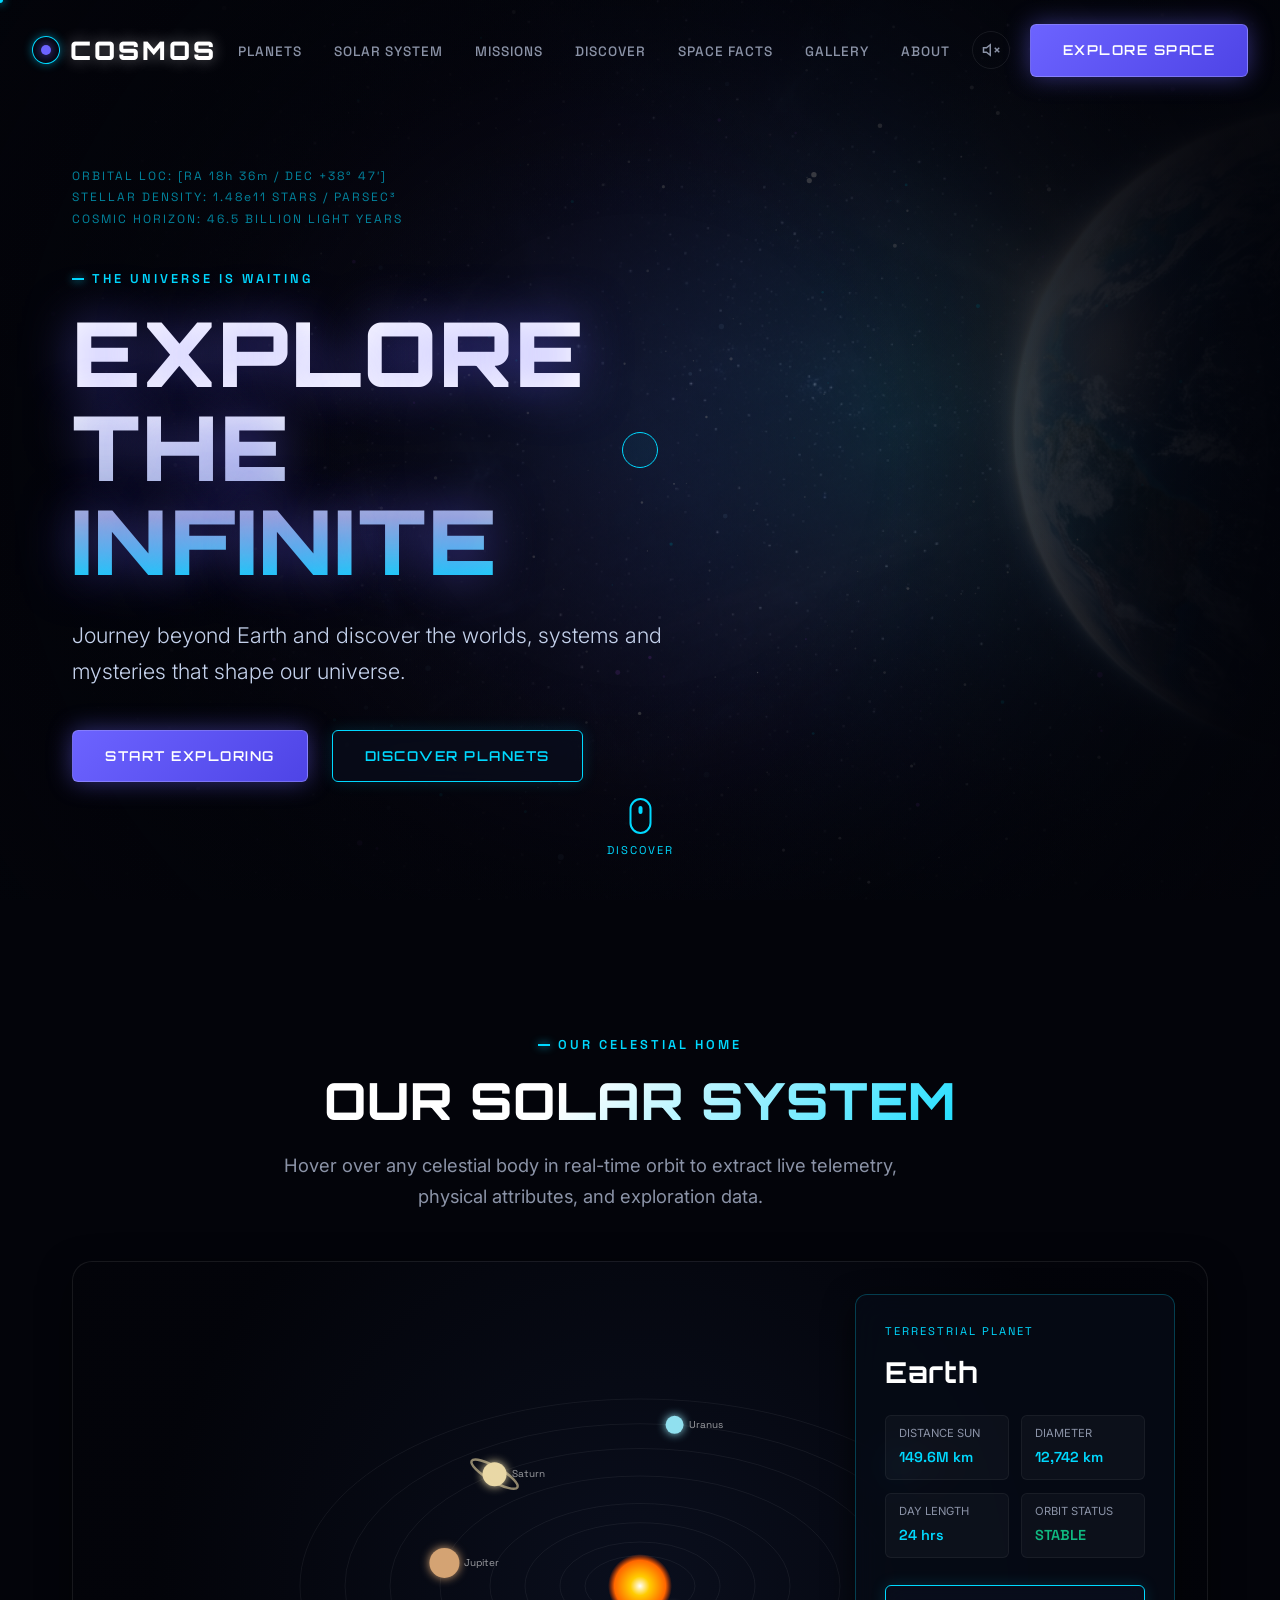
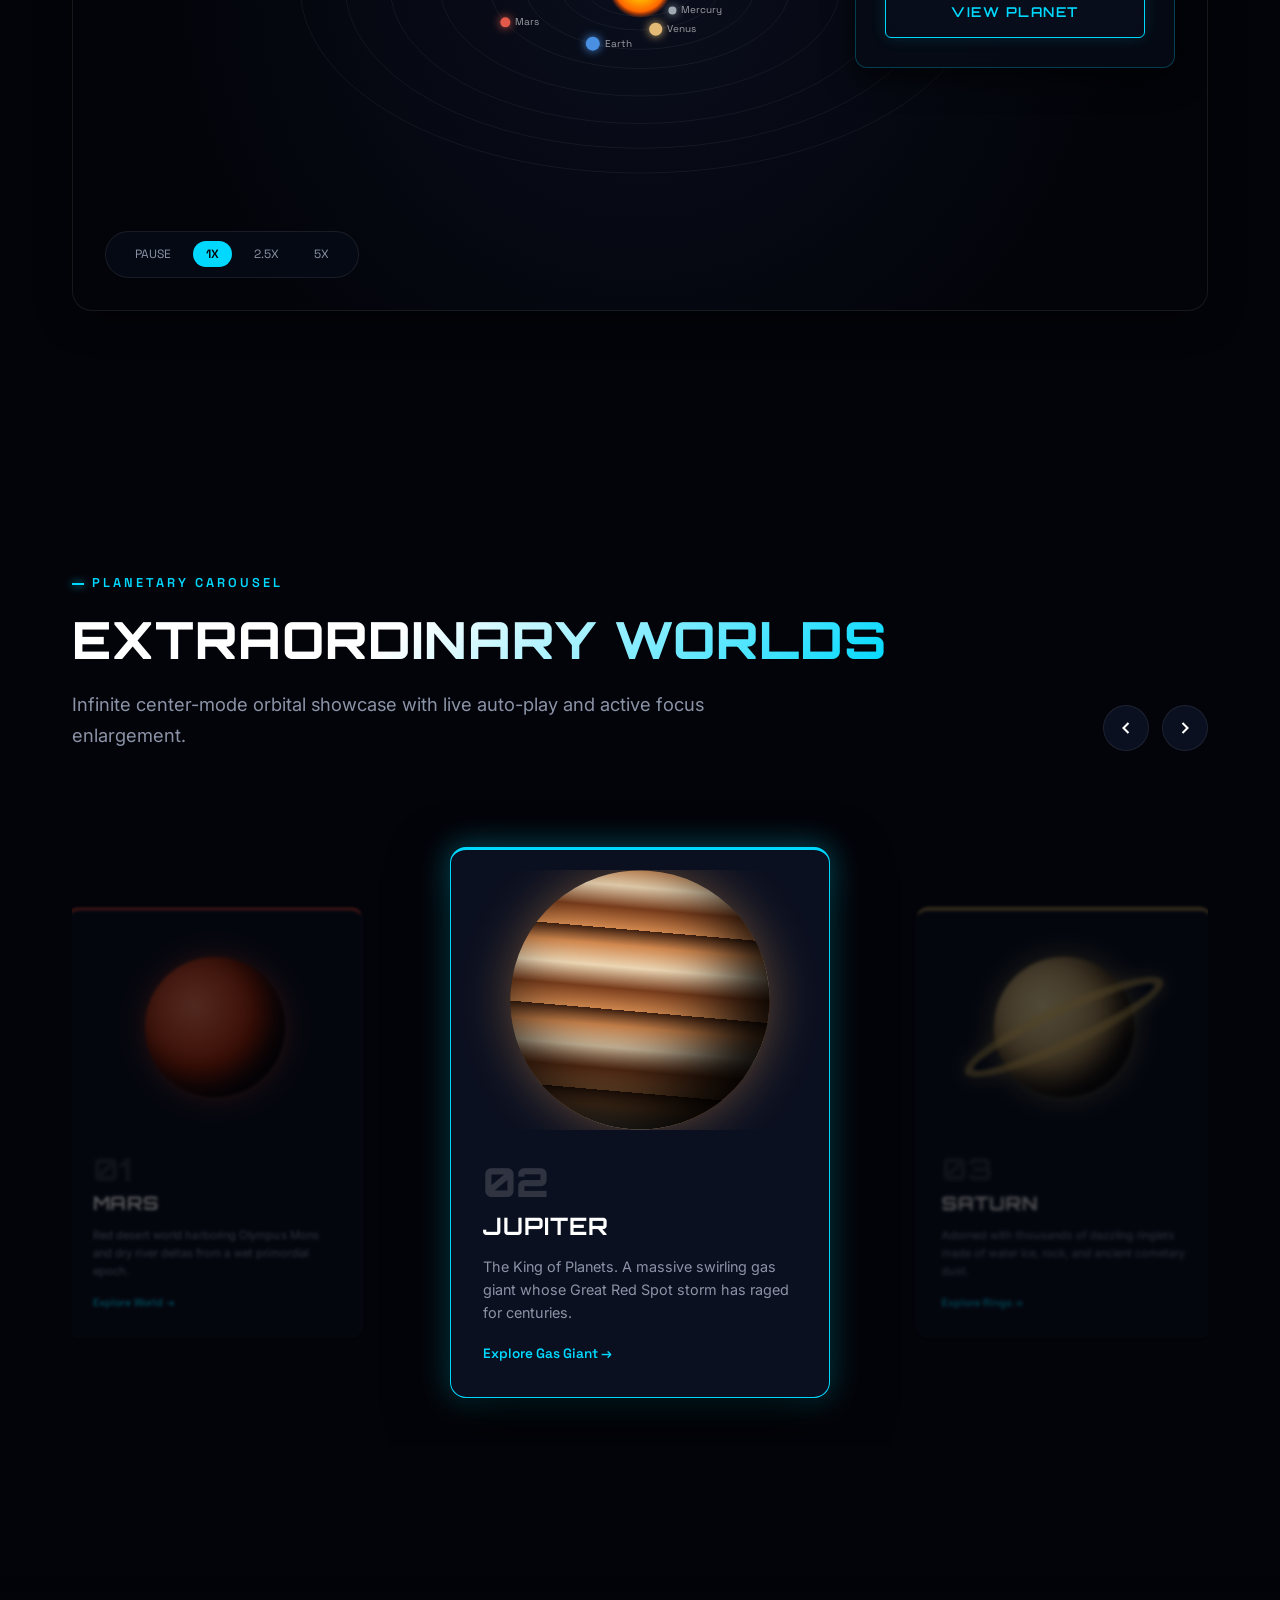
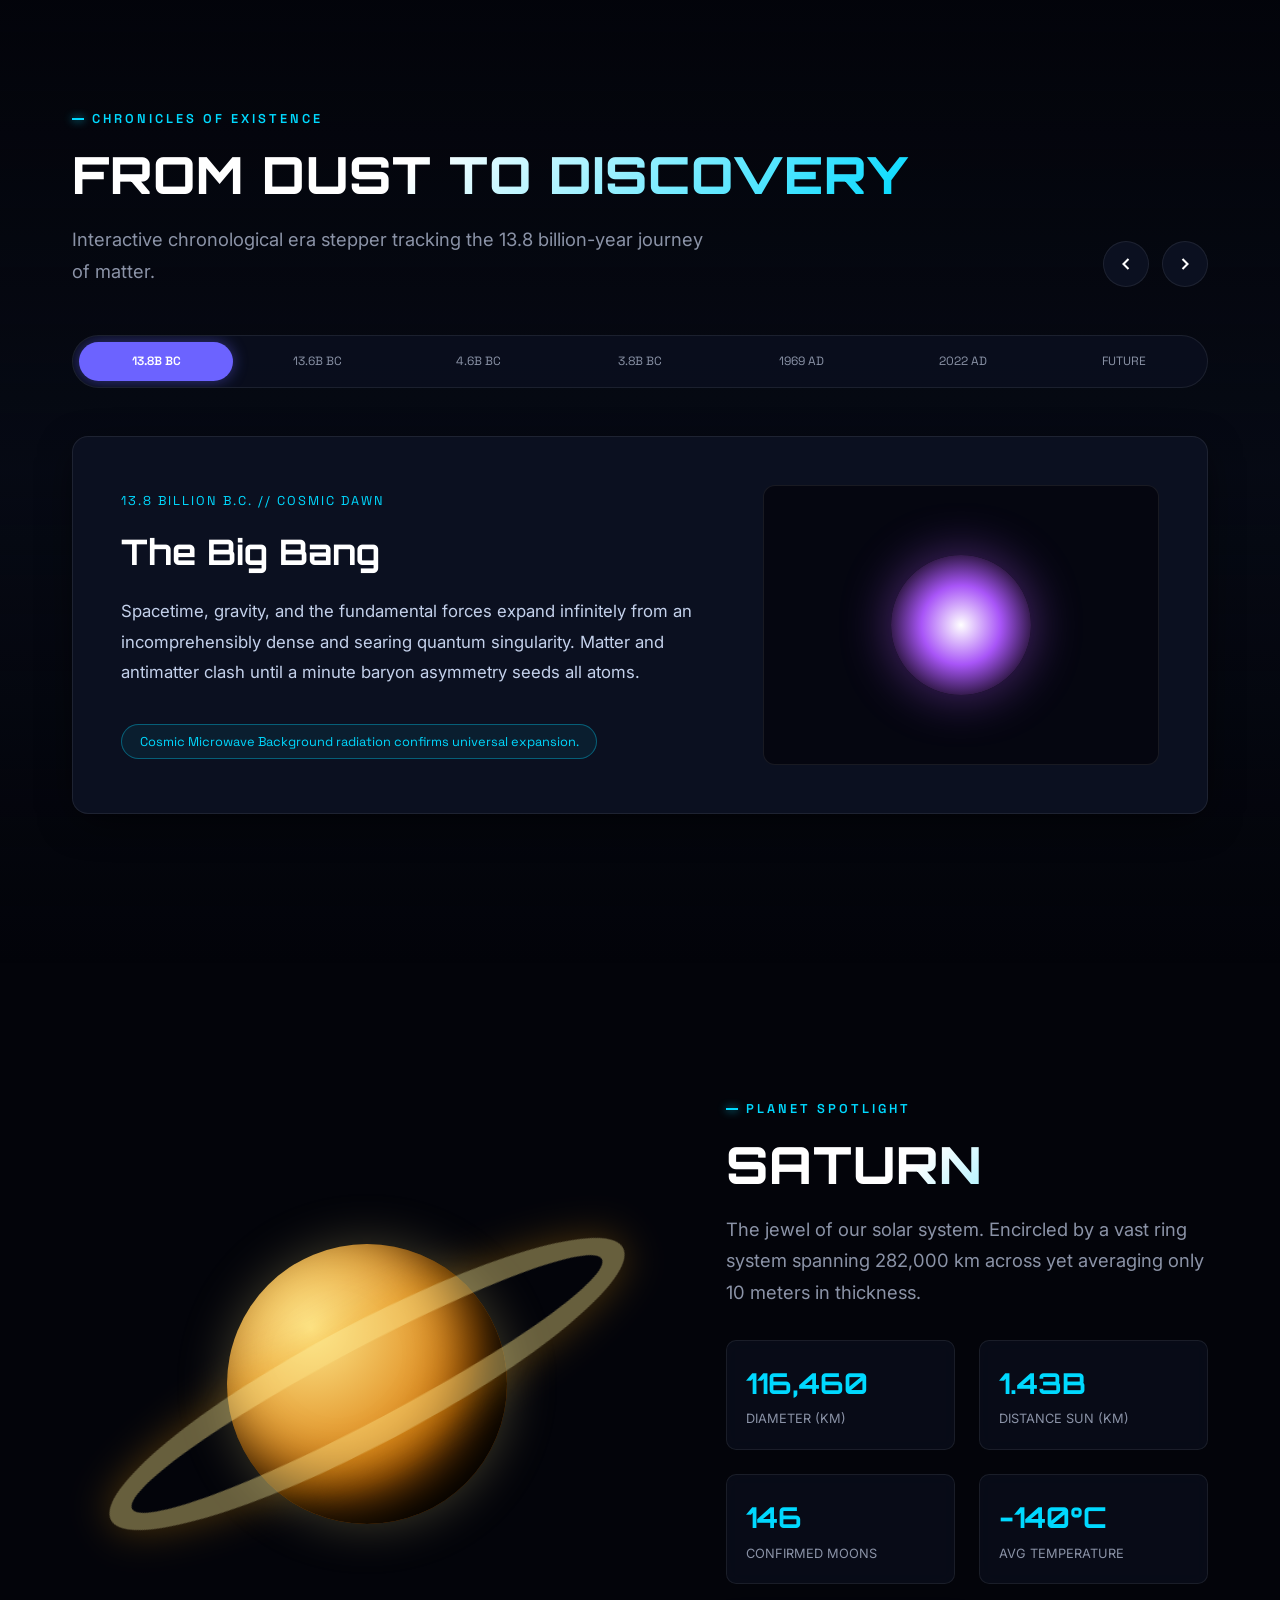
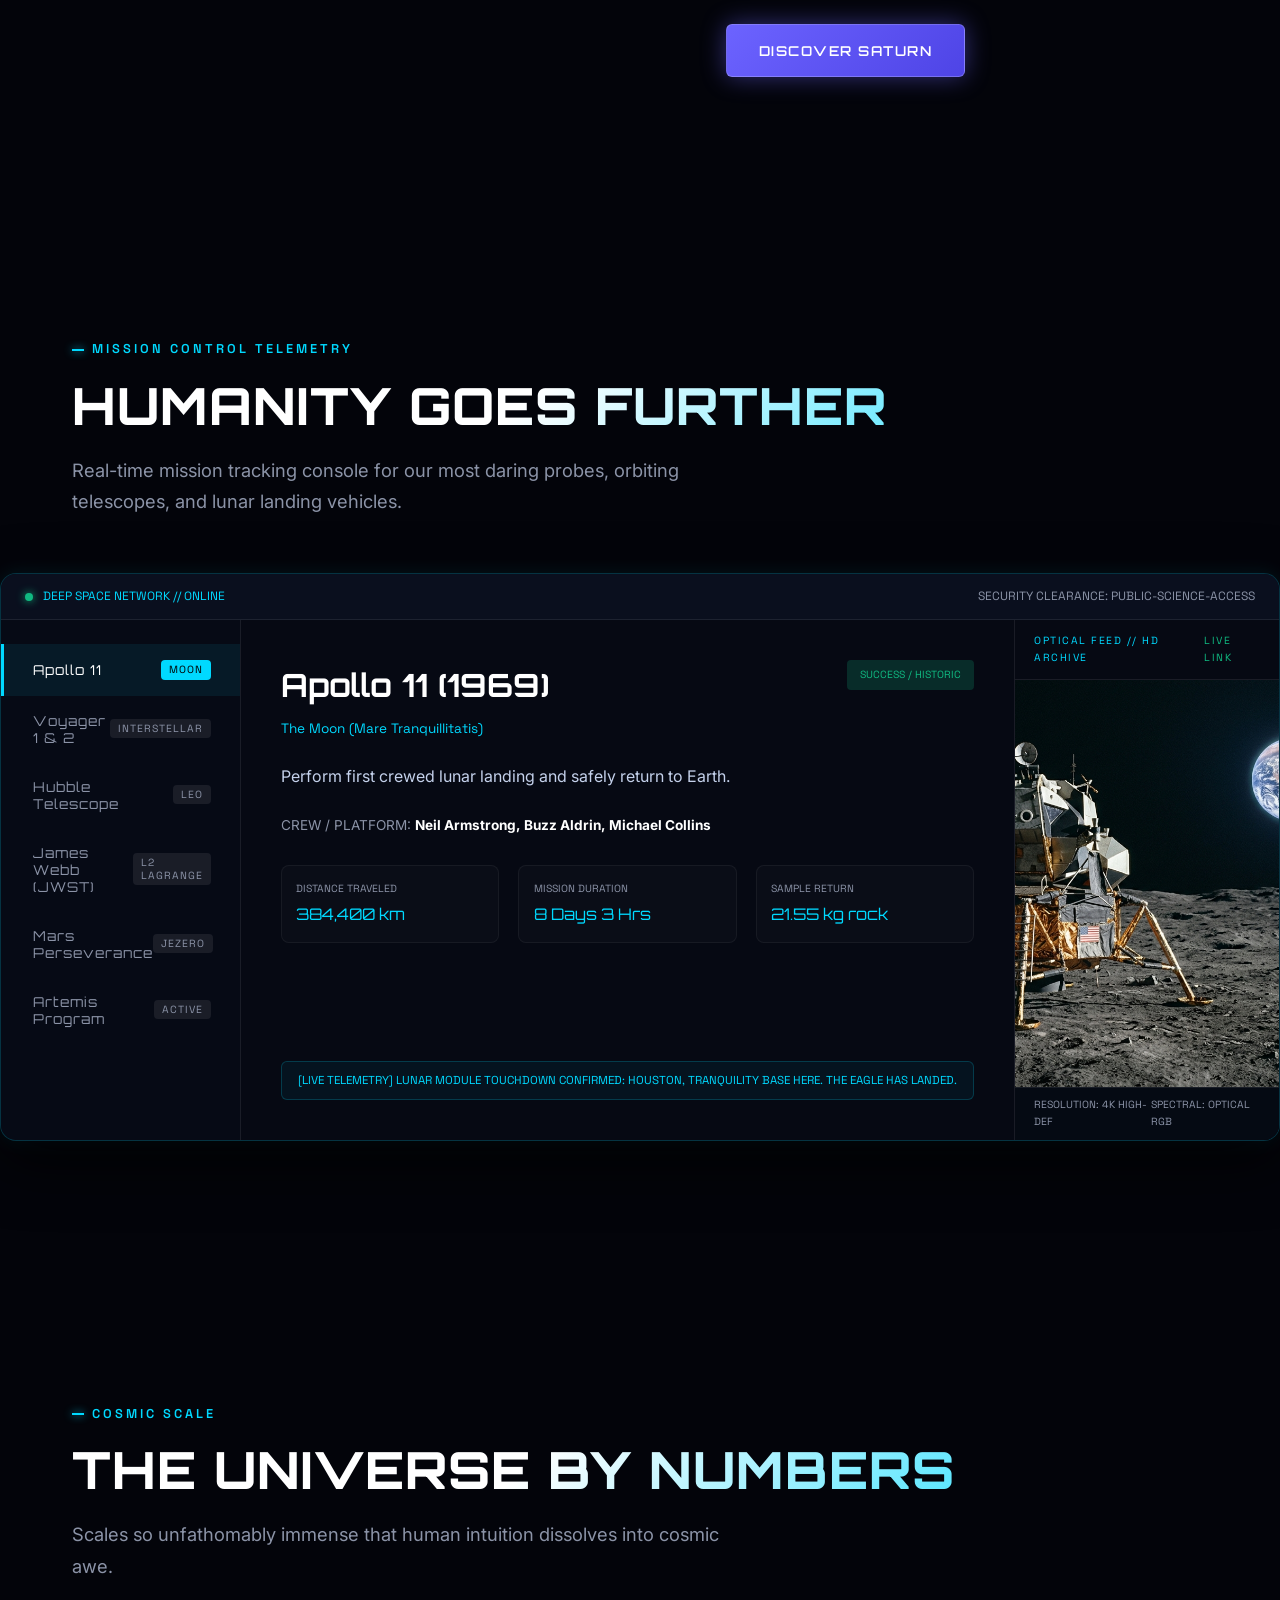
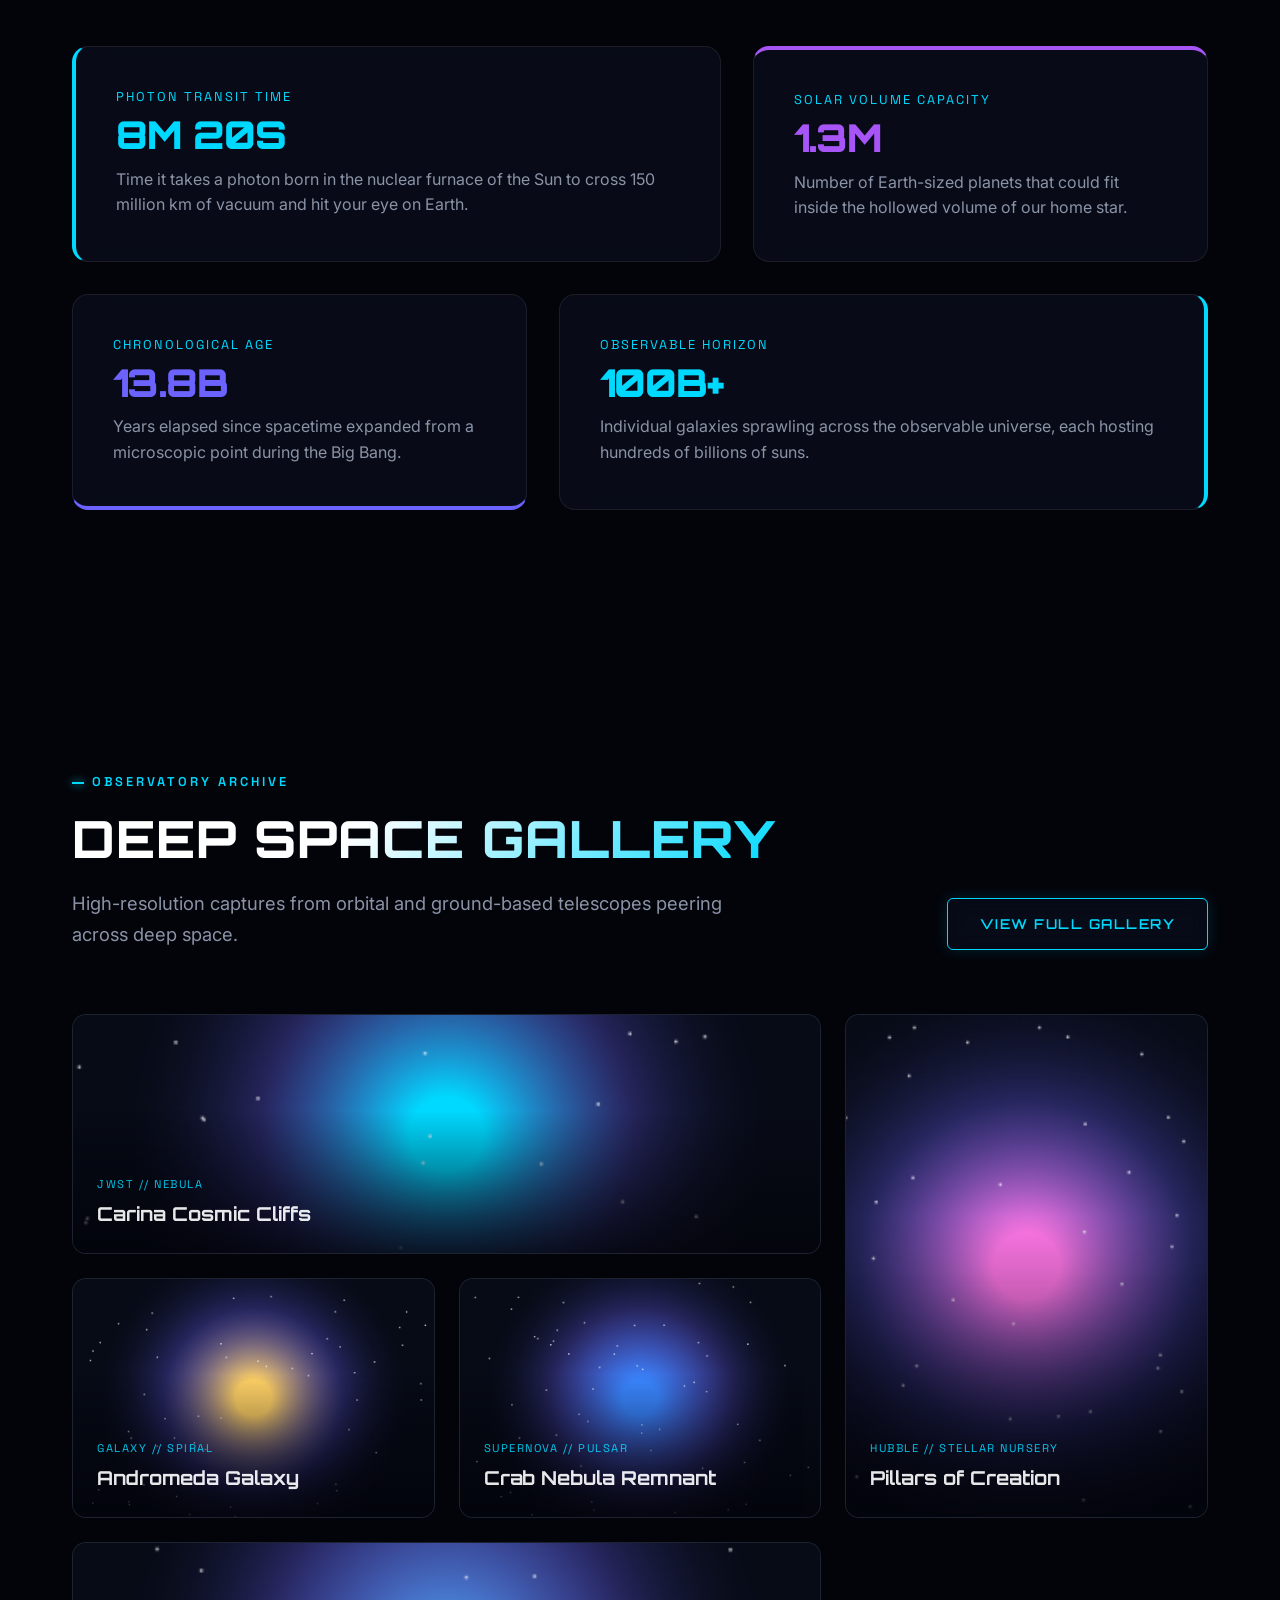
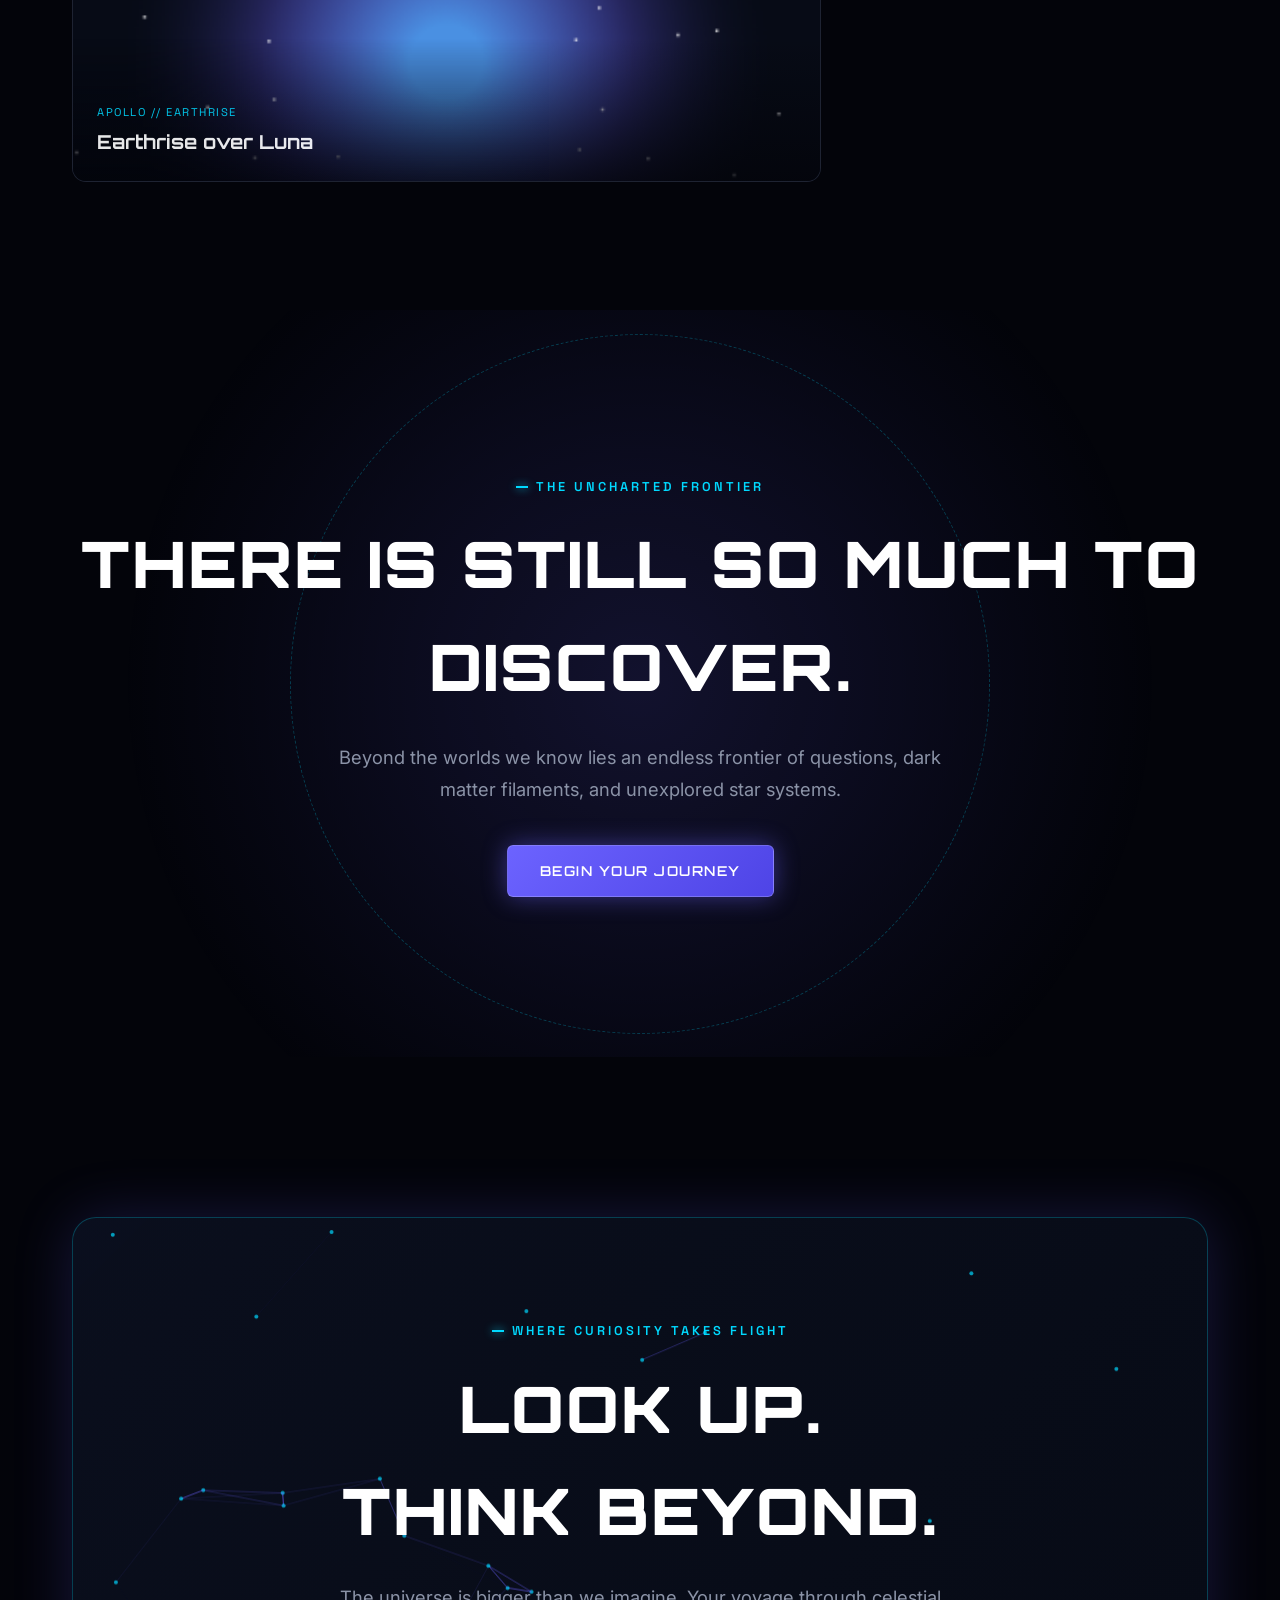
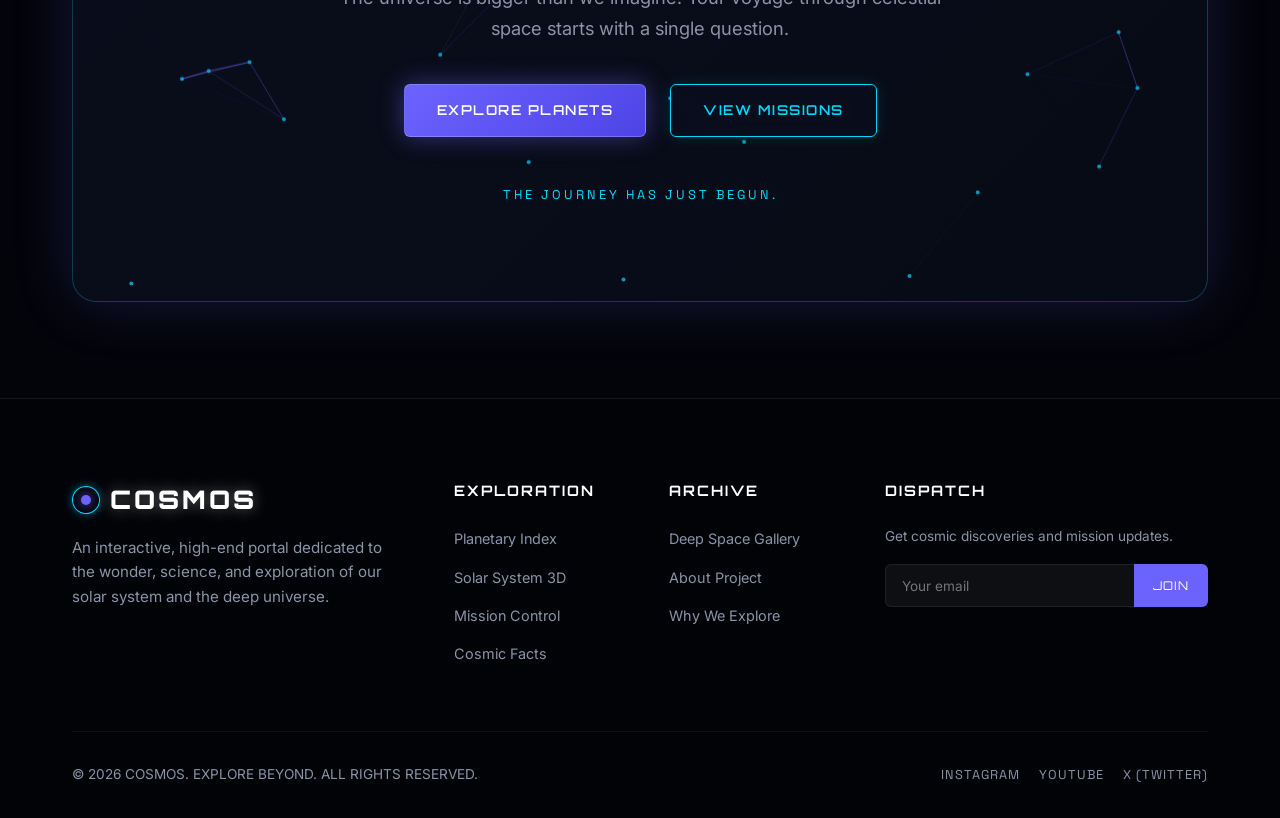
<file: index.html>
<!DOCTYPE html>
<html lang="en" data-theme="dark">
<head>
  <meta charset="UTF-8" />
  <meta name="viewport" content="width=device-width, initial-scale=1.0" />
  <meta name="description" content="Journey beyond Earth and discover the worlds, systems and mysteries that shape our universe." />
  <title>COSMOS – Explore the Infinite</title>
  <link rel="preconnect" href="https://fonts.googleapis.com" />
  <link rel="preconnect" href="https://fonts.gstatic.com" crossorigin />
  <link rel="stylesheet" href="css/designTokens.css" />
  <link rel="stylesheet" href="css/main.css" />
  <link rel="stylesheet" href="css/homepage.css" />
  <link rel="stylesheet" href="css/inner-pages.css" />
  <link rel="stylesheet" href="css/responsive.css" />
</head>
<body>
  <canvas id="starfield-canvas"></canvas>
  <div class="cosmic-vignette"></div>


  <header class="site-header" id="site-header">
    <div class="nav-container">
      <a href="index.html" class="logo-brand">
        <div class="logo-icon"><div class="logo-orbit"></div><div class="logo-core"></div></div>
        <span class="logo-text">COSMOS</span>
      </a>
      <nav class="main-nav">
        <ul class="nav-links">
          <li><a href="planets.html" class="">Planets</a></li>
          <li><a href="solar-system.html" class="">Solar System</a></li>
          <li><a href="missions.html" class="">Missions</a></li>
          <li><a href="index.html#section-featured">Discover</a></li>
          <li><a href="space-facts.html" class="">Space Facts</a></li>
          <li><a href="gallery.html" class="">Gallery</a></li>
          <li><a href="about.html" class="">About</a></li>
        </ul>
      </nav>
      <div class="header-actions">
        <button class="audio-toggle-btn" aria-label="Toggle Ambient Sound" title="Cosmic Ambient Sound">
          <svg width="18" height="18" viewBox="0 0 24 24" fill="none" stroke="currentColor" stroke-width="2"><polygon points="11 5 6 9 2 9 2 15 6 15 11 19 11 5"></polygon><line x1="23" y1="9" x2="17" y2="15"></line><line x1="17" y1="9" x2="23" y2="15"></line></svg>
        </button>
        <a href="solar-system.html" class="btn btn-primary btn-glow">EXPLORE SPACE</a>
        <button class="mobile-nav-toggle" aria-label="Open Menu"><span class="hamburger-line"></span><span class="hamburger-line"></span><span class="hamburger-line"></span></button>
      </div>
    </div>
  </header>
  <div class="mobile-menu-drawer">
    <ul class="mobile-nav-links">
      <li><a href="index.html" class="active">Home</a></li>
      <li><a href="planets.html" class="">Planets</a></li>
      <li><a href="solar-system.html" class="">Solar System</a></li>
      <li><a href="missions.html" class="">Missions</a></li>
      <li><a href="space-facts.html" class="">Space Facts</a></li>
      <li><a href="gallery.html" class="">Gallery</a></li>
      <li><a href="about.html" class="">About</a></li>
    </ul>
    <div style="margin-top: 2rem;"><a href="solar-system.html" class="btn btn-primary" style="width:100%;">LAUNCH SIMULATION</a></div>
  </div>

<main>
  <!-- SECTION 01: CINEMATIC HERO -->
  <section class="hero-section" id="section-hero">
    <div class="hero-backdrop-container">
      <canvas id="hero-nebula-canvas"></canvas>
      <div class="hero-vignette-overlay"></div>
    </div>
    <div class="container hero-container">
      <div class="hero-hud-telemetry">
        <div>ORBITAL LOC: [RA 18h 36m / DEC +38° 47′]</div>
        <div>STELLAR DENSITY: 1.48e11 STARS / PARSEC³</div>
        <div>COSMIC HORIZON: 46.5 BILLION LIGHT YEARS</div>
      </div>
      <div class="hero-content">
        <span class="eyebrow">THE UNIVERSE IS WAITING</span>
        <h1 class="hero-title">EXPLORE THE<br />INFINITE</h1>
        <p class="hero-lead">
          Journey beyond Earth and discover the worlds, systems and mysteries that shape our universe.
        </p>
        <div class="hero-cta-group">
          <a href="#section-orbit" class="btn btn-primary btn-glow">START EXPLORING</a>
          <a href="planets.html" class="btn btn-secondary">DISCOVER PLANETS</a>
        </div>
      </div>
    </div>
    <a href="#section-orbit" class="hero-scroll-indicator" aria-label="Scroll to exploration">
      <div class="scroll-mouse-icon"><div class="scroll-wheel"></div></div>
      <span>DISCOVER</span>
    </a>
  </section>

  <!-- SECTION 02: SOLAR SYSTEM INTERACTIVE ORBIT -->
  <section class="orbit-section" id="section-orbit">
    <div class="container">
      <div class="orbit-header-wrapper">
        <span class="eyebrow">OUR CELESTIAL HOME</span>
        <h2 class="section-title">OUR SOLAR SYSTEM</h2>
        <p class="section-lead">
          Hover over any celestial body in real-time orbit to extract live telemetry, physical attributes, and exploration data.
        </p>
      </div>
      <div class="orbit-stage-container">
        <canvas id="orbit-canvas"></canvas>
        <div class="orbit-speed-controls">
          <button class="orbit-ctrl-btn" data-speed="pause">PAUSE</button>
          <button class="orbit-ctrl-btn active" data-speed="1">1X</button>
          <button class="orbit-ctrl-btn" data-speed="2.5">2.5X</button>
          <button class="orbit-ctrl-btn" data-speed="5">5X</button>
        </div>
        <div class="orbit-hud-panel" id="orbit-hud-panel">
          <div class="orbit-hud-badge" id="hud-planet-type">Terrestrial Planet</div>
          <h3 class="orbit-hud-name" id="hud-planet-name">Earth</h3>
          <div class="orbit-data-grid">
            <div class="orbit-data-item">
              <div class="orbit-data-label">Distance Sun</div>
              <div class="orbit-data-val" id="hud-planet-dist">149.6M km</div>
            </div>
            <div class="orbit-data-item">
              <div class="orbit-data-label">Diameter</div>
              <div class="orbit-data-val" id="hud-planet-dia">12,742 km</div>
            </div>
            <div class="orbit-data-item">
              <div class="orbit-data-label">Day Length</div>
              <div class="orbit-data-val" id="hud-planet-day">24 hrs</div>
            </div>
            <div class="orbit-data-item">
              <div class="orbit-data-label">Orbit Status</div>
              <div class="orbit-data-val" style="color:#10b981;">STABLE</div>
            </div>
          </div>
          <a href="planets.html" class="btn btn-secondary" style="width: 100%; margin-top: 0.5rem;">VIEW PLANET</a>
        </div>
      </div>
    </div>
  </section>

  <!-- SECTION 03: FEATURED WORLDS (CENTER-MODE SLIDER) -->
  <section class="featured-worlds-section" id="section-featured">
    <div class="container">
      <div class="section-slider-header">
        <div>
          <span class="eyebrow">PLANETARY CAROUSEL</span>
          <h2 class="section-title">EXTRAORDINARY WORLDS</h2>
          <p class="section-lead">
            Infinite center-mode orbital showcase with live auto-play and active focus enlargement.
          </p>
        </div>
        <div class="slider-nav-arrows">
          <button class="slider-arrow-btn" id="worlds-prev-btn" aria-label="Previous Planet">
            <svg width="20" height="20" viewBox="0 0 24 24" fill="none" stroke="currentColor" stroke-width="2.5"><polyline points="15 18 9 12 15 6"></polyline></svg>
          </button>
          <button class="slider-arrow-btn" id="worlds-next-btn" aria-label="Next Planet">
            <svg width="20" height="20" viewBox="0 0 24 24" fill="none" stroke="currentColor" stroke-width="2.5"><polyline points="9 18 15 12 9 6"></polyline></svg>
          </button>
        </div>
      </div>

      <div class="center-mode-slider-viewport" id="worlds-slider-viewport">
        <div class="center-mode-slider-track" id="worlds-slider-track">
          <!-- Slide 1: Mars -->
          <div class="world-center-slide" data-index="0">
            <div class="world-editorial-card world-card-mars">
              <div class="world-card-visual"><div class="world-planet-sphere mars-sphere"></div></div>
              <div class="world-card-body">
                <span class="world-card-num">01</span>
                <h3 class="world-card-name">MARS</h3>
                <p class="world-card-desc">Red desert world harboring Olympus Mons and dry river deltas from a wet primordial epoch.</p>
                <a href="planets.html" class="world-card-arrow">Explore World &rarr;</a>
              </div>
            </div>
          </div>

          <!-- Slide 2: Jupiter -->
          <div class="world-center-slide" data-index="1">
            <div class="world-editorial-card world-card-jupiter">
              <div class="world-card-visual"><div class="world-planet-sphere jupiter-sphere"></div></div>
              <div class="world-card-body">
                <span class="world-card-num">02</span>
                <h3 class="world-card-name">JUPITER</h3>
                <p class="world-card-desc">The King of Planets. A massive swirling gas giant whose Great Red Spot storm has raged for centuries.</p>
                <a href="planets.html" class="world-card-arrow">Explore Gas Giant &rarr;</a>
              </div>
            </div>
          </div>

          <!-- Slide 3: Saturn -->
          <div class="world-center-slide" data-index="2">
            <div class="world-editorial-card world-card-saturn">
              <div class="world-card-visual">
                <div class="world-planet-sphere saturn-sphere"></div>
                <div class="saturn-ring-decor"></div>
              </div>
              <div class="world-card-body">
                <span class="world-card-num">03</span>
                <h3 class="world-card-name">SATURN</h3>
                <p class="world-card-desc">Adorned with thousands of dazzling ringlets made of water ice, rock, and ancient cometary dust.</p>
                <a href="planets.html" class="world-card-arrow">Explore Rings &rarr;</a>
              </div>
            </div>
          </div>

          <!-- Slide 4: Neptune -->
          <div class="world-center-slide" data-index="3">
            <div class="world-editorial-card world-card-neptune">
              <div class="world-card-visual"><div class="world-planet-sphere neptune-sphere"></div></div>
              <div class="world-card-body">
                <span class="world-card-num">04</span>
                <h3 class="world-card-name">NEPTUNE</h3>
                <p class="world-card-desc">The outermost giant, engulfed in deep methane-azure hues and freezing winds exceeding 2,100 km/h.</p>
                <a href="planets.html" class="world-card-arrow">Explore Ice Giant &rarr;</a>
              </div>
            </div>
          </div>

          <!-- Slide 5: Venus -->
          <div class="world-center-slide" data-index="4">
            <div class="world-editorial-card" style="border-top: 3px solid #ffd166;">
              <div class="world-card-visual">
                <div class="world-planet-sphere" style="background: radial-gradient(circle at 35% 35%, #ffd166 0%, #e76f51 60%, #582f0e 95%); box-shadow: 0 0 25px rgba(255, 209, 102, 0.4);"></div>
              </div>
              <div class="world-card-body">
                <span class="world-card-num">05</span>
                <h3 class="world-card-name">VENUS</h3>
                <p class="world-card-desc">Earth's toxic twin. Enveloped in runaway greenhouse gases and clouds of sulfuric acid with crushing pressure.</p>
                <a href="planets.html" class="world-card-arrow">Explore Atmosphere &rarr;</a>
              </div>
            </div>
          </div>
        </div>
      </div>
    </div>
  </section>

  <!-- SECTION 04: COSMIC TIMELINE (STEPPER STORYTELLING SLIDER) -->
  <section class="timeline-section" id="section-timeline">
    <div class="container">
      <div class="section-slider-header">
        <div>
          <span class="eyebrow">CHRONICLES OF EXISTENCE</span>
          <h2 class="section-title">FROM DUST TO DISCOVERY</h2>
          <p class="section-lead">
            Interactive chronological era stepper tracking the 13.8 billion-year journey of matter.
          </p>
        </div>
        <div class="slider-nav-arrows">
          <button class="slider-arrow-btn" id="timeline-prev-btn" aria-label="Previous Era">
            <svg width="20" height="20" viewBox="0 0 24 24" fill="none" stroke="currentColor" stroke-width="2.5"><polyline points="15 18 9 12 15 6"></polyline></svg>
          </button>
          <button class="slider-arrow-btn" id="timeline-next-btn" aria-label="Next Era">
            <svg width="20" height="20" viewBox="0 0 24 24" fill="none" stroke="currentColor" stroke-width="2.5"><polyline points="9 18 15 12 9 6"></polyline></svg>
          </button>
        </div>
      </div>

      <!-- Progressive Stepper Bar Indicator -->
      <div class="timeline-stepper-bar" id="timeline-stepper-bar">
        <button class="stepper-step-btn active" data-step="0">13.8B BC</button>
        <button class="stepper-step-btn" data-step="1">13.6B BC</button>
        <button class="stepper-step-btn" data-step="2">4.6B BC</button>
        <button class="stepper-step-btn" data-step="3">3.8B BC</button>
        <button class="stepper-step-btn" data-step="4">1969 AD</button>
        <button class="stepper-step-btn" data-step="5">2022 AD</button>
        <button class="stepper-step-btn" data-step="6">FUTURE</button>
      </div>

      <!-- Timeline Active Stage Viewer -->
      <div class="timeline-stage-viewport">
        <div class="timeline-slides-container" id="timeline-slides-container">
          <!-- Step 0 -->
          <div class="timeline-story-slide active">
            <div class="timeline-story-grid">
              <div class="timeline-story-content">
                <div class="timeline-era-tag">13.8 BILLION B.C. // COSMIC DAWN</div>
                <h3 class="timeline-story-title">The Big Bang</h3>
                <p class="timeline-story-body">
                  Spacetime, gravity, and the fundamental forces expand infinitely from an incomprehensibly dense and searing quantum singularity. Matter and antimatter clash until a minute baryon asymmetry seeds all atoms.
                </p>
                <div class="timeline-fact-pill">Cosmic Microwave Background radiation confirms universal expansion.</div>
              </div>
              <div class="timeline-story-visual">
                <div class="cosmic-singularity-sphere"></div>
              </div>
            </div>
          </div>

          <!-- Step 1 -->
          <div class="timeline-story-slide">
            <div class="timeline-story-grid">
              <div class="timeline-story-content">
                <div class="timeline-era-tag">13.6 BILLION B.C. // REIONIZATION</div>
                <h3 class="timeline-story-title">First Primordial Stars</h3>
                <p class="timeline-story-body">
                  Population III hyper-massive stars ignite in dense hydrogen clouds, fusing light gases into carbon, oxygen, and iron before detonating in cataclysmic pair-instability supernovae.
                </p>
                <div class="timeline-fact-pill">Seeded the barren cosmos with the building blocks of planets.</div>
              </div>
              <div class="timeline-story-visual">
                <div class="cosmic-star-sphere"></div>
              </div>
            </div>
          </div>

          <!-- Step 2 -->
          <div class="timeline-story-slide">
            <div class="timeline-story-grid">
              <div class="timeline-story-content">
                <div class="timeline-era-tag">4.6 BILLION B.C. // ACCRETION DISK</div>
                <h3 class="timeline-story-title">Solar System Birth</h3>
                <p class="timeline-story-body">
                  A molecular cloud collapses in the Orion Spur of the Milky Way, condensing into our Sun and a swirling accretion disk where electrostatic grains collide to form planetesimals.
                </p>
                <div class="timeline-fact-pill">99.86% of total system mass condensed into our home star.</div>
              </div>
              <div class="timeline-story-visual">
                <div class="cosmic-sol-sphere"></div>
              </div>
            </div>
          </div>

          <!-- Step 3 -->
          <div class="timeline-story-slide">
            <div class="timeline-story-grid">
              <div class="timeline-story-content">
                <div class="timeline-era-tag">3.8 BILLION B.C. // BIOSPHERE DAWN</div>
                <h3 class="timeline-story-title">Earliest Terran Life</h3>
                <p class="timeline-story-body">
                  Single-celled extremophiles awaken around deep-sea hydrothermal vents in primordial volcanic oceans. Cyanobacteria begin the Great Oxidation Event, shielding the planet with ozone.
                </p>
                <div class="timeline-fact-pill">The emergence of organic molecular self-replication.</div>
              </div>
              <div class="timeline-story-visual">
                <div class="cosmic-earth-sphere"></div>
              </div>
            </div>
          </div>

          <!-- Step 4 -->
          <div class="timeline-story-slide">
            <div class="timeline-story-grid">
              <div class="timeline-story-content">
                <div class="timeline-era-tag">1969 A.D. // SPACE AGE</div>
                <h3 class="timeline-story-title">First Lunar Footstep</h3>
                <p class="timeline-story-body">
                  Apollo 11 touches down on the Sea of Tranquility. Humanity sets physical boot-prints on another celestial world for the first time in planetary history.
                </p>
                <div class="timeline-fact-pill">"One small step for man, one giant leap for mankind."</div>
              </div>
              <div class="timeline-story-visual">
                <img src="assets/apollo.jpg" alt="Apollo 11 on the Moon" class="timeline-story-img" />
              </div>
            </div>
          </div>

          <!-- Step 5 -->
          <div class="timeline-story-slide">
            <div class="timeline-story-grid">
              <div class="timeline-story-content">
                <div class="timeline-era-tag">2022 A.D. // DEEP INFRARED</div>
                <h3 class="timeline-story-title">JWST Cosmic Dawn</h3>
                <p class="timeline-story-body">
                  James Webb Space Telescope unfurls its 6.5-meter gold mirror at L2, capturing the earliest proto-galaxies ever imaged and analyzing exoplanetary atmospheres for water vapor.
                </p>
                <div class="timeline-fact-pill">Resolving light emitted just 300 million years after the Big Bang.</div>
              </div>
              <div class="timeline-story-visual">
                <img src="assets/jameswebb.jpg" alt="James Webb Space Telescope" class="timeline-story-img" />
              </div>
            </div>
          </div>

          <!-- Step 6 -->
          <div class="timeline-story-slide">
            <div class="timeline-story-grid">
              <div class="timeline-story-content">
                <div class="timeline-era-tag">THE FUTURE // MULTI-PLANETARY</div>
                <h3 class="timeline-story-title">Interstellar Frontier</h3>
                <p class="timeline-story-body">
                  Permanent surface laboratories on the Moon and Mars, followed by robotic lightsail micro-probes launched toward Alpha Centauri at 20% the speed of light.
                </p>
                <div class="timeline-fact-pill">The dawn of an interstellar multi-planetary civilization.</div>
              </div>
              <div class="timeline-story-visual">
                <img src="assets/voyager.jpg" alt="Interstellar Voyager" class="timeline-story-img" />
              </div>
            </div>
          </div>
        </div>
      </div>
    </div>
  </section>

  <!-- SECTION 05: PLANET SPOTLIGHT (SATURN) -->
  <section class="spotlight-section" id="section-spotlight">
    <div class="container">
      <div class="spotlight-split-wrapper">
        <div class="spotlight-visual-stage">
          <div class="spotlight-saturn-planet"></div>
          <div class="spotlight-saturn-rings-outer"></div>
        </div>
        <div class="spotlight-content-column">
          <span class="eyebrow">PLANET SPOTLIGHT</span>
          <h2 class="section-title">SATURN</h2>
          <p class="section-lead" style="margin-bottom: 1.5rem;">
            The jewel of our solar system. Encircled by a vast ring system spanning 282,000 km across yet averaging only 10 meters in thickness.
          </p>
          <div class="spotlight-stat-grid">
            <div class="spotlight-stat-box">
              <div class="spotlight-stat-num">116,460</div>
              <div class="spotlight-stat-label">Diameter (KM)</div>
            </div>
            <div class="spotlight-stat-box">
              <div class="spotlight-stat-num">1.43B</div>
              <div class="spotlight-stat-label">Distance Sun (KM)</div>
            </div>
            <div class="spotlight-stat-box">
              <div class="spotlight-stat-num">146</div>
              <div class="spotlight-stat-label">Confirmed Moons</div>
            </div>
            <div class="spotlight-stat-box">
              <div class="spotlight-stat-num">-140°C</div>
              <div class="spotlight-stat-label">Avg Temperature</div>
            </div>
          </div>
          <a href="planets.html" class="btn btn-primary btn-glow">DISCOVER SATURN</a>
        </div>
      </div>
    </div>
  </section>

  <!-- SECTION 06: SPACE MISSIONS -->
  <section class="missions-section" id="section-missions">
    <div class="container missions-header">
      <span class="eyebrow">MISSION CONTROL TELEMETRY</span>
      <h2 class="section-title">HUMANITY GOES FURTHER</h2>
      <p class="section-lead">
        Real-time mission tracking console for our most daring probes, orbiting telescopes, and lunar landing vehicles.
      </p>
    </div>
    <div class="mission-console-frame">
        <div class="console-topbar">
          <div class="console-status-indicator">
            <span class="live-beacon-dot"></span>
            <span>DEEP SPACE NETWORK // ONLINE</span>
          </div>
          <div style="color: var(--text-muted);">SECURITY CLEARANCE: PUBLIC-SCIENCE-ACCESS</div>
        </div>
        <div class="console-layout-grid">
          <nav class="console-mission-nav">
            <button class="mission-tab-item active" data-mission="apollo11">
              <span>Apollo 11</span>
              <span class="mission-badge-status">MOON</span>
            </button>
            <button class="mission-tab-item" data-mission="voyager">
              <span>Voyager 1 & 2</span>
              <span class="mission-badge-status">INTERSTELLAR</span>
            </button>
            <button class="mission-tab-item" data-mission="hubble">
              <span>Hubble Telescope</span>
              <span class="mission-badge-status">LEO</span>
            </button>
            <button class="mission-tab-item" data-mission="jameswebb">
              <span>James Webb (JWST)</span>
              <span class="mission-badge-status">L2 LAGRANGE</span>
            </button>
            <button class="mission-tab-item" data-mission="marsrover">
              <span>Mars Perseverance</span>
              <span class="mission-badge-status">JEZERO</span>
            </button>
            <button class="mission-tab-item" data-mission="artemis">
              <span>Artemis Program</span>
              <span class="mission-badge-status">ACTIVE</span>
            </button>
          </nav>
          <div class="console-main-feed">
            <div>
              <div class="mission-feed-header">
                <div>
                  <h3 class="mission-title-big" id="mission-title">Apollo 11 (1969)</h3>
                  <p style="color: var(--secondary); font-family: var(--font-mono); font-size: 0.85rem;" id="mission-dest">
                    The Moon (Mare Tranquillitatis)
                  </p>
                </div>
                <span class="mission-badge-status" style="padding: 0.4rem 0.8rem; background: rgba(16, 185, 129, 0.2); color: #10b981;" id="mission-status-badge">
                  SUCCESS / HISTORIC
                </span>
              </div>
              <p style="color: #c4d1eb; line-height: 1.7; margin-bottom: 1.5rem;" id="mission-objective">
                Perform first crewed lunar landing and safely return to Earth.
              </p>
              <div style="font-size: 0.85rem; color: var(--text-muted); margin-bottom: 1.5rem;">
                CREW / PLATFORM: <strong style="color: #fff;" id="mission-crew">Neil Armstrong, Buzz Aldrin, Michael Collins</strong>
              </div>
              <div class="mission-telemetry-grid">
                <div class="telemetry-cell">
                  <div class="telemetry-label" id="tel-1-label">Distance Traveled</div>
                  <div class="telemetry-value" id="tel-1-val">384,400 km</div>
                </div>
                <div class="telemetry-cell">
                  <div class="telemetry-label" id="tel-2-label">Mission Duration</div>
                  <div class="telemetry-value" id="tel-2-val">8 Days 3 Hrs</div>
                </div>
                <div class="telemetry-cell">
                  <div class="telemetry-label" id="tel-3-label">Sample Return</div>
                  <div class="telemetry-value" id="tel-3-val">21.55 kg rock</div>
                </div>
              </div>
            </div>
            <div class="telemetry-ticker-bar" id="mission-log-stream">
              [LIVE TELEMETRY] LUNAR MODULE TOUCHDOWN CONFIRMED: HOUSTON, TRANQUILITY BASE HERE. THE EAGLE HAS LANDED.
            </div>
          </div>

          <!-- HD Mission Image Visual Stage on Right Side -->
          <div class="console-media-stage">
            <div class="media-frame-hud">
              <span class="media-hud-tag">OPTICAL FEED // HD ARCHIVE</span>
              <span class="media-hud-status">LIVE LINK</span>
            </div>
            <img id="mission-feed-img" src="assets/apollo.jpg" alt="Apollo 11 Lunar Mission" class="console-hd-img" />
            <div class="media-frame-footer">
              <span>RESOLUTION: 4K HIGH-DEF</span>
              <span>SPECTRAL: OPTICAL RGB</span>
            </div>
          </div>
        </div>
      </div>
    </div>
  </section>

  <!-- SECTION 07: SPACE FACTS -->
  <section class="facts-scatter-section" id="section-facts">
    <div class="container">
      <span class="eyebrow">COSMIC SCALE</span>
      <h2 class="section-title">THE UNIVERSE BY NUMBERS</h2>
      <p class="section-lead">
        Scales so unfathomably immense that human intuition dissolves into cosmic awe.
      </p>
      <div class="facts-scatter-canvas">
        <div class="fact-scatter-item fact-box-1">
          <div class="fact-scatter-label">PHOTON TRANSIT TIME</div>
          <div class="fact-massive-number" style="color: var(--secondary);">8M 20S</div>
          <p class="fact-scatter-desc">Time it takes a photon born in the nuclear furnace of the Sun to cross 150 million km of vacuum and hit your eye on Earth.</p>
        </div>
        <div class="fact-scatter-item fact-box-2">
          <div class="fact-scatter-label">SOLAR VOLUME CAPACITY</div>
          <div class="fact-massive-number" style="color: var(--accent);">1.3M</div>
          <p class="fact-scatter-desc">Number of Earth-sized planets that could fit inside the hollowed volume of our home star.</p>
        </div>
        <div class="fact-scatter-item fact-box-3">
          <div class="fact-scatter-label">CHRONOLOGICAL AGE</div>
          <div class="fact-massive-number" style="color: var(--primary);">13.8B</div>
          <p class="fact-scatter-desc">Years elapsed since spacetime expanded from a microscopic point during the Big Bang.</p>
        </div>
        <div class="fact-scatter-item fact-box-4">
          <div class="fact-scatter-label">OBSERVABLE HORIZON</div>
          <div class="fact-massive-number" style="color: var(--secondary);">100B+</div>
          <p class="fact-scatter-desc">Individual galaxies sprawling across the observable universe, each hosting hundreds of billions of suns.</p>
        </div>
      </div>
    </div>
  </section>

  <!-- SECTION 08: DEEP SPACE GALLERY -->
  <section class="gallery-section" id="section-gallery">
    <div class="container">
      <div style="display: flex; justify-content: space-between; align-items: flex-end; flex-wrap: wrap; gap: 1.5rem;">
        <div>
          <span class="eyebrow">OBSERVATORY ARCHIVE</span>
          <h2 class="section-title">DEEP SPACE GALLERY</h2>
          <p class="section-lead">
            High-resolution captures from orbital and ground-based telescopes peering across deep space.
          </p>
        </div>
        <a href="gallery.html" class="btn btn-secondary">VIEW FULL GALLERY</a>
      </div>
      <div class="gallery-mosaic-grid">
        <div class="gallery-mosaic-item gallery-span-wide" data-title="Carina Cosmic Cliffs" data-desc="Stellar nursery captured by James Webb Space Telescope in infrared wavelengths." data-theme="cyan">
          <canvas class="gallery-thumb-canvas" data-color="#00d9ff"></canvas>
          <div class="gallery-overlay-badge">
            <span class="gallery-cat-pill">JWST // NEBULA</span>
            <h4 class="gallery-item-title">Carina Cosmic Cliffs</h4>
          </div>
        </div>
        <div class="gallery-mosaic-item gallery-span-tall" data-title="Pillars of Creation" data-desc="Towering columns of interstellar gas and dust in the Eagle Nebula, M16." data-theme="magenta">
          <canvas class="gallery-thumb-canvas" data-color="#ff77e6"></canvas>
          <div class="gallery-overlay-badge">
            <span class="gallery-cat-pill">HUBBLE // STELLAR NURSERY</span>
            <h4 class="gallery-item-title">Pillars of Creation</h4>
          </div>
        </div>
        <div class="gallery-mosaic-item" data-title="Andromeda Galaxy (M31)" data-desc="Our neighboring spiral galaxy, destined to collide with the Milky Way in 4.5 billion years." data-theme="gold">
          <canvas class="gallery-thumb-canvas" data-color="#ffd166"></canvas>
          <div class="gallery-overlay-badge">
            <span class="gallery-cat-pill">GALAXY // SPIRAL</span>
            <h4 class="gallery-item-title">Andromeda Galaxy</h4>
          </div>
        </div>
        <div class="gallery-mosaic-item" data-title="Crab Nebula Supernova Remnant" data-desc="Expanding blast wave from a star observed exploding in 1054 A.D. by astronomers." data-theme="cyan">
          <canvas class="gallery-thumb-canvas" data-color="#3a86ff"></canvas>
          <div class="gallery-overlay-badge">
            <span class="gallery-cat-pill">SUPERNOVA // PULSAR</span>
            <h4 class="gallery-item-title">Crab Nebula Remnant</h4>
          </div>
        </div>
        <div class="gallery-mosaic-item gallery-span-wide" data-title="Earth & Moon Horizon" data-desc="The iconic Blue Marble rising over the craters of the lunar surface." data-theme="cyan">
          <canvas class="gallery-thumb-canvas" data-color="#4a90e2"></canvas>
          <div class="gallery-overlay-badge">
            <span class="gallery-cat-pill">APOLLO // EARTHRISE</span>
            <h4 class="gallery-item-title">Earthrise over Luna</h4>
          </div>
        </div>
      </div>
    </div>
  </section>

  <!-- Lightbox Modal -->
  <div class="lightbox-modal" id="gallery-lightbox-modal">
    <div class="lightbox-content-box">
      <button class="lightbox-close-btn" id="lightbox-close-btn">&times;</button>
      <canvas class="lightbox-view-canvas" id="lightbox-render-canvas"></canvas>
      <div class="lightbox-meta">
        <div>
          <h3 style="font-family: var(--font-heading); color: #fff; margin-bottom: 0.4rem;" id="lightbox-item-title">Image Title</h3>
          <p style="color: var(--text-muted); font-size: 0.9rem;" id="lightbox-item-desc">Image description</p>
        </div>
        <span style="font-family: var(--font-mono); font-size: 0.75rem; color: var(--secondary);">TELESCOPE HIGH-RES CAPTURE</span>
      </div>
    </div>
  </div>

  <!-- SECTION 09: EXPLORE THE UNKNOWN -->
  <section class="unknown-section" id="section-unknown">
    <div class="unknown-cosmic-ring"></div>
    <div class="container unknown-content">
      <span class="eyebrow">THE UNCHARTED FRONTIER</span>
      <h2 class="unknown-title">THERE IS STILL SO MUCH TO DISCOVER.</h2>
      <p class="section-lead" style="margin: 0 auto 2.5rem; max-width: 650px;">
        Beyond the worlds we know lies an endless frontier of questions, dark matter filaments, and unexplored star systems.
      </p>
      <a href="missions.html" class="btn btn-primary btn-glow">BEGIN YOUR JOURNEY</a>
    </div>
  </section>

  <!-- SECTION 10: FINAL COSMIC CTA -->
  <section class="final-cta-section" id="section-final">
    <div class="container">
      <div class="final-cta-card">
        <canvas id="constellation-canvas"></canvas>
        <div class="final-cta-content">
          <span class="eyebrow">WHERE CURIOSITY TAKES FLIGHT</span>
          <h2 class="final-cta-title">LOOK UP.<br />THINK BEYOND.</h2>
          <p class="section-lead" style="margin: 0 auto 2.5rem;">
            The universe is bigger than we imagine. Your voyage through celestial space starts with a single question.
          </p>
          <div class="hero-cta-group">
            <a href="planets.html" class="btn btn-primary btn-glow">EXPLORE PLANETS</a>
            <a href="missions.html" class="btn btn-secondary">VIEW MISSIONS</a>
          </div>
          <div class="final-footnote">THE JOURNEY HAS JUST BEGUN.</div>
        </div>
      </div>
    </div>
  </section>
</main>

  <footer class="site-footer">
    <div class="container">
      <div class="footer-cosmic-grid">
        <div class="footer-brand">
          <a href="index.html" class="logo-brand"><div class="logo-icon"><div class="logo-orbit"></div><div class="logo-core"></div></div><span class="logo-text">COSMOS</span></a>
          <p style="color: var(--text-muted); margin-top: 1rem;">An interactive, high-end portal dedicated to the wonder, science, and exploration of our solar system and the deep universe.</p>
        </div>
        <div class="footer-col">
          <h4>Exploration</h4>
          <ul class="footer-links">
            <li><a href="planets.html">Planetary Index</a></li>
            <li><a href="solar-system.html">Solar System 3D</a></li>
            <li><a href="missions.html">Mission Control</a></li>
            <li><a href="space-facts.html">Cosmic Facts</a></li>
          </ul>
        </div>
        <div class="footer-col">
          <h4>Archive</h4>
          <ul class="footer-links">
            <li><a href="gallery.html">Deep Space Gallery</a></li>
            <li><a href="about.html">About Project</a></li>
            <li><a href="about.html#manifesto">Why We Explore</a></li>
          </ul>
        </div>
        <div class="footer-col">
          <h4>Dispatch</h4>
          <p style="color: var(--text-muted); font-size: 0.85rem; margin-bottom: 0.8rem;">Get cosmic discoveries and mission updates.</p>
          <form class="newsletter-form" onsubmit="event.preventDefault(); alert('Subscribed to Dispatch!');">
            <input type="email" class="newsletter-input" placeholder="Your email" required />
            <button type="submit" class="newsletter-btn">JOIN</button>
          </form>
        </div>
      </div>
      <div class="footer-bottom">
        <div>&copy; 2026 COSMOS. EXPLORE BEYOND. ALL RIGHTS RESERVED.</div>
        <div class="social-links">
          <a href="#" class="social-link">INSTAGRAM</a>
          <a href="#" class="social-link">YOUTUBE</a>
          <a href="#" class="social-link">X (TWITTER)</a>
        </div>
      </div>
    </div>
  </footer>
  <script src="js/sliders.js"></script>
  <script src="js/cursor.js"></script>
  <script src="js/navigation.js"></script>
  <script src="js/orbit-simulation.js"></script>
  <script src="js/missions-console.js"></script>
  <script src="js/facts-counter.js"></script>
  <script src="js/gallery-lightbox.js"></script>
  <script src="js/planet-compare.js"></script>
  <script src="js/hero-video.js"></script>
  <script src="js/main.js"></script>
</body>
</html>
</file>
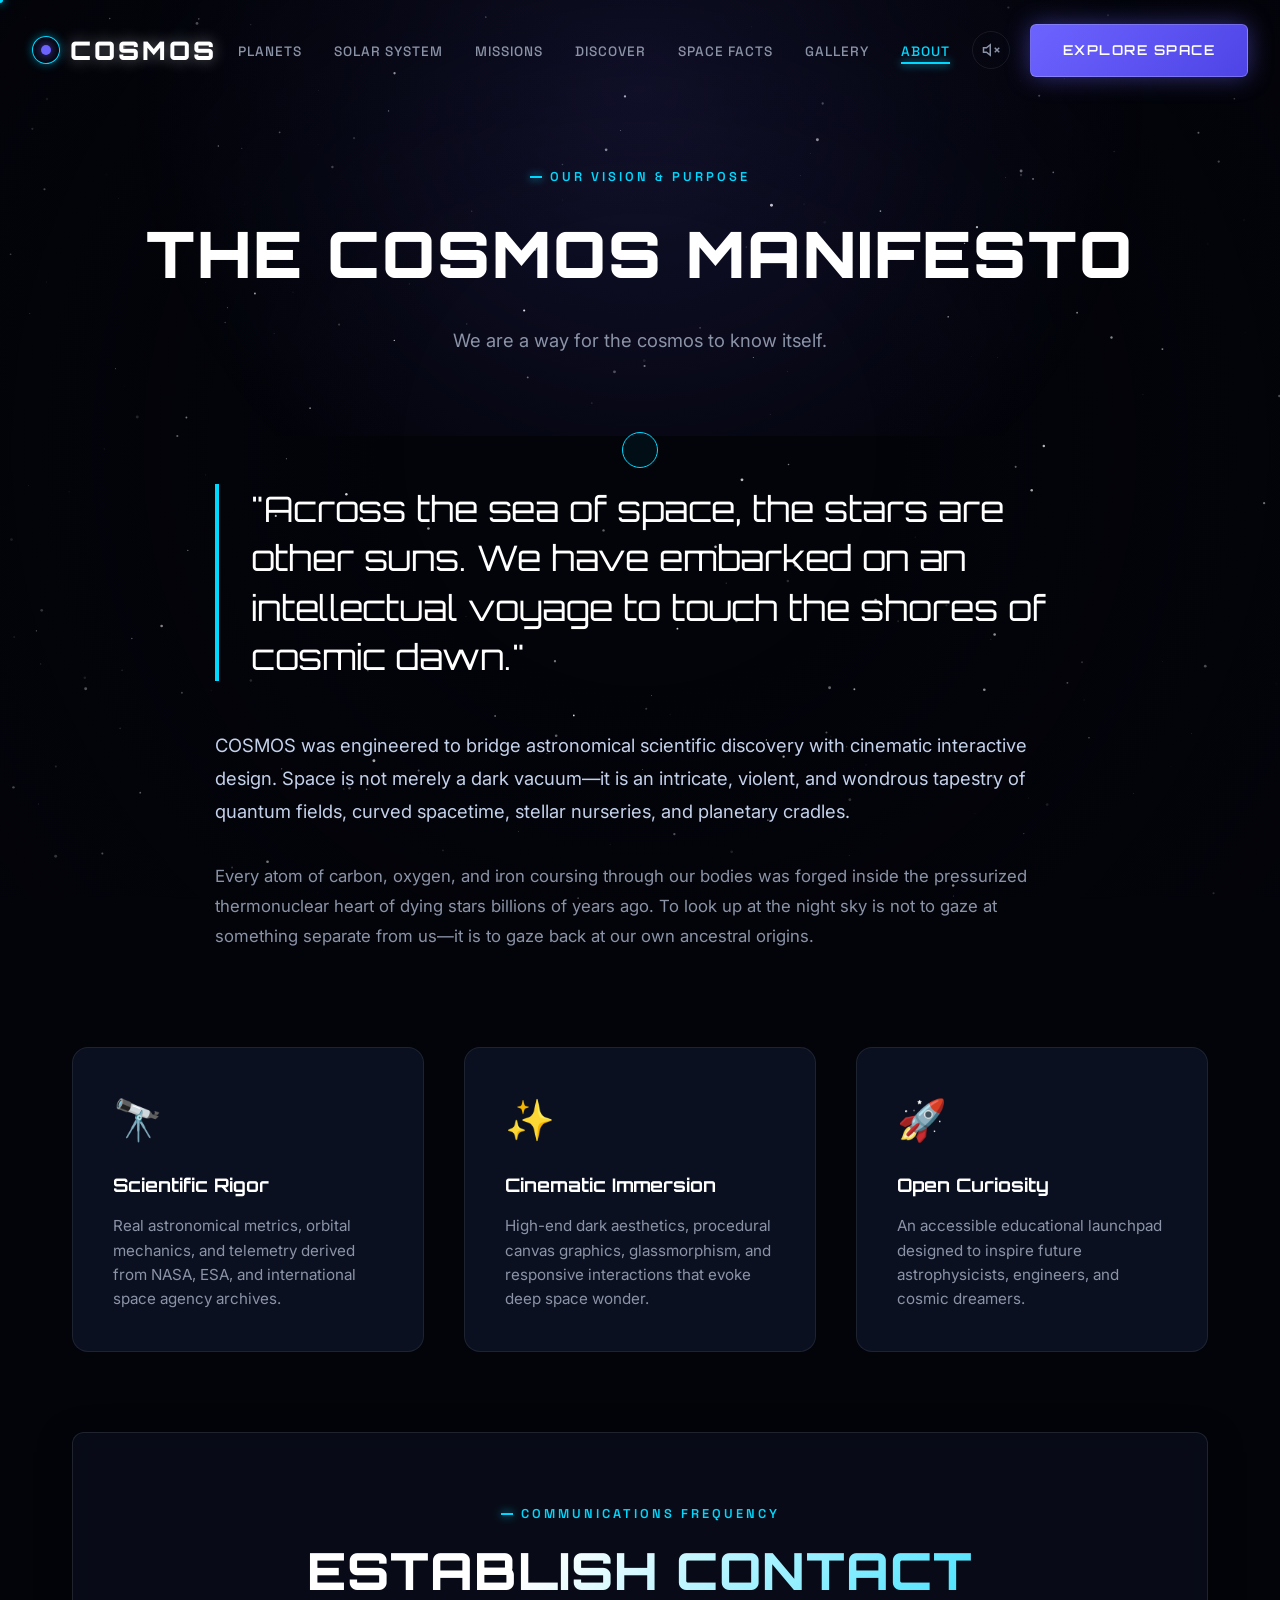
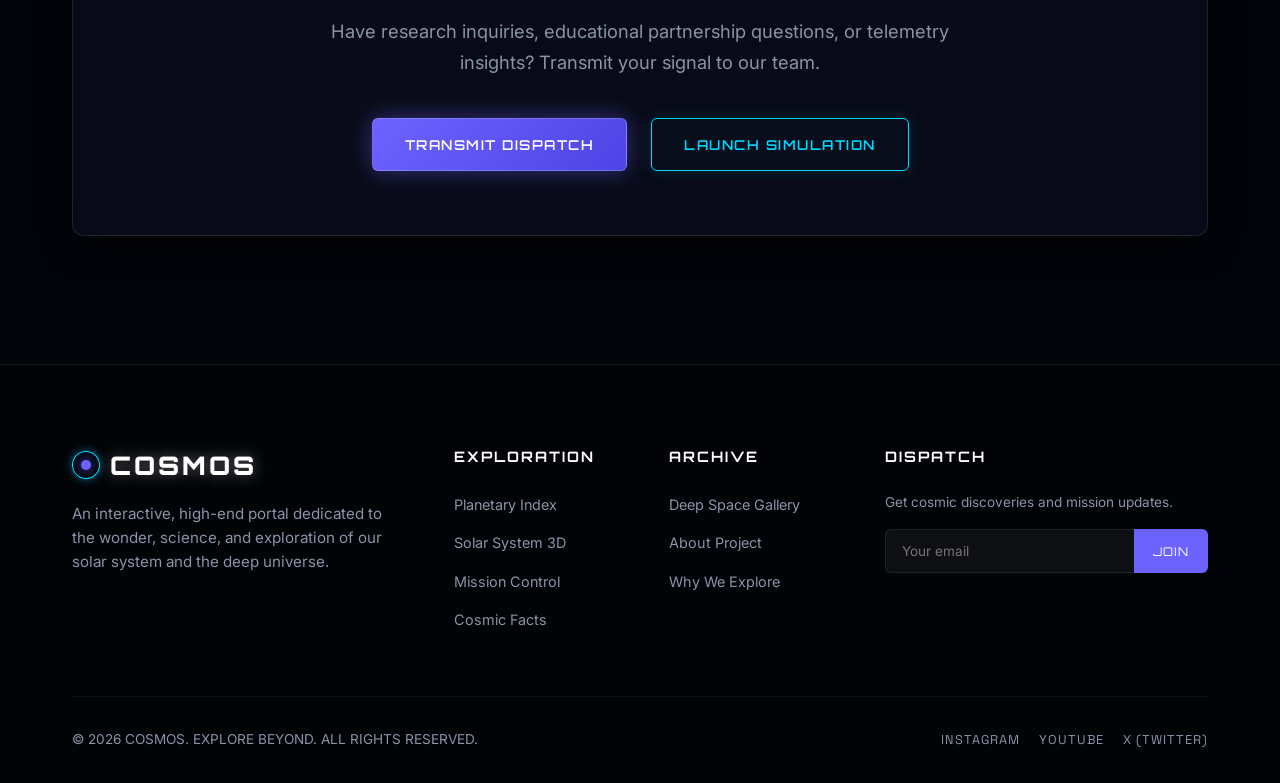
<file: about.html>
<!DOCTYPE html>
<html lang="en" data-theme="dark">
<head>
  <meta charset="UTF-8" />
  <meta name="viewport" content="width=device-width, initial-scale=1.0" />
  <meta name="description" content="The philosophy, scientific purpose, and vision behind the COSMOS space exploration initiative." />
  <title>About COSMOS – Why We Explore</title>
  <link rel="preconnect" href="https://fonts.googleapis.com" />
  <link rel="preconnect" href="https://fonts.gstatic.com" crossorigin />
  <link rel="stylesheet" href="css/designTokens.css" />
  <link rel="stylesheet" href="css/main.css" />
  <link rel="stylesheet" href="css/homepage.css" />
  <link rel="stylesheet" href="css/inner-pages.css" />
  <link rel="stylesheet" href="css/responsive.css" />
</head>
<body>
  <canvas id="starfield-canvas"></canvas>
  <div class="cosmic-vignette"></div>


  <header class="site-header" id="site-header">
    <div class="nav-container">
      <a href="index.html" class="logo-brand">
        <div class="logo-icon"><div class="logo-orbit"></div><div class="logo-core"></div></div>
        <span class="logo-text">COSMOS</span>
      </a>
      <nav class="main-nav">
        <ul class="nav-links">
          <li><a href="planets.html" class="">Planets</a></li>
          <li><a href="solar-system.html" class="">Solar System</a></li>
          <li><a href="missions.html" class="">Missions</a></li>
          <li><a href="index.html#section-featured">Discover</a></li>
          <li><a href="space-facts.html" class="">Space Facts</a></li>
          <li><a href="gallery.html" class="">Gallery</a></li>
          <li><a href="about.html" class="active">About</a></li>
        </ul>
      </nav>
      <div class="header-actions">
        <button class="audio-toggle-btn" aria-label="Toggle Ambient Sound" title="Cosmic Ambient Sound">
          <svg width="18" height="18" viewBox="0 0 24 24" fill="none" stroke="currentColor" stroke-width="2"><polygon points="11 5 6 9 2 9 2 15 6 15 11 19 11 5"></polygon><line x1="23" y1="9" x2="17" y2="15"></line><line x1="17" y1="9" x2="23" y2="15"></line></svg>
        </button>
        <a href="solar-system.html" class="btn btn-primary btn-glow">EXPLORE SPACE</a>
        <button class="mobile-nav-toggle" aria-label="Open Menu"><span class="hamburger-line"></span><span class="hamburger-line"></span><span class="hamburger-line"></span></button>
      </div>
    </div>
  </header>
  <div class="mobile-menu-drawer">
    <ul class="mobile-nav-links">
      <li><a href="index.html" class="">Home</a></li>
      <li><a href="planets.html" class="">Planets</a></li>
      <li><a href="solar-system.html" class="">Solar System</a></li>
      <li><a href="missions.html" class="">Missions</a></li>
      <li><a href="space-facts.html" class="">Space Facts</a></li>
      <li><a href="gallery.html" class="">Gallery</a></li>
      <li><a href="about.html" class="active">About Us</a></li>
    </ul>
    <div style="margin-top: 2rem;"><a href="solar-system.html" class="btn btn-primary" style="width:100%;">LAUNCH SIMULATION</a></div>
  </div>

<main>
  <div class="page-hero-banner">
    <div class="container">
      <span class="eyebrow">OUR VISION & PURPOSE</span>
      <h1 class="page-hero-title">THE COSMOS MANIFESTO</h1>
      <p class="section-lead" style="margin: 0 auto;">
        We are a way for the cosmos to know itself.
      </p>
    </div>
  </div>

  <div class="container">
    <div class="about-manifesto-block" id="manifesto">
      <blockquote class="pull-quote">
        "Across the sea of space, the stars are other suns. We have embarked on an intellectual voyage to touch the shores of cosmic dawn."
      </blockquote>

      <p style="color: #c4d1eb; font-size: 1.15rem; line-height: 1.8; margin-bottom: 2rem;">
        COSMOS was engineered to bridge astronomical scientific discovery with cinematic interactive design. Space is not merely a dark vacuum—it is an intricate, violent, and wondrous tapestry of quantum fields, curved spacetime, stellar nurseries, and planetary cradles.
      </p>

      <p style="color: var(--text-muted); font-size: 1.05rem; line-height: 1.8; margin-bottom: 2rem;">
        Every atom of carbon, oxygen, and iron coursing through our bodies was forged inside the pressurized thermonuclear heart of dying stars billions of years ago. To look up at the night sky is not to gaze at something separate from us—it is to gaze back at our own ancestral origins.
      </p>
    </div>

    <!-- Core Pillars -->
    <div class="about-pillars-grid">
      <div class="pillar-item">
        <div class="pillar-icon">🔭</div>
        <h3 style="font-family: var(--font-heading); color: #fff; margin-bottom: 0.8rem;">Scientific Rigor</h3>
        <p style="color: var(--text-muted); font-size: 0.95rem; line-height: 1.6;">
          Real astronomical metrics, orbital mechanics, and telemetry derived from NASA, ESA, and international space agency archives.
        </p>
      </div>

      <div class="pillar-item">
        <div class="pillar-icon">✨</div>
        <h3 style="font-family: var(--font-heading); color: #fff; margin-bottom: 0.8rem;">Cinematic Immersion</h3>
        <p style="color: var(--text-muted); font-size: 0.95rem; line-height: 1.6;">
          High-end dark aesthetics, procedural canvas graphics, glassmorphism, and responsive interactions that evoke deep space wonder.
        </p>
      </div>

      <div class="pillar-item">
        <div class="pillar-icon">🚀</div>
        <h3 style="font-family: var(--font-heading); color: #fff; margin-bottom: 0.8rem;">Open Curiosity</h3>
        <p style="color: var(--text-muted); font-size: 0.95rem; line-height: 1.6;">
          An accessible educational launchpad designed to inspire future astrophysicists, engineers, and cosmic dreamers.
        </p>
      </div>
    </div>

    <!-- Contact Mission Section -->
    <div class="glass-panel" id="contact" style="padding: 4rem 3rem; margin-bottom: 8rem; text-align: center;">
      <span class="eyebrow">COMMUNICATIONS FREQUENCY</span>
      <h2 class="section-title" style="margin-bottom: 1rem;">ESTABLISH CONTACT</h2>
      <p class="section-lead" style="margin: 0 auto 2.5rem;">
        Have research inquiries, educational partnership questions, or telemetry insights? Transmit your signal to our team.
      </p>
      <div style="display: flex; justify-content: center; gap: 1.5rem; flex-wrap: wrap;">
        <a href="mailto:dispatch@cosmos-space.org" class="btn btn-primary btn-glow">TRANSMIT DISPATCH</a>
        <a href="solar-system.html" class="btn btn-secondary">LAUNCH SIMULATION</a>
      </div>
    </div>
  </div>
</main>

  <footer class="site-footer">
    <div class="container">
      <div class="footer-cosmic-grid">
        <div class="footer-brand">
          <a href="index.html" class="logo-brand"><div class="logo-icon"><div class="logo-orbit"></div><div class="logo-core"></div></div><span class="logo-text">COSMOS</span></a>
          <p style="color: var(--text-muted); margin-top: 1rem;">An interactive, high-end portal dedicated to the wonder, science, and exploration of our solar system and the deep universe.</p>
        </div>
        <div class="footer-col">
          <h4>Exploration</h4>
          <ul class="footer-links">
            <li><a href="planets.html">Planetary Index</a></li>
            <li><a href="solar-system.html">Solar System 3D</a></li>
            <li><a href="missions.html">Mission Control</a></li>
            <li><a href="space-facts.html">Cosmic Facts</a></li>
          </ul>
        </div>
        <div class="footer-col">
          <h4>Archive</h4>
          <ul class="footer-links">
            <li><a href="gallery.html">Deep Space Gallery</a></li>
            <li><a href="about.html">About Project</a></li>
            <li><a href="about.html#manifesto">Why We Explore</a></li>
          </ul>
        </div>
        <div class="footer-col">
          <h4>Dispatch</h4>
          <p style="color: var(--text-muted); font-size: 0.85rem; margin-bottom: 0.8rem;">Get cosmic discoveries and mission updates.</p>
          <form class="newsletter-form" onsubmit="event.preventDefault(); alert('Subscribed to Dispatch!');">
            <input type="email" class="newsletter-input" placeholder="Your email" required />
            <button type="submit" class="newsletter-btn">JOIN</button>
          </form>
        </div>
      </div>
      <div class="footer-bottom">
        <div>&copy; 2026 COSMOS. EXPLORE BEYOND. ALL RIGHTS RESERVED.</div>
        <div class="social-links">
          <a href="#" class="social-link">INSTAGRAM</a>
          <a href="#" class="social-link">YOUTUBE</a>
          <a href="#" class="social-link">X (TWITTER)</a>
        </div>
      </div>
    </div>
  </footer>
  <script src="js/cursor.js"></script>
  <script src="js/navigation.js"></script>
  <script src="js/orbit-simulation.js"></script>
  <script src="js/missions-console.js"></script>
  <script src="js/facts-counter.js"></script>
  <script src="js/gallery-lightbox.js"></script>
  <script src="js/planet-compare.js"></script>
  <script src="js/main.js"></script>
</body>
</html>
</file>
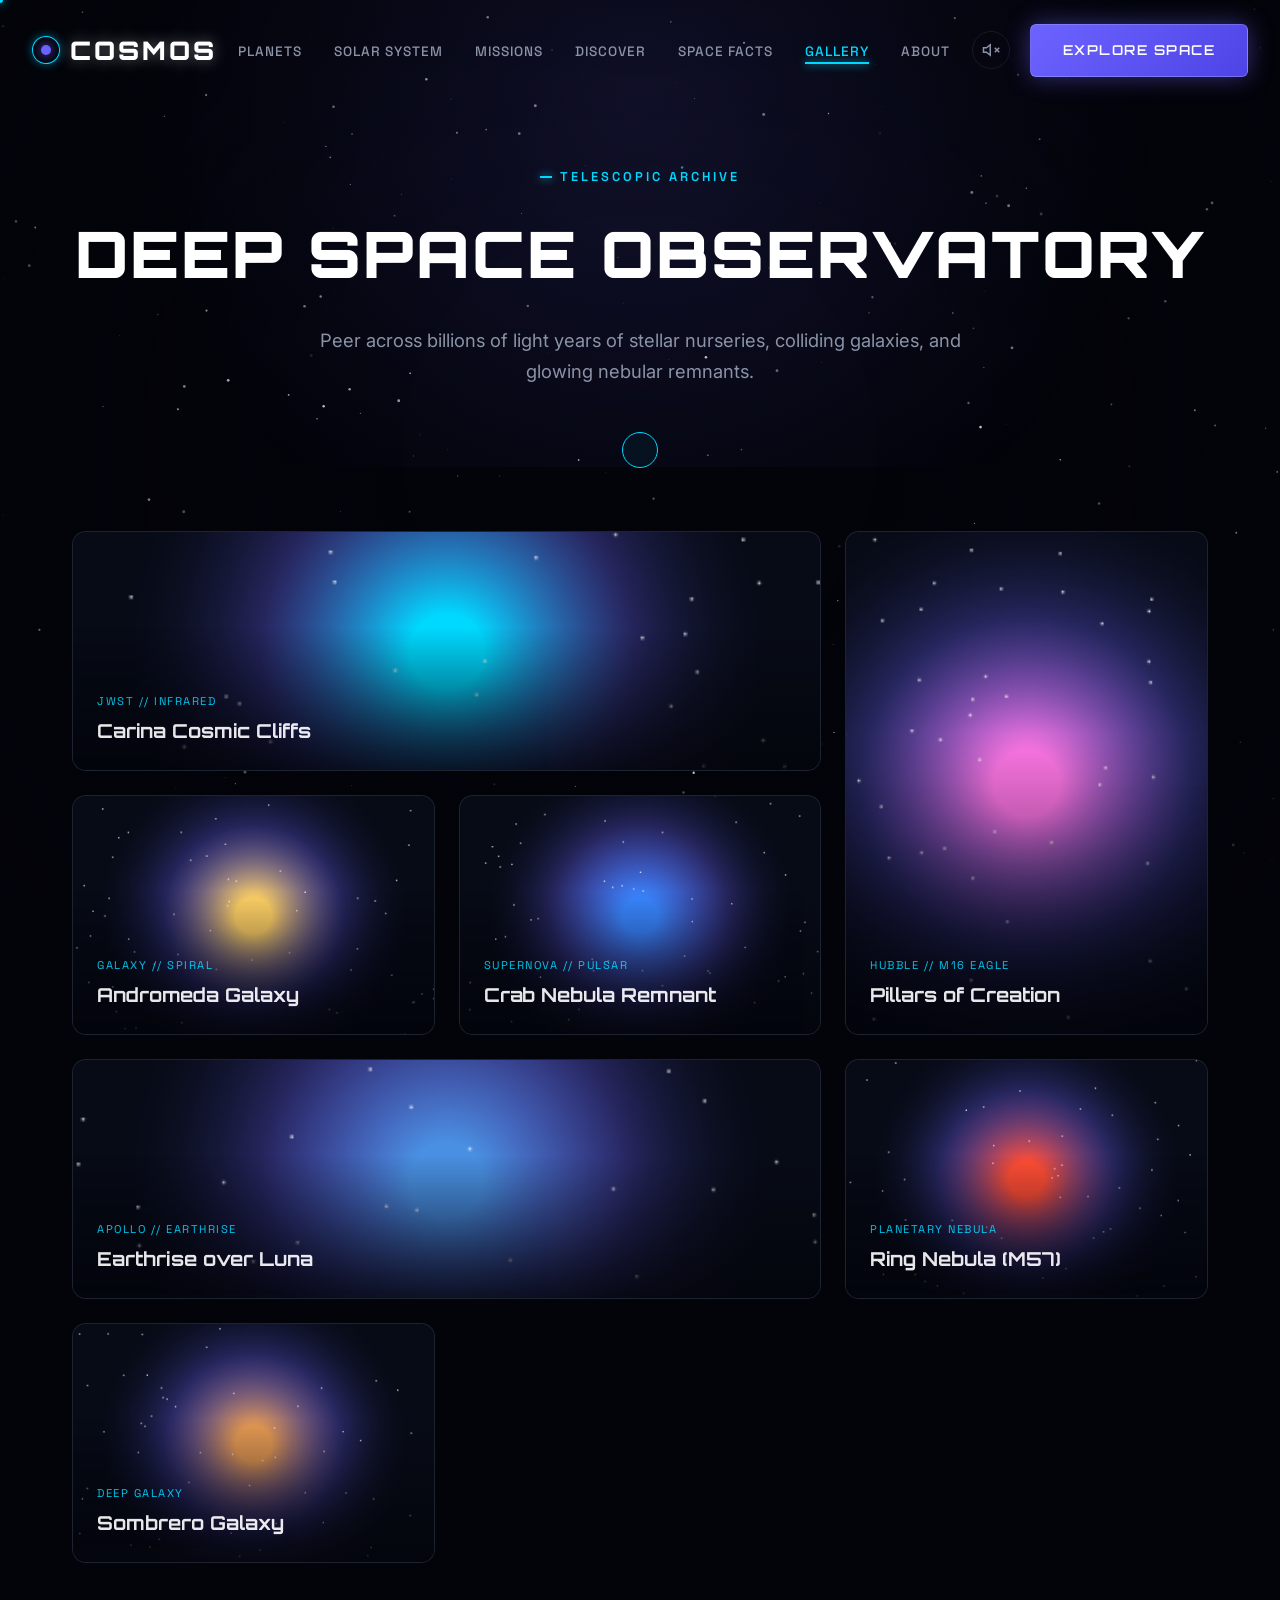
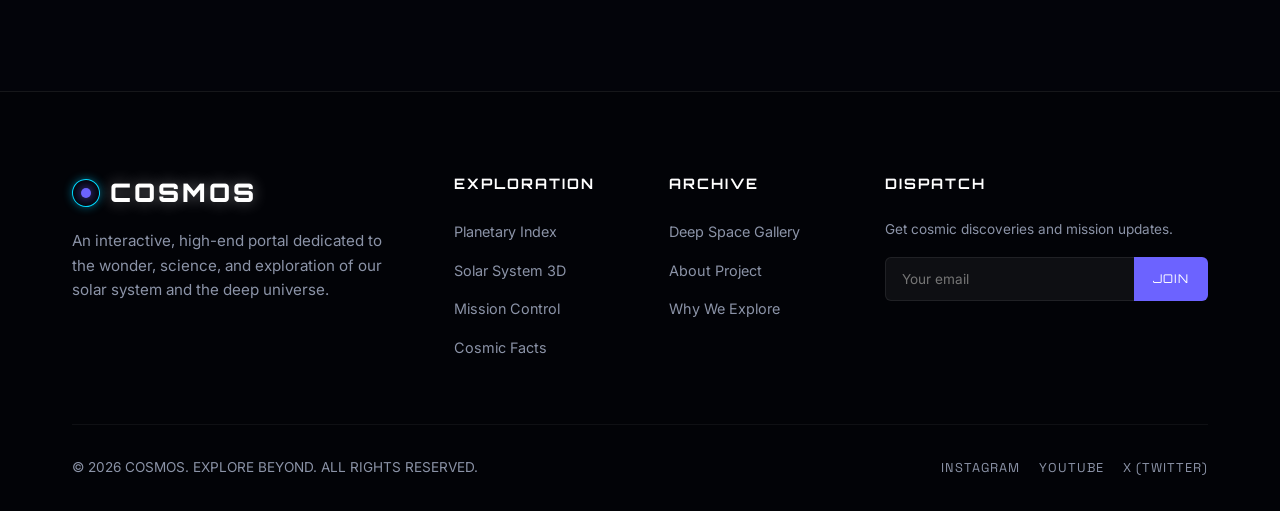
<file: gallery.html>
<!DOCTYPE html>
<html lang="en" data-theme="dark">
<head>
  <meta charset="UTF-8" />
  <meta name="viewport" content="width=device-width, initial-scale=1.0" />
  <meta name="description" content="High resolution telescope captures, stellar nurseries, galaxies, and planetary horizons with fullscreen Lightbox." />
  <title>Deep Space Gallery – COSMOS</title>
  <link rel="preconnect" href="https://fonts.googleapis.com" />
  <link rel="preconnect" href="https://fonts.gstatic.com" crossorigin />
  <link rel="stylesheet" href="css/designTokens.css" />
  <link rel="stylesheet" href="css/main.css" />
  <link rel="stylesheet" href="css/homepage.css" />
  <link rel="stylesheet" href="css/inner-pages.css" />
  <link rel="stylesheet" href="css/responsive.css" />
</head>
<body>
  <canvas id="starfield-canvas"></canvas>
  <div class="cosmic-vignette"></div>


  <header class="site-header" id="site-header">
    <div class="nav-container">
      <a href="index.html" class="logo-brand">
        <div class="logo-icon"><div class="logo-orbit"></div><div class="logo-core"></div></div>
        <span class="logo-text">COSMOS</span>
      </a>
      <nav class="main-nav">
        <ul class="nav-links">
          <li><a href="planets.html" class="">Planets</a></li>
          <li><a href="solar-system.html" class="">Solar System</a></li>
          <li><a href="missions.html" class="">Missions</a></li>
          <li><a href="index.html#section-featured">Discover</a></li>
          <li><a href="space-facts.html" class="">Space Facts</a></li>
          <li><a href="gallery.html" class="active">Gallery</a></li>
          <li><a href="about.html" class="">About</a></li>
        </ul>
      </nav>
      <div class="header-actions">
        <button class="audio-toggle-btn" aria-label="Toggle Ambient Sound" title="Cosmic Ambient Sound">
          <svg width="18" height="18" viewBox="0 0 24 24" fill="none" stroke="currentColor" stroke-width="2"><polygon points="11 5 6 9 2 9 2 15 6 15 11 19 11 5"></polygon><line x1="23" y1="9" x2="17" y2="15"></line><line x1="17" y1="9" x2="23" y2="15"></line></svg>
        </button>
        <a href="solar-system.html" class="btn btn-primary btn-glow">EXPLORE SPACE</a>
        <button class="mobile-nav-toggle" aria-label="Open Menu"><span class="hamburger-line"></span><span class="hamburger-line"></span><span class="hamburger-line"></span></button>
      </div>
    </div>
  </header>
  <div class="mobile-menu-drawer">
    <ul class="mobile-nav-links">
      <li><a href="index.html" class="">Home</a></li>
      <li><a href="planets.html" class="">Planets</a></li>
      <li><a href="solar-system.html" class="">Solar System</a></li>
      <li><a href="missions.html" class="">Missions</a></li>
      <li><a href="space-facts.html" class="">Space Facts</a></li>
      <li><a href="gallery.html" class="active">Gallery</a></li>
      <li><a href="about.html" class="">About</a></li>
    </ul>
    <div style="margin-top: 2rem;"><a href="solar-system.html" class="btn btn-primary" style="width:100%;">LAUNCH SIMULATION</a></div>
  </div>

<main>
  <div class="page-hero-banner">
    <div class="container">
      <span class="eyebrow">TELESCOPIC ARCHIVE</span>
      <h1 class="page-hero-title">DEEP SPACE OBSERVATORY</h1>
      <p class="section-lead" style="margin: 0 auto;">
        Peer across billions of light years of stellar nurseries, colliding galaxies, and glowing nebular remnants.
      </p>
    </div>
  </div>

  <div class="container" style="margin-bottom: 8rem;">
    <div class="gallery-mosaic-grid">
      <!-- Item 1 -->
      <div class="gallery-mosaic-item gallery-span-wide" data-title="Carina Cosmic Cliffs" data-desc="Stellar nursery captured by James Webb Space Telescope in infrared wavelengths." data-theme="cyan">
        <canvas class="gallery-thumb-canvas" data-color="#00d9ff"></canvas>
        <div class="gallery-overlay-badge">
          <span class="gallery-cat-pill">JWST // INFRARED</span>
          <h4 class="gallery-item-title">Carina Cosmic Cliffs</h4>
        </div>
      </div>

      <!-- Item 2 -->
      <div class="gallery-mosaic-item gallery-span-tall" data-title="Pillars of Creation" data-desc="Towering columns of interstellar gas and dust in the Eagle Nebula, M16." data-theme="magenta">
        <canvas class="gallery-thumb-canvas" data-color="#ff77e6"></canvas>
        <div class="gallery-overlay-badge">
          <span class="gallery-cat-pill">HUBBLE // M16 EAGLE</span>
          <h4 class="gallery-item-title">Pillars of Creation</h4>
        </div>
      </div>

      <!-- Item 3 -->
      <div class="gallery-mosaic-item" data-title="Andromeda Galaxy (M31)" data-desc="Our neighboring spiral galaxy, destined to collide with the Milky Way in 4.5 billion years." data-theme="gold">
        <canvas class="gallery-thumb-canvas" data-color="#ffd166"></canvas>
        <div class="gallery-overlay-badge">
          <span class="gallery-cat-pill">GALAXY // SPIRAL</span>
          <h4 class="gallery-item-title">Andromeda Galaxy</h4>
        </div>
      </div>

      <!-- Item 4 -->
      <div class="gallery-mosaic-item" data-title="Crab Nebula Supernova Remnant" data-desc="Expanding blast wave from a star observed exploding in 1054 A.D. by astronomers." data-theme="cyan">
        <canvas class="gallery-thumb-canvas" data-color="#3a86ff"></canvas>
        <div class="gallery-overlay-badge">
          <span class="gallery-cat-pill">SUPERNOVA // PULSAR</span>
          <h4 class="gallery-item-title">Crab Nebula Remnant</h4>
        </div>
      </div>

      <!-- Item 5 -->
      <div class="gallery-mosaic-item gallery-span-wide" data-title="Earth & Moon Horizon" data-desc="The iconic Blue Marble rising over the craters of the lunar surface." data-theme="cyan">
        <canvas class="gallery-thumb-canvas" data-color="#4a90e2"></canvas>
        <div class="gallery-overlay-badge">
          <span class="gallery-cat-pill">APOLLO // EARTHRISE</span>
          <h4 class="gallery-item-title">Earthrise over Luna</h4>
        </div>
      </div>

      <!-- Item 6 -->
      <div class="gallery-mosaic-item" data-title="Ring Nebula (M57)" data-desc="Glowing shell of ionized gas expelled by a dying star into the constellation Lyra." data-theme="magenta">
        <canvas class="gallery-thumb-canvas" data-color="#ff4e36"></canvas>
        <div class="gallery-overlay-badge">
          <span class="gallery-cat-pill">PLANETARY NEBULA</span>
          <h4 class="gallery-item-title">Ring Nebula (M57)</h4>
        </div>
      </div>

      <!-- Item 7 -->
      <div class="gallery-mosaic-item" data-title="Sombrero Galaxy (M104)" data-desc="Unbarred spiral galaxy featuring a brilliant white bulbous core encircled by thick dust lanes." data-theme="gold">
        <canvas class="gallery-thumb-canvas" data-color="#e59a54"></canvas>
        <div class="gallery-overlay-badge">
          <span class="gallery-cat-pill">DEEP GALAXY</span>
          <h4 class="gallery-item-title">Sombrero Galaxy</h4>
        </div>
      </div>
    </div>
  </div>

  <!-- Fullscreen Lightbox Modal -->
  <div class="lightbox-modal" id="gallery-lightbox-modal">
    <div class="lightbox-content-box">
      <button class="lightbox-close-btn" id="lightbox-close-btn">&times;</button>
      <canvas class="lightbox-view-canvas" id="lightbox-render-canvas"></canvas>
      <div class="lightbox-meta">
        <div>
          <h3 style="font-family: var(--font-heading); color: #fff; margin-bottom: 0.4rem;" id="lightbox-item-title">Image Title</h3>
          <p style="color: var(--text-muted); font-size: 0.9rem;" id="lightbox-item-desc">Image description</p>
        </div>
        <span style="font-family: var(--font-mono); font-size: 0.75rem; color: var(--secondary);">OBSERVATORY ARCHIVE VIEW</span>
      </div>
    </div>
  </div>
</main>

  <footer class="site-footer">
    <div class="container">
      <div class="footer-cosmic-grid">
        <div class="footer-brand">
          <a href="index.html" class="logo-brand"><div class="logo-icon"><div class="logo-orbit"></div><div class="logo-core"></div></div><span class="logo-text">COSMOS</span></a>
          <p style="color: var(--text-muted); margin-top: 1rem;">An interactive, high-end portal dedicated to the wonder, science, and exploration of our solar system and the deep universe.</p>
        </div>
        <div class="footer-col">
          <h4>Exploration</h4>
          <ul class="footer-links">
            <li><a href="planets.html">Planetary Index</a></li>
            <li><a href="solar-system.html">Solar System 3D</a></li>
            <li><a href="missions.html">Mission Control</a></li>
            <li><a href="space-facts.html">Cosmic Facts</a></li>
          </ul>
        </div>
        <div class="footer-col">
          <h4>Archive</h4>
          <ul class="footer-links">
            <li><a href="gallery.html">Deep Space Gallery</a></li>
            <li><a href="about.html">About Project</a></li>
            <li><a href="about.html#manifesto">Why We Explore</a></li>
          </ul>
        </div>
        <div class="footer-col">
          <h4>Dispatch</h4>
          <p style="color: var(--text-muted); font-size: 0.85rem; margin-bottom: 0.8rem;">Get cosmic discoveries and mission updates.</p>
          <form class="newsletter-form" onsubmit="event.preventDefault(); alert('Subscribed to Dispatch!');">
            <input type="email" class="newsletter-input" placeholder="Your email" required />
            <button type="submit" class="newsletter-btn">JOIN</button>
          </form>
        </div>
      </div>
      <div class="footer-bottom">
        <div>&copy; 2026 COSMOS. EXPLORE BEYOND. ALL RIGHTS RESERVED.</div>
        <div class="social-links">
          <a href="#" class="social-link">INSTAGRAM</a>
          <a href="#" class="social-link">YOUTUBE</a>
          <a href="#" class="social-link">X (TWITTER)</a>
        </div>
      </div>
    </div>
  </footer>
  <script src="js/cursor.js"></script>
  <script src="js/navigation.js"></script>
  <script src="js/orbit-simulation.js"></script>
  <script src="js/missions-console.js"></script>
  <script src="js/facts-counter.js"></script>
  <script src="js/gallery-lightbox.js"></script>
  <script src="js/planet-compare.js"></script>
  <script src="js/main.js"></script>
</body>
</html>
</file>
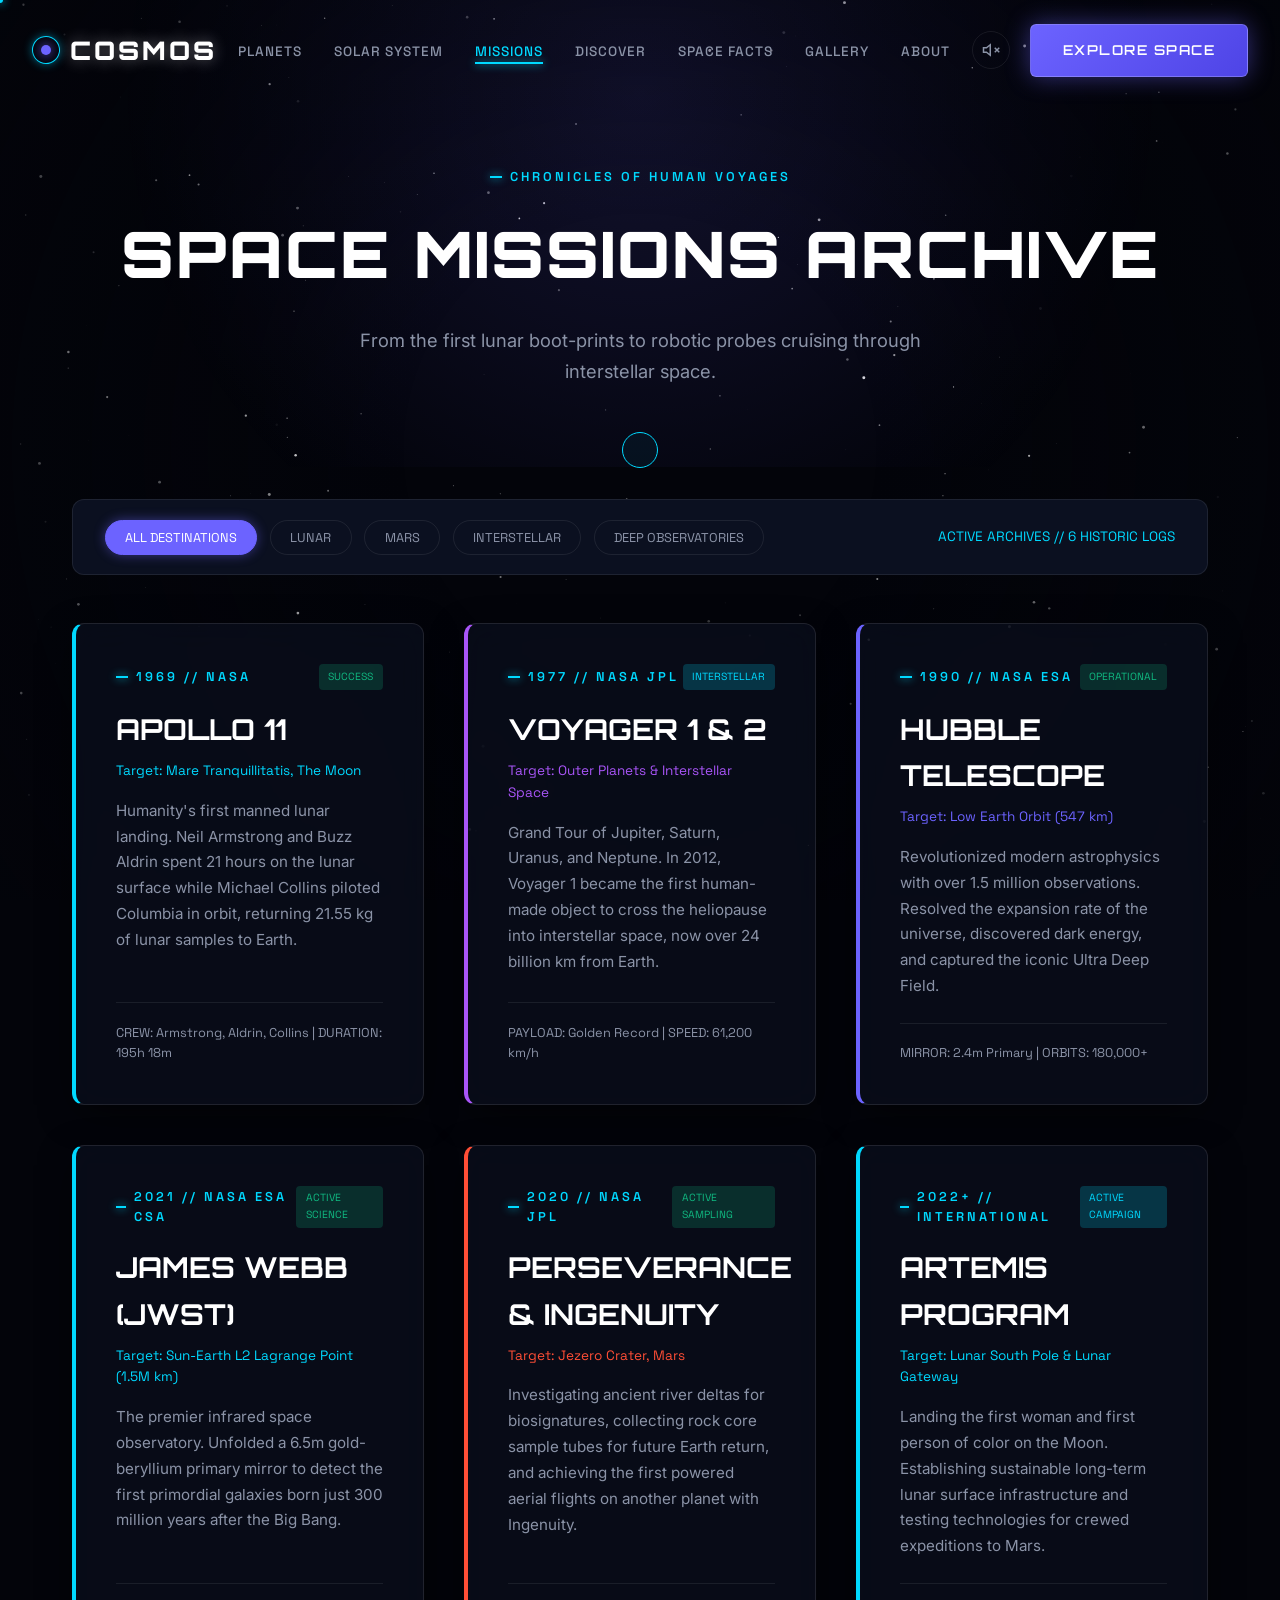
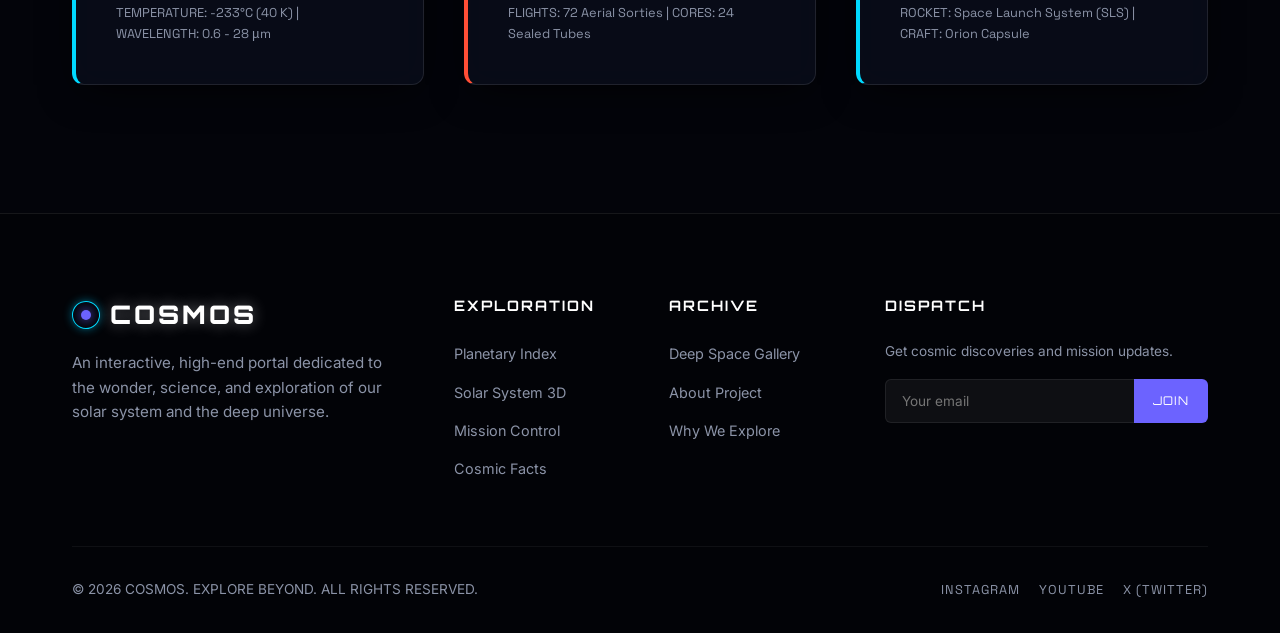
<file: missions.html>
<!DOCTYPE html>
<html lang="en" data-theme="dark">
<head>
  <meta charset="UTF-8" />
  <meta name="viewport" content="width=device-width, initial-scale=1.0" />
  <meta name="description" content="Track humanity historic and ongoing deep space exploration missions with interactive telemetry console." />
  <title>Space Exploration Missions – COSMOS</title>
  <link rel="preconnect" href="https://fonts.googleapis.com" />
  <link rel="preconnect" href="https://fonts.gstatic.com" crossorigin />
  <link rel="stylesheet" href="css/designTokens.css" />
  <link rel="stylesheet" href="css/main.css" />
  <link rel="stylesheet" href="css/homepage.css" />
  <link rel="stylesheet" href="css/inner-pages.css" />
  <link rel="stylesheet" href="css/responsive.css" />
</head>
<body>
  <canvas id="starfield-canvas"></canvas>
  <div class="cosmic-vignette"></div>


  <header class="site-header" id="site-header">
    <div class="nav-container">
      <a href="index.html" class="logo-brand">
        <div class="logo-icon"><div class="logo-orbit"></div><div class="logo-core"></div></div>
        <span class="logo-text">COSMOS</span>
      </a>
      <nav class="main-nav">
        <ul class="nav-links">
          <li><a href="planets.html" class="">Planets</a></li>
          <li><a href="solar-system.html" class="">Solar System</a></li>
          <li><a href="missions.html" class="active">Missions</a></li>
          <li><a href="index.html#section-featured">Discover</a></li>
          <li><a href="space-facts.html" class="">Space Facts</a></li>
          <li><a href="gallery.html" class="">Gallery</a></li>
          <li><a href="about.html" class="">About</a></li>
        </ul>
      </nav>
      <div class="header-actions">
        <button class="audio-toggle-btn" aria-label="Toggle Ambient Sound" title="Cosmic Ambient Sound">
          <svg width="18" height="18" viewBox="0 0 24 24" fill="none" stroke="currentColor" stroke-width="2"><polygon points="11 5 6 9 2 9 2 15 6 15 11 19 11 5"></polygon><line x1="23" y1="9" x2="17" y2="15"></line><line x1="17" y1="9" x2="23" y2="15"></line></svg>
        </button>
        <a href="solar-system.html" class="btn btn-primary btn-glow">EXPLORE SPACE</a>
        <button class="mobile-nav-toggle" aria-label="Open Menu"><span class="hamburger-line"></span><span class="hamburger-line"></span><span class="hamburger-line"></span></button>
      </div>
    </div>
  </header>
  <div class="mobile-menu-drawer">
    <ul class="mobile-nav-links">
      <li><a href="index.html" class="">Home</a></li>
      <li><a href="planets.html" class="">Planets</a></li>
      <li><a href="solar-system.html" class="">Solar System</a></li>
      <li><a href="missions.html" class="active">Missions</a></li>
      <li><a href="space-facts.html" class="">Space Facts</a></li>
      <li><a href="gallery.html" class="">Gallery</a></li>
      <li><a href="about.html" class="">About</a></li>
    </ul>
    <div style="margin-top: 2rem;"><a href="solar-system.html" class="btn btn-primary" style="width:100%;">LAUNCH SIMULATION</a></div>
  </div>

<main>
  <div class="page-hero-banner">
    <div class="container">
      <span class="eyebrow">CHRONICLES OF HUMAN VOYAGES</span>
      <h1 class="page-hero-title">SPACE MISSIONS ARCHIVE</h1>
      <p class="section-lead" style="margin: 0 auto;">
        From the first lunar boot-prints to robotic probes cruising through interstellar space.
      </p>
    </div>
  </div>

  <div class="container" style="margin-bottom: 8rem;">
    <!-- Mission Filter & Search Bar -->
    <div class="planets-controls-bar" style="margin: 2rem 0 3rem;">
      <div class="filter-pills-group">
        <button class="filter-pill-btn active" data-dest="all">ALL DESTINATIONS</button>
        <button class="filter-pill-btn" data-dest="moon">LUNAR</button>
        <button class="filter-pill-btn" data-dest="mars">MARS</button>
        <button class="filter-pill-btn" data-dest="interstellar">INTERSTELLAR</button>
        <button class="filter-pill-btn" data-dest="telescope">DEEP OBSERVATORIES</button>
      </div>
      <div style="font-family: var(--font-mono); font-size: 0.85rem; color: var(--secondary);">
        ACTIVE ARCHIVES // 6 HISTORIC LOGS
      </div>
    </div>

    <!-- Editorial Mission Dossier Grid (Unique to innerpage, not repeating homepage console) -->
    <div style="display: grid; grid-template-columns: repeat(auto-fit, minmax(350px, 1fr)); gap: 2.5rem;">
      <!-- Mission 1: Apollo 11 -->
      <article class="glass-panel" style="padding: 2.5rem; display: flex; flex-direction: column; justify-content: space-between; border-left: 4px solid var(--secondary);">
        <div>
          <div style="display: flex; justify-content: space-between; align-items: center; margin-bottom: 1rem;">
            <span class="eyebrow" style="margin-bottom: 0;">1969 // NASA</span>
            <span class="mission-badge-status" style="background: rgba(16, 185, 129, 0.2); color: #10b981; padding: 0.3rem 0.6rem;">SUCCESS</span>
          </div>
          <h2 style="font-family: var(--font-heading); font-size: 1.8rem; color: #fff; margin-bottom: 0.5rem;">APOLLO 11</h2>
          <p style="color: var(--secondary); font-family: var(--font-mono); font-size: 0.85rem; margin-bottom: 1rem;">Target: Mare Tranquillitatis, The Moon</p>
          <p style="color: var(--text-muted); font-size: 0.95rem; line-height: 1.7; margin-bottom: 1.5rem;">
            Humanity's first manned lunar landing. Neil Armstrong and Buzz Aldrin spent 21 hours on the lunar surface while Michael Collins piloted Columbia in orbit, returning 21.55 kg of lunar samples to Earth.
          </p>
        </div>
        <div style="border-top: 1px solid rgba(255,255,255,0.08); padding-top: 1.2rem; font-family: var(--font-mono); font-size: 0.8rem; color: var(--text-muted);">
          CREW: Armstrong, Aldrin, Collins | DURATION: 195h 18m
        </div>
      </article>

      <!-- Mission 2: Voyager 1 & 2 -->
      <article class="glass-panel" style="padding: 2.5rem; display: flex; flex-direction: column; justify-content: space-between; border-left: 4px solid var(--accent);">
        <div>
          <div style="display: flex; justify-content: space-between; align-items: center; margin-bottom: 1rem;">
            <span class="eyebrow" style="margin-bottom: 0;">1977 // NASA JPL</span>
            <span class="mission-badge-status" style="background: rgba(0, 217, 255, 0.2); color: var(--secondary); padding: 0.3rem 0.6rem;">INTERSTELLAR</span>
          </div>
          <h2 style="font-family: var(--font-heading); font-size: 1.8rem; color: #fff; margin-bottom: 0.5rem;">VOYAGER 1 & 2</h2>
          <p style="color: var(--accent); font-family: var(--font-mono); font-size: 0.85rem; margin-bottom: 1rem;">Target: Outer Planets & Interstellar Space</p>
          <p style="color: var(--text-muted); font-size: 0.95rem; line-height: 1.7; margin-bottom: 1.5rem;">
            Grand Tour of Jupiter, Saturn, Uranus, and Neptune. In 2012, Voyager 1 became the first human-made object to cross the heliopause into interstellar space, now over 24 billion km from Earth.
          </p>
        </div>
        <div style="border-top: 1px solid rgba(255,255,255,0.08); padding-top: 1.2rem; font-family: var(--font-mono); font-size: 0.8rem; color: var(--text-muted);">
          PAYLOAD: Golden Record | SPEED: 61,200 km/h
        </div>
      </article>

      <!-- Mission 3: Hubble Space Telescope -->
      <article class="glass-panel" style="padding: 2.5rem; display: flex; flex-direction: column; justify-content: space-between; border-left: 4px solid var(--primary);">
        <div>
          <div style="display: flex; justify-content: space-between; align-items: center; margin-bottom: 1rem;">
            <span class="eyebrow" style="margin-bottom: 0;">1990 // NASA ESA</span>
            <span class="mission-badge-status" style="background: rgba(16, 185, 129, 0.2); color: #10b981; padding: 0.3rem 0.6rem;">OPERATIONAL</span>
          </div>
          <h2 style="font-family: var(--font-heading); font-size: 1.8rem; color: #fff; margin-bottom: 0.5rem;">HUBBLE TELESCOPE</h2>
          <p style="color: var(--primary); font-family: var(--font-mono); font-size: 0.85rem; margin-bottom: 1rem;">Target: Low Earth Orbit (547 km)</p>
          <p style="color: var(--text-muted); font-size: 0.95rem; line-height: 1.7; margin-bottom: 1.5rem;">
            Revolutionized modern astrophysics with over 1.5 million observations. Resolved the expansion rate of the universe, discovered dark energy, and captured the iconic Ultra Deep Field.
          </p>
        </div>
        <div style="border-top: 1px solid rgba(255,255,255,0.08); padding-top: 1.2rem; font-family: var(--font-mono); font-size: 0.8rem; color: var(--text-muted);">
          MIRROR: 2.4m Primary | ORBITS: 180,000+
        </div>
      </article>

      <!-- Mission 4: James Webb (JWST) -->
      <article class="glass-panel" style="padding: 2.5rem; display: flex; flex-direction: column; justify-content: space-between; border-left: 4px solid var(--secondary);">
        <div>
          <div style="display: flex; justify-content: space-between; align-items: center; margin-bottom: 1rem;">
            <span class="eyebrow" style="margin-bottom: 0;">2021 // NASA ESA CSA</span>
            <span class="mission-badge-status" style="background: rgba(16, 185, 129, 0.2); color: #10b981; padding: 0.3rem 0.6rem;">ACTIVE SCIENCE</span>
          </div>
          <h2 style="font-family: var(--font-heading); font-size: 1.8rem; color: #fff; margin-bottom: 0.5rem;">JAMES WEBB (JWST)</h2>
          <p style="color: var(--secondary); font-family: var(--font-mono); font-size: 0.85rem; margin-bottom: 1rem;">Target: Sun-Earth L2 Lagrange Point (1.5M km)</p>
          <p style="color: var(--text-muted); font-size: 0.95rem; line-height: 1.7; margin-bottom: 1.5rem;">
            The premier infrared space observatory. Unfolded a 6.5m gold-beryllium primary mirror to detect the first primordial galaxies born just 300 million years after the Big Bang.
          </p>
        </div>
        <div style="border-top: 1px solid rgba(255,255,255,0.08); padding-top: 1.2rem; font-family: var(--font-mono); font-size: 0.8rem; color: var(--text-muted);">
          TEMPERATURE: -233°C (40 K) | WAVELENGTH: 0.6 - 28 μm
        </div>
      </article>

      <!-- Mission 5: Mars Perseverance & Ingenuity -->
      <article class="glass-panel" style="padding: 2.5rem; display: flex; flex-direction: column; justify-content: space-between; border-left: 4px solid var(--mars-accent);">
        <div>
          <div style="display: flex; justify-content: space-between; align-items: center; margin-bottom: 1rem;">
            <span class="eyebrow" style="margin-bottom: 0;">2020 // NASA JPL</span>
            <span class="mission-badge-status" style="background: rgba(16, 185, 129, 0.2); color: #10b981; padding: 0.3rem 0.6rem;">ACTIVE SAMPLING</span>
          </div>
          <h2 style="font-family: var(--font-heading); font-size: 1.8rem; color: #fff; margin-bottom: 0.5rem;">PERSEVERANCE & INGENUITY</h2>
          <p style="color: var(--mars-accent); font-family: var(--font-mono); font-size: 0.85rem; margin-bottom: 1rem;">Target: Jezero Crater, Mars</p>
          <p style="color: var(--text-muted); font-size: 0.95rem; line-height: 1.7; margin-bottom: 1.5rem;">
            Investigating ancient river deltas for biosignatures, collecting rock core sample tubes for future Earth return, and achieving the first powered aerial flights on another planet with Ingenuity.
          </p>
        </div>
        <div style="border-top: 1px solid rgba(255,255,255,0.08); padding-top: 1.2rem; font-family: var(--font-mono); font-size: 0.8rem; color: var(--text-muted);">
          FLIGHTS: 72 Aerial Sorties | CORES: 24 Sealed Tubes
        </div>
      </article>

      <!-- Mission 6: Artemis Program -->
      <article class="glass-panel" style="padding: 2.5rem; display: flex; flex-direction: column; justify-content: space-between; border-left: 4px solid var(--secondary);">
        <div>
          <div style="display: flex; justify-content: space-between; align-items: center; margin-bottom: 1rem;">
            <span class="eyebrow" style="margin-bottom: 0;">2022+ // INTERNATIONAL</span>
            <span class="mission-badge-status" style="background: rgba(0, 217, 255, 0.2); color: var(--secondary); padding: 0.3rem 0.6rem;">ACTIVE CAMPAIGN</span>
          </div>
          <h2 style="font-family: var(--font-heading); font-size: 1.8rem; color: #fff; margin-bottom: 0.5rem;">ARTEMIS PROGRAM</h2>
          <p style="color: var(--secondary); font-family: var(--font-mono); font-size: 0.85rem; margin-bottom: 1rem;">Target: Lunar South Pole & Lunar Gateway</p>
          <p style="color: var(--text-muted); font-size: 0.95rem; line-height: 1.7; margin-bottom: 1.5rem;">
            Landing the first woman and first person of color on the Moon. Establishing sustainable long-term lunar surface infrastructure and testing technologies for crewed expeditions to Mars.
          </p>
        </div>
        <div style="border-top: 1px solid rgba(255,255,255,0.08); padding-top: 1.2rem; font-family: var(--font-mono); font-size: 0.8rem; color: var(--text-muted);">
          ROCKET: Space Launch System (SLS) | CRAFT: Orion Capsule
        </div>
      </article>
    </div>
  </div>
</main>

  <footer class="site-footer">
    <div class="container">
      <div class="footer-cosmic-grid">
        <div class="footer-brand">
          <a href="index.html" class="logo-brand"><div class="logo-icon"><div class="logo-orbit"></div><div class="logo-core"></div></div><span class="logo-text">COSMOS</span></a>
          <p style="color: var(--text-muted); margin-top: 1rem;">An interactive, high-end portal dedicated to the wonder, science, and exploration of our solar system and the deep universe.</p>
        </div>
        <div class="footer-col">
          <h4>Exploration</h4>
          <ul class="footer-links">
            <li><a href="planets.html">Planetary Index</a></li>
            <li><a href="solar-system.html">Solar System 3D</a></li>
            <li><a href="missions.html">Mission Control</a></li>
            <li><a href="space-facts.html">Cosmic Facts</a></li>
          </ul>
        </div>
        <div class="footer-col">
          <h4>Archive</h4>
          <ul class="footer-links">
            <li><a href="gallery.html">Deep Space Gallery</a></li>
            <li><a href="about.html">About Project</a></li>
            <li><a href="about.html#manifesto">Why We Explore</a></li>
          </ul>
        </div>
        <div class="footer-col">
          <h4>Dispatch</h4>
          <p style="color: var(--text-muted); font-size: 0.85rem; margin-bottom: 0.8rem;">Get cosmic discoveries and mission updates.</p>
          <form class="newsletter-form" onsubmit="event.preventDefault(); alert('Subscribed to Dispatch!');">
            <input type="email" class="newsletter-input" placeholder="Your email" required />
            <button type="submit" class="newsletter-btn">JOIN</button>
          </form>
        </div>
      </div>
      <div class="footer-bottom">
        <div>&copy; 2026 COSMOS. EXPLORE BEYOND. ALL RIGHTS RESERVED.</div>
        <div class="social-links">
          <a href="#" class="social-link">INSTAGRAM</a>
          <a href="#" class="social-link">YOUTUBE</a>
          <a href="#" class="social-link">X (TWITTER)</a>
        </div>
      </div>
    </div>
  </footer>
  <script src="js/cursor.js"></script>
  <script src="js/navigation.js"></script>
  <script src="js/orbit-simulation.js"></script>
  <script src="js/missions-console.js"></script>
  <script src="js/facts-counter.js"></script>
  <script src="js/gallery-lightbox.js"></script>
  <script src="js/planet-compare.js"></script>
  <script src="js/hero-video.js"></script>
  <script src="js/main.js"></script>
</body>
</html>
</file>
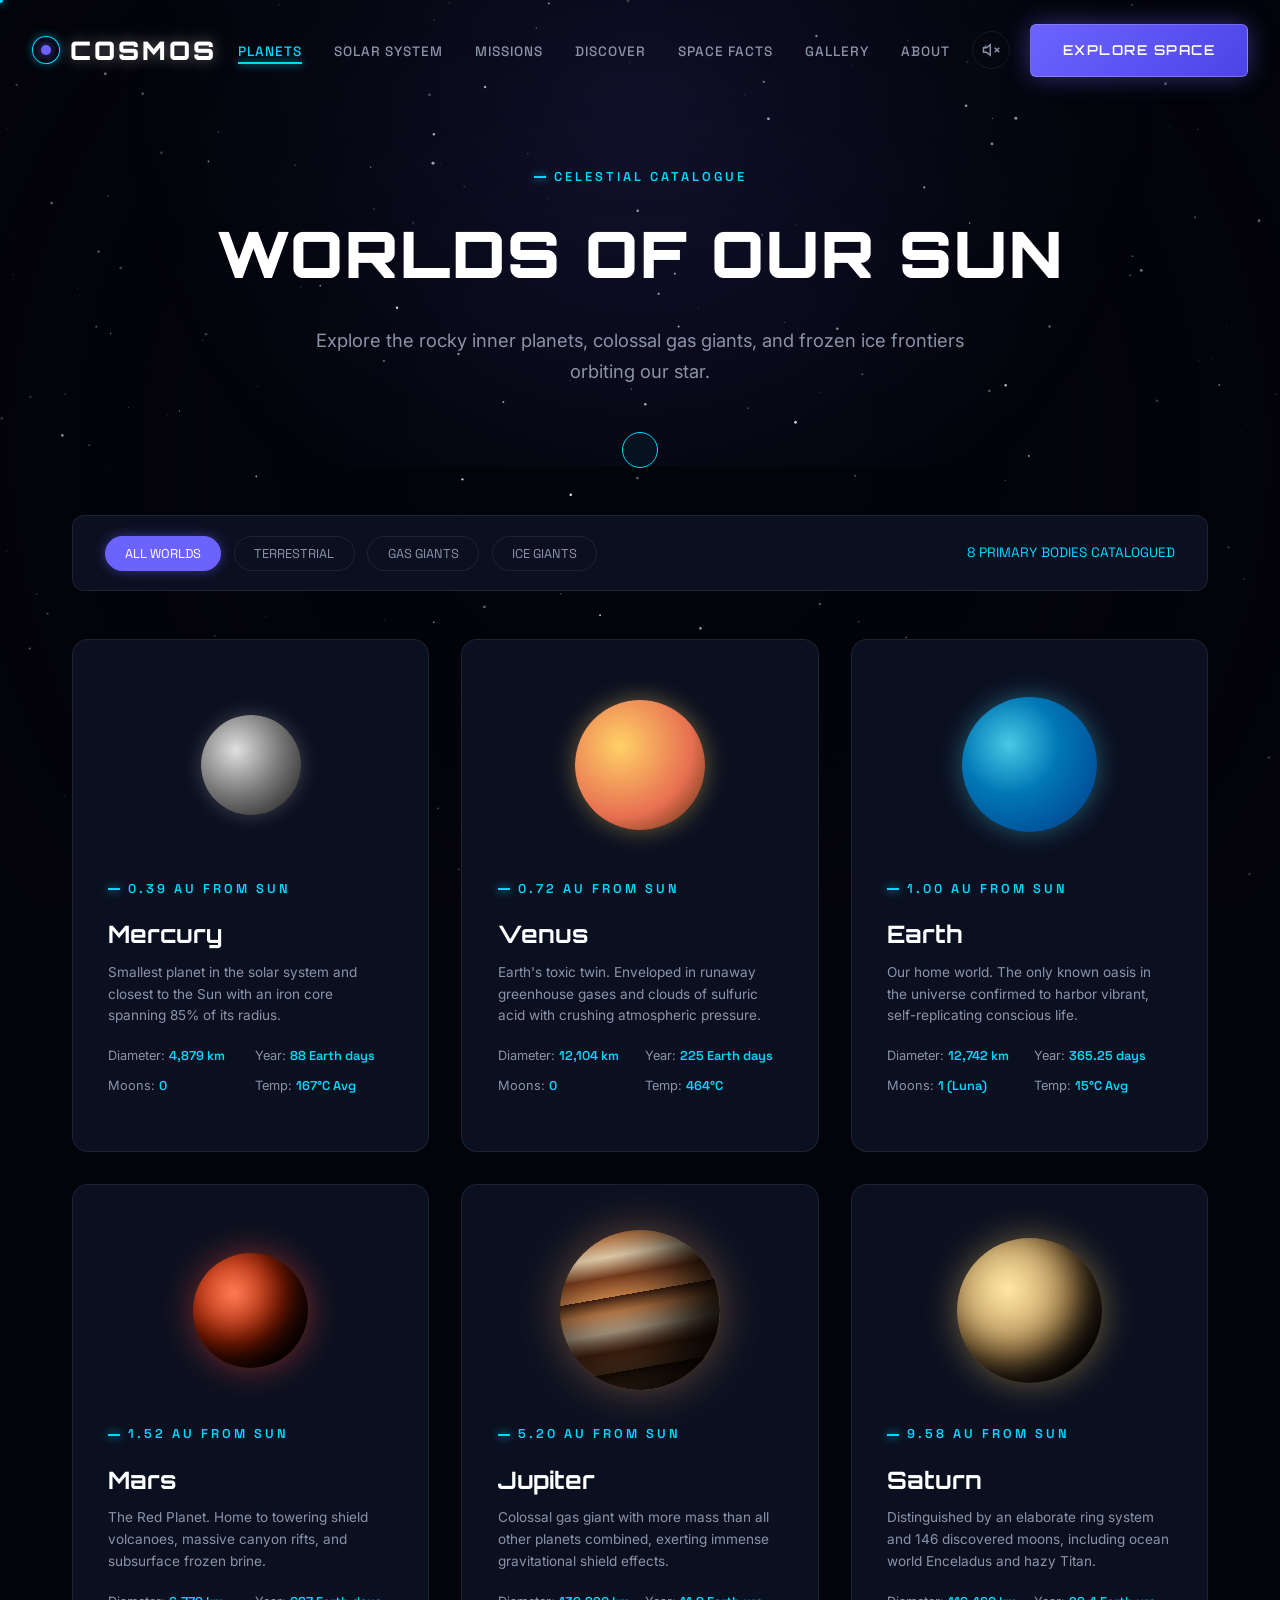
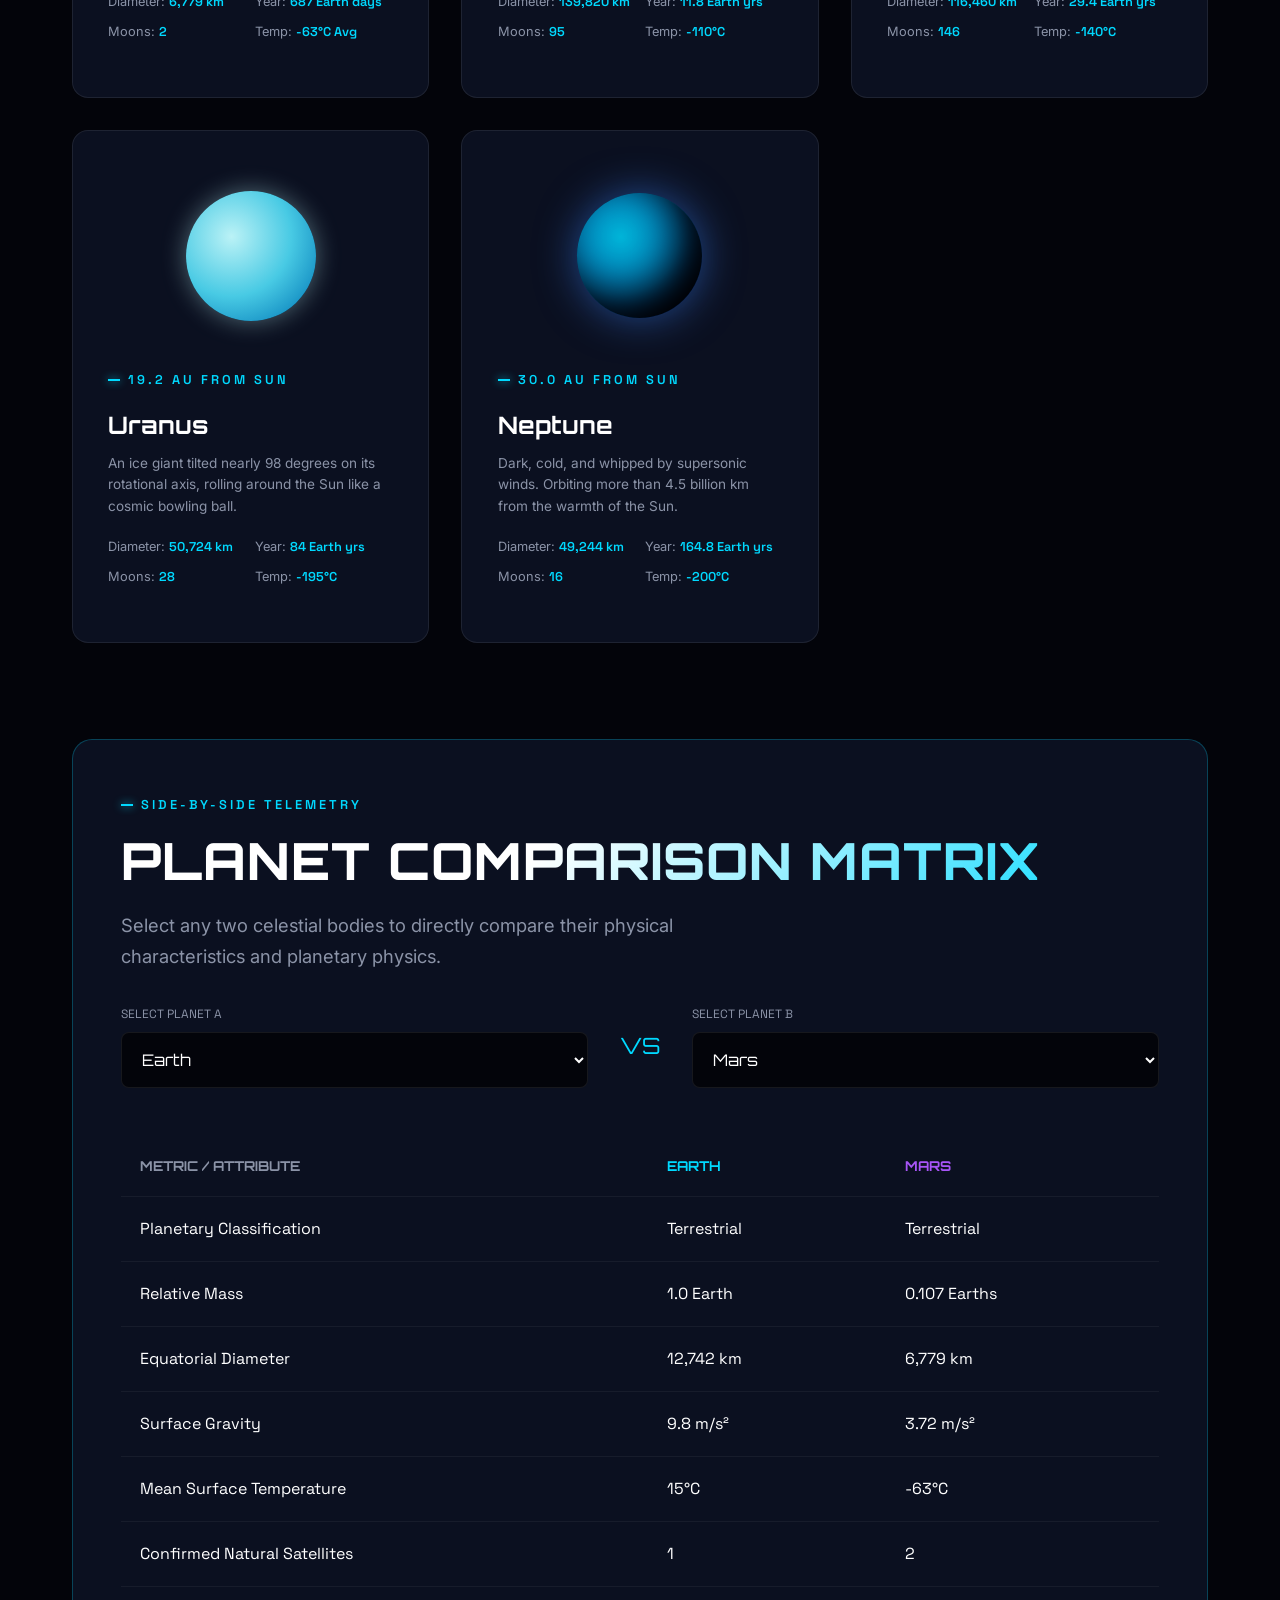
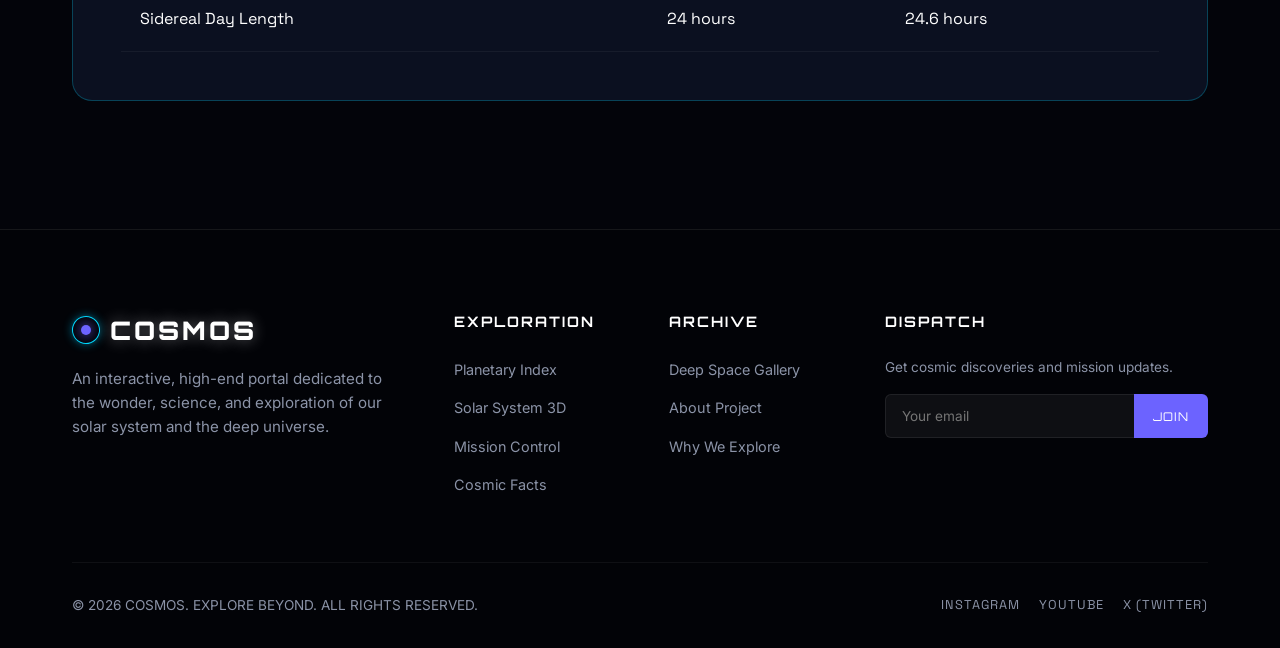
<file: planets.html>
<!DOCTYPE html>
<html lang="en" data-theme="dark">
<head>
  <meta charset="UTF-8" />
  <meta name="viewport" content="width=device-width, initial-scale=1.0" />
  <meta name="description" content="Explore all 8 major planets and dwarf planets of our solar system with interactive filtering and side-by-side comparison matrix." />
  <title>Planetary Index – COSMOS</title>
  <link rel="preconnect" href="https://fonts.googleapis.com" />
  <link rel="preconnect" href="https://fonts.gstatic.com" crossorigin />
  <link rel="stylesheet" href="css/designTokens.css" />
  <link rel="stylesheet" href="css/main.css" />
  <link rel="stylesheet" href="css/homepage.css" />
  <link rel="stylesheet" href="css/inner-pages.css" />
  <link rel="stylesheet" href="css/responsive.css" />
</head>
<body>
  <canvas id="starfield-canvas"></canvas>
  <div class="cosmic-vignette"></div>


  <header class="site-header" id="site-header">
    <div class="nav-container">
      <a href="index.html" class="logo-brand">
        <div class="logo-icon"><div class="logo-orbit"></div><div class="logo-core"></div></div>
        <span class="logo-text">COSMOS</span>
      </a>
      <nav class="main-nav">
        <ul class="nav-links">
          <li><a href="planets.html" class="active">Planets</a></li>
          <li><a href="solar-system.html" class="">Solar System</a></li>
          <li><a href="missions.html" class="">Missions</a></li>
          <li><a href="index.html#section-featured">Discover</a></li>
          <li><a href="space-facts.html" class="">Space Facts</a></li>
          <li><a href="gallery.html" class="">Gallery</a></li>
          <li><a href="about.html" class="">About</a></li>
        </ul>
      </nav>
      <div class="header-actions">
        <button class="audio-toggle-btn" aria-label="Toggle Ambient Sound" title="Cosmic Ambient Sound">
          <svg width="18" height="18" viewBox="0 0 24 24" fill="none" stroke="currentColor" stroke-width="2"><polygon points="11 5 6 9 2 9 2 15 6 15 11 19 11 5"></polygon><line x1="23" y1="9" x2="17" y2="15"></line><line x1="17" y1="9" x2="23" y2="15"></line></svg>
        </button>
        <a href="solar-system.html" class="btn btn-primary btn-glow">EXPLORE SPACE</a>
        <button class="mobile-nav-toggle" aria-label="Open Menu"><span class="hamburger-line"></span><span class="hamburger-line"></span><span class="hamburger-line"></span></button>
      </div>
    </div>
  </header>
  <div class="mobile-menu-drawer">
    <ul class="mobile-nav-links">
      <li><a href="index.html" class="">Home</a></li>
      <li><a href="planets.html" class="active">Planets</a></li>
      <li><a href="solar-system.html" class="">Solar System</a></li>
      <li><a href="missions.html" class="">Missions</a></li>
      <li><a href="space-facts.html" class="">Space Facts</a></li>
      <li><a href="gallery.html" class="">Gallery</a></li>
      <li><a href="about.html" class="">About</a></li>
    </ul>
    <div style="margin-top: 2rem;"><a href="solar-system.html" class="btn btn-primary" style="width:100%;">LAUNCH SIMULATION</a></div>
  </div>

<main>
  <div class="page-hero-banner">
    <div class="container">
      <span class="eyebrow">CELESTIAL CATALOGUE</span>
      <h1 class="page-hero-title">WORLDS OF OUR SUN</h1>
      <p class="section-lead" style="margin: 0 auto;">
        Explore the rocky inner planets, colossal gas giants, and frozen ice frontiers orbiting our star.
      </p>
    </div>
  </div>

  <div class="container">
    <!-- Filter Bar -->
    <div class="planets-controls-bar">
      <div class="filter-pills-group">
        <button class="filter-pill-btn active" data-filter="all">ALL WORLDS</button>
        <button class="filter-pill-btn" data-filter="terrestrial">TERRESTRIAL</button>
        <button class="filter-pill-btn" data-filter="gas-giant">GAS GIANTS</button>
        <button class="filter-pill-btn" data-filter="ice-giant">ICE GIANTS</button>
      </div>
      <div style="font-family: var(--font-mono); font-size: 0.85rem; color: var(--secondary);">
        8 PRIMARY BODIES CATALOGUED
      </div>
    </div>

    <!-- Planet Catalog Grid -->
    <div class="planets-catalog-grid">
      <!-- Mercury -->
      <div class="planet-catalog-card" data-type="terrestrial">
        <div class="planet-card-visual-wrap">
          <div class="world-planet-sphere" style="width:100px; height:100px; background: radial-gradient(circle at 35% 35%, #e0e0e0 0%, #757575 50%, #212121 95%); box-shadow: 0 0 20px rgba(255,255,255,0.2);"></div>
        </div>
        <span class="eyebrow">0.39 AU FROM SUN</span>
        <h3 style="font-family: var(--font-heading); font-size: 1.5rem; color: #fff;">Mercury</h3>
        <p style="color: var(--text-muted); font-size: 0.85rem; margin-top: 0.5rem;">Smallest planet in the solar system and closest to the Sun with an iron core spanning 85% of its radius.</p>
        <div class="planet-card-specs">
          <div>Diameter: <span class="planet-spec-val">4,879 km</span></div>
          <div>Year: <span class="planet-spec-val">88 Earth days</span></div>
          <div>Moons: <span class="planet-spec-val">0</span></div>
          <div>Temp: <span class="planet-spec-val">167°C Avg</span></div>
        </div>
      </div>

      <!-- Venus -->
      <div class="planet-catalog-card" data-type="terrestrial">
        <div class="planet-card-visual-wrap">
          <div class="world-planet-sphere" style="width:130px; height:130px; background: radial-gradient(circle at 35% 35%, #ffd166 0%, #e76f51 60%, #582f0e 95%); box-shadow: 0 0 25px rgba(255, 209, 102, 0.4);"></div>
        </div>
        <span class="eyebrow">0.72 AU FROM SUN</span>
        <h3 style="font-family: var(--font-heading); font-size: 1.5rem; color: #fff;">Venus</h3>
        <p style="color: var(--text-muted); font-size: 0.85rem; margin-top: 0.5rem;">Earth's toxic twin. Enveloped in runaway greenhouse gases and clouds of sulfuric acid with crushing atmospheric pressure.</p>
        <div class="planet-card-specs">
          <div>Diameter: <span class="planet-spec-val">12,104 km</span></div>
          <div>Year: <span class="planet-spec-val">225 Earth days</span></div>
          <div>Moons: <span class="planet-spec-val">0</span></div>
          <div>Temp: <span class="planet-spec-val">464°C</span></div>
        </div>
      </div>

      <!-- Earth -->
      <div class="planet-catalog-card" data-type="terrestrial">
        <div class="planet-card-visual-wrap">
          <div class="world-planet-sphere" style="width:135px; height:135px; background: radial-gradient(circle at 35% 35%, #48cae4 0%, #0077b6 40%, #023e8a 95%); box-shadow: 0 0 25px rgba(72, 202, 228, 0.4);"></div>
        </div>
        <span class="eyebrow">1.00 AU FROM SUN</span>
        <h3 style="font-family: var(--font-heading); font-size: 1.5rem; color: #fff;">Earth</h3>
        <p style="color: var(--text-muted); font-size: 0.85rem; margin-top: 0.5rem;">Our home world. The only known oasis in the universe confirmed to harbor vibrant, self-replicating conscious life.</p>
        <div class="planet-card-specs">
          <div>Diameter: <span class="planet-spec-val">12,742 km</span></div>
          <div>Year: <span class="planet-spec-val">365.25 days</span></div>
          <div>Moons: <span class="planet-spec-val">1 (Luna)</span></div>
          <div>Temp: <span class="planet-spec-val">15°C Avg</span></div>
        </div>
      </div>

      <!-- Mars -->
      <div class="planet-catalog-card" data-type="terrestrial">
        <div class="planet-card-visual-wrap">
          <div class="world-planet-sphere mars-sphere" style="width:115px; height:115px;"></div>
        </div>
        <span class="eyebrow">1.52 AU FROM SUN</span>
        <h3 style="font-family: var(--font-heading); font-size: 1.5rem; color: #fff;">Mars</h3>
        <p style="color: var(--text-muted); font-size: 0.85rem; margin-top: 0.5rem;">The Red Planet. Home to towering shield volcanoes, massive canyon rifts, and subsurface frozen brine.</p>
        <div class="planet-card-specs">
          <div>Diameter: <span class="planet-spec-val">6,779 km</span></div>
          <div>Year: <span class="planet-spec-val">687 Earth days</span></div>
          <div>Moons: <span class="planet-spec-val">2</span></div>
          <div>Temp: <span class="planet-spec-val">-63°C Avg</span></div>
        </div>
      </div>

      <!-- Jupiter -->
      <div class="planet-catalog-card" data-type="gas-giant">
        <div class="planet-card-visual-wrap">
          <div class="world-planet-sphere jupiter-sphere" style="width:160px; height:160px;"></div>
        </div>
        <span class="eyebrow">5.20 AU FROM SUN</span>
        <h3 style="font-family: var(--font-heading); font-size: 1.5rem; color: #fff;">Jupiter</h3>
        <p style="color: var(--text-muted); font-size: 0.85rem; margin-top: 0.5rem;">Colossal gas giant with more mass than all other planets combined, exerting immense gravitational shield effects.</p>
        <div class="planet-card-specs">
          <div>Diameter: <span class="planet-spec-val">139,820 km</span></div>
          <div>Year: <span class="planet-spec-val">11.8 Earth yrs</span></div>
          <div>Moons: <span class="planet-spec-val">95</span></div>
          <div>Temp: <span class="planet-spec-val">-110°C</span></div>
        </div>
      </div>

      <!-- Saturn -->
      <div class="planet-catalog-card" data-type="gas-giant">
        <div class="planet-card-visual-wrap">
          <div class="world-planet-sphere saturn-sphere" style="width:145px; height:145px;"></div>
        </div>
        <span class="eyebrow">9.58 AU FROM SUN</span>
        <h3 style="font-family: var(--font-heading); font-size: 1.5rem; color: #fff;">Saturn</h3>
        <p style="color: var(--text-muted); font-size: 0.85rem; margin-top: 0.5rem;">Distinguished by an elaborate ring system and 146 discovered moons, including ocean world Enceladus and hazy Titan.</p>
        <div class="planet-card-specs">
          <div>Diameter: <span class="planet-spec-val">116,460 km</span></div>
          <div>Year: <span class="planet-spec-val">29.4 Earth yrs</span></div>
          <div>Moons: <span class="planet-spec-val">146</span></div>
          <div>Temp: <span class="planet-spec-val">-140°C</span></div>
        </div>
      </div>

      <!-- Uranus -->
      <div class="planet-catalog-card" data-type="ice-giant">
        <div class="planet-card-visual-wrap">
          <div class="world-planet-sphere" style="width:130px; height:130px; background: radial-gradient(circle at 35% 35%, #bbf2f6 0%, #48cae4 50%, #0077b6 95%); box-shadow: 0 0 25px rgba(187, 242, 246, 0.4);"></div>
        </div>
        <span class="eyebrow">19.2 AU FROM SUN</span>
        <h3 style="font-family: var(--font-heading); font-size: 1.5rem; color: #fff;">Uranus</h3>
        <p style="color: var(--text-muted); font-size: 0.85rem; margin-top: 0.5rem;">An ice giant tilted nearly 98 degrees on its rotational axis, rolling around the Sun like a cosmic bowling ball.</p>
        <div class="planet-card-specs">
          <div>Diameter: <span class="planet-spec-val">50,724 km</span></div>
          <div>Year: <span class="planet-spec-val">84 Earth yrs</span></div>
          <div>Moons: <span class="planet-spec-val">28</span></div>
          <div>Temp: <span class="planet-spec-val">-195°C</span></div>
        </div>
      </div>

      <!-- Neptune -->
      <div class="planet-catalog-card" data-type="ice-giant">
        <div class="planet-card-visual-wrap">
          <div class="world-planet-sphere neptune-sphere" style="width:125px; height:125px;"></div>
        </div>
        <span class="eyebrow">30.0 AU FROM SUN</span>
        <h3 style="font-family: var(--font-heading); font-size: 1.5rem; color: #fff;">Neptune</h3>
        <p style="color: var(--text-muted); font-size: 0.85rem; margin-top: 0.5rem;">Dark, cold, and whipped by supersonic winds. Orbiting more than 4.5 billion km from the warmth of the Sun.</p>
        <div class="planet-card-specs">
          <div>Diameter: <span class="planet-spec-val">49,244 km</span></div>
          <div>Year: <span class="planet-spec-val">164.8 Earth yrs</span></div>
          <div>Moons: <span class="planet-spec-val">16</span></div>
          <div>Temp: <span class="planet-spec-val">-200°C</span></div>
        </div>
      </div>
    </div>

    <!-- COMPARISON MATRIX SECTION -->
    <div class="comparison-section">
      <span class="eyebrow">SIDE-BY-SIDE TELEMETRY</span>
      <h2 class="section-title">PLANET COMPARISON MATRIX</h2>
      <p class="section-lead">Select any two celestial bodies to directly compare their physical characteristics and planetary physics.</p>

      <div class="comparison-selection-grid">
        <div>
          <label style="font-family: var(--font-mono); font-size: 0.75rem; color: var(--text-muted); display: block; margin-bottom: 0.5rem;">SELECT PLANET A</label>
          <select id="compare-planet-1" class="compare-select">
            <option value="earth" selected>Earth</option>
            <option value="mercury">Mercury</option>
            <option value="venus">Venus</option>
            <option value="mars">Mars</option>
            <option value="jupiter">Jupiter</option>
            <option value="saturn">Saturn</option>
            <option value="uranus">Uranus</option>
            <option value="neptune">Neptune</option>
          </select>
        </div>
        <div class="compare-vs-badge">VS</div>
        <div>
          <label style="font-family: var(--font-mono); font-size: 0.75rem; color: var(--text-muted); display: block; margin-bottom: 0.5rem;">SELECT PLANET B</label>
          <select id="compare-planet-2" class="compare-select">
            <option value="mars" selected>Mars</option>
            <option value="mercury">Mercury</option>
            <option value="venus">Venus</option>
            <option value="earth">Earth</option>
            <option value="jupiter">Jupiter</option>
            <option value="saturn">Saturn</option>
            <option value="uranus">Uranus</option>
            <option value="neptune">Neptune</option>
          </select>
        </div>
      </div>

      <table class="comparison-table-matrix">
        <thead>
          <tr>
            <th>METRIC / ATTRIBUTE</th>
            <th id="c-name-1" style="color: var(--secondary);">Earth</th>
            <th id="c-name-2" style="color: var(--accent);">Mars</th>
          </tr>
        </thead>
        <tbody>
          <tr>
            <td>Planetary Classification</td>
            <td id="c-type-1">Terrestrial</td>
            <td id="c-type-2">Terrestrial</td>
          </tr>
          <tr>
            <td>Relative Mass</td>
            <td id="c-mass-1">1.0 Earth</td>
            <td id="c-mass-2">0.107 Earths</td>
          </tr>
          <tr>
            <td>Equatorial Diameter</td>
            <td id="c-dia-1">12,742 km</td>
            <td id="c-dia-2">6,779 km</td>
          </tr>
          <tr>
            <td>Surface Gravity</td>
            <td id="c-grav-1">9.8 m/s²</td>
            <td id="c-grav-2">3.72 m/s²</td>
          </tr>
          <tr>
            <td>Mean Surface Temperature</td>
            <td id="c-temp-1">15°C</td>
            <td id="c-temp-2">-63°C</td>
          </tr>
          <tr>
            <td>Confirmed Natural Satellites</td>
            <td id="c-moons-1">1</td>
            <td id="c-moons-2">2</td>
          </tr>
          <tr>
            <td>Sidereal Day Length</td>
            <td id="c-day-1">24 hours</td>
            <td id="c-day-2">24.6 hours</td>
          </tr>
        </tbody>
      </table>
    </div>
  </div>
</main>

  <footer class="site-footer">
    <div class="container">
      <div class="footer-cosmic-grid">
        <div class="footer-brand">
          <a href="index.html" class="logo-brand"><div class="logo-icon"><div class="logo-orbit"></div><div class="logo-core"></div></div><span class="logo-text">COSMOS</span></a>
          <p style="color: var(--text-muted); margin-top: 1rem;">An interactive, high-end portal dedicated to the wonder, science, and exploration of our solar system and the deep universe.</p>
        </div>
        <div class="footer-col">
          <h4>Exploration</h4>
          <ul class="footer-links">
            <li><a href="planets.html">Planetary Index</a></li>
            <li><a href="solar-system.html">Solar System 3D</a></li>
            <li><a href="missions.html">Mission Control</a></li>
            <li><a href="space-facts.html">Cosmic Facts</a></li>
          </ul>
        </div>
        <div class="footer-col">
          <h4>Archive</h4>
          <ul class="footer-links">
            <li><a href="gallery.html">Deep Space Gallery</a></li>
            <li><a href="about.html">About Project</a></li>
            <li><a href="about.html#manifesto">Why We Explore</a></li>
          </ul>
        </div>
        <div class="footer-col">
          <h4>Dispatch</h4>
          <p style="color: var(--text-muted); font-size: 0.85rem; margin-bottom: 0.8rem;">Get cosmic discoveries and mission updates.</p>
          <form class="newsletter-form" onsubmit="event.preventDefault(); alert('Subscribed to Dispatch!');">
            <input type="email" class="newsletter-input" placeholder="Your email" required />
            <button type="submit" class="newsletter-btn">JOIN</button>
          </form>
        </div>
      </div>
      <div class="footer-bottom">
        <div>&copy; 2026 COSMOS. EXPLORE BEYOND. ALL RIGHTS RESERVED.</div>
        <div class="social-links">
          <a href="#" class="social-link">INSTAGRAM</a>
          <a href="#" class="social-link">YOUTUBE</a>
          <a href="#" class="social-link">X (TWITTER)</a>
        </div>
      </div>
    </div>
  </footer>
  <script src="js/cursor.js"></script>
  <script src="js/navigation.js"></script>
  <script src="js/orbit-simulation.js"></script>
  <script src="js/missions-console.js"></script>
  <script src="js/facts-counter.js"></script>
  <script src="js/gallery-lightbox.js"></script>
  <script src="js/planet-compare.js"></script>
  <script src="js/main.js"></script>
</body>
</html>
</file>
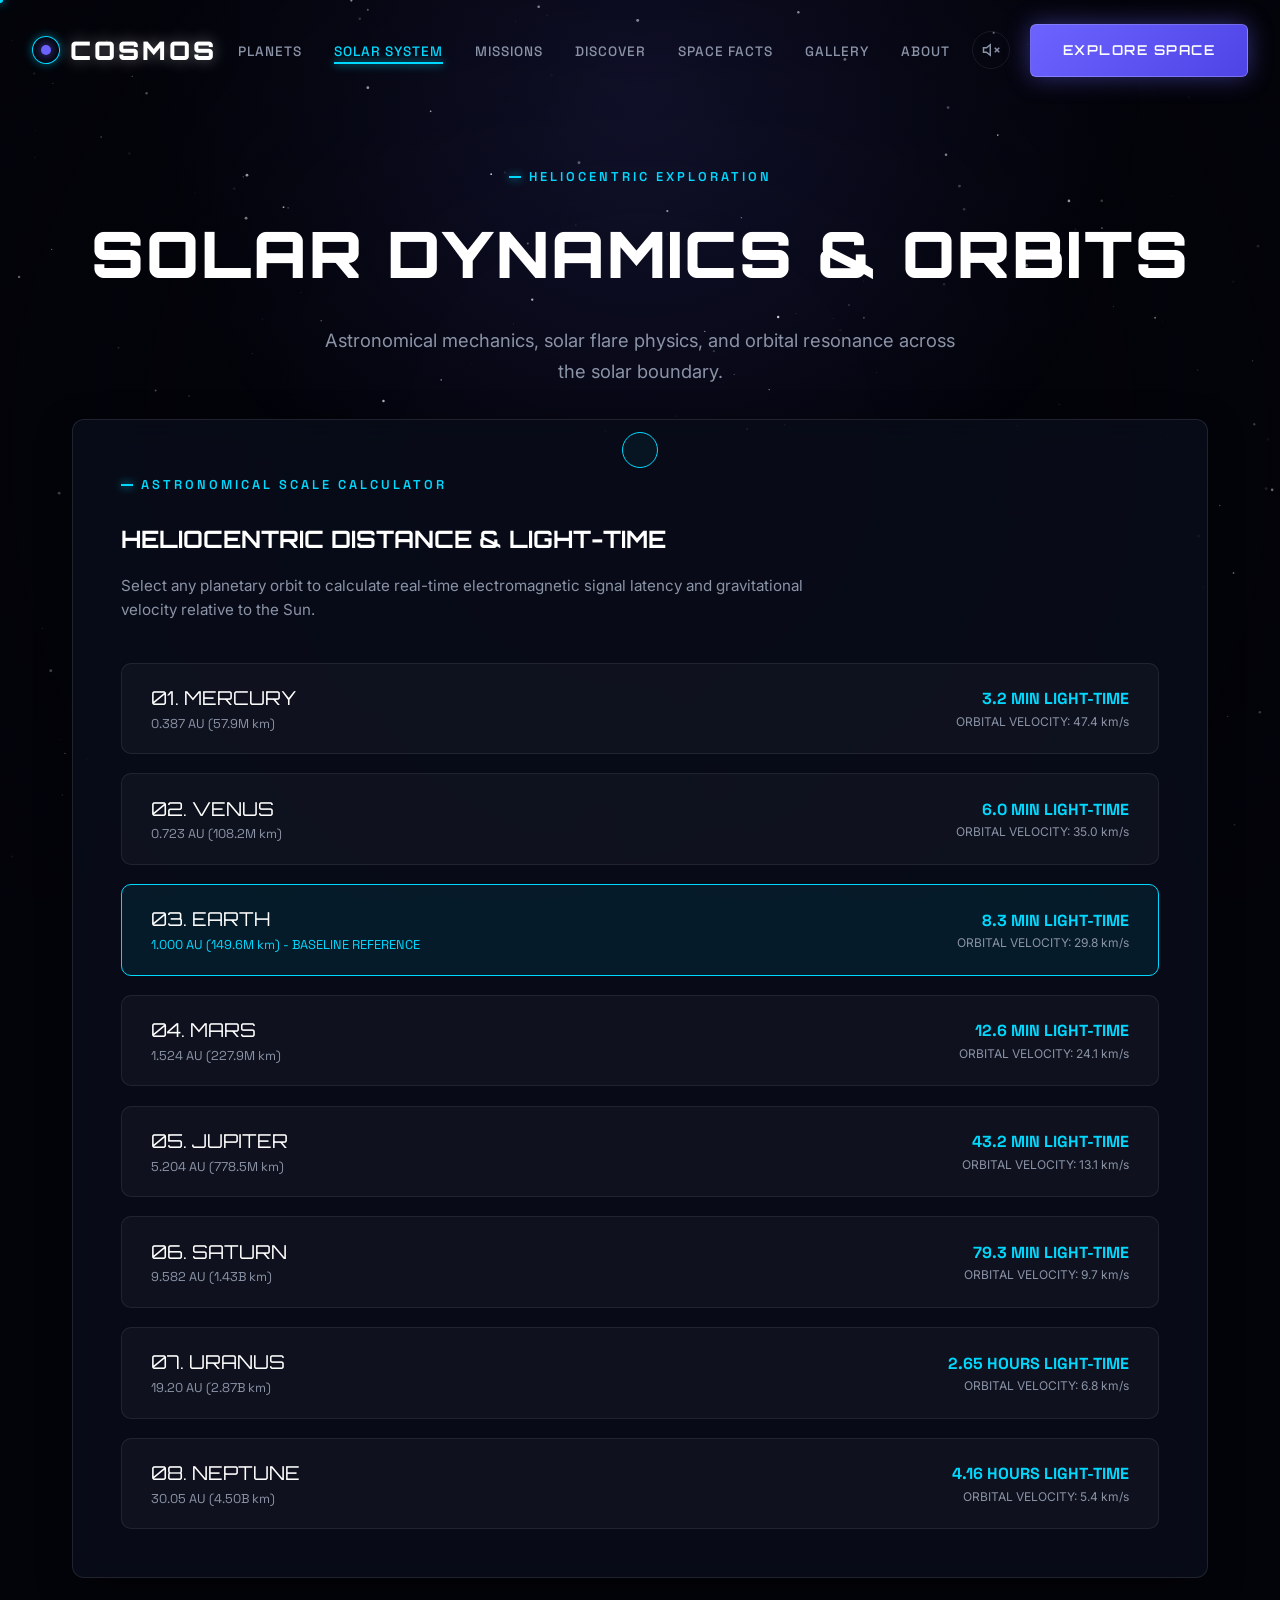
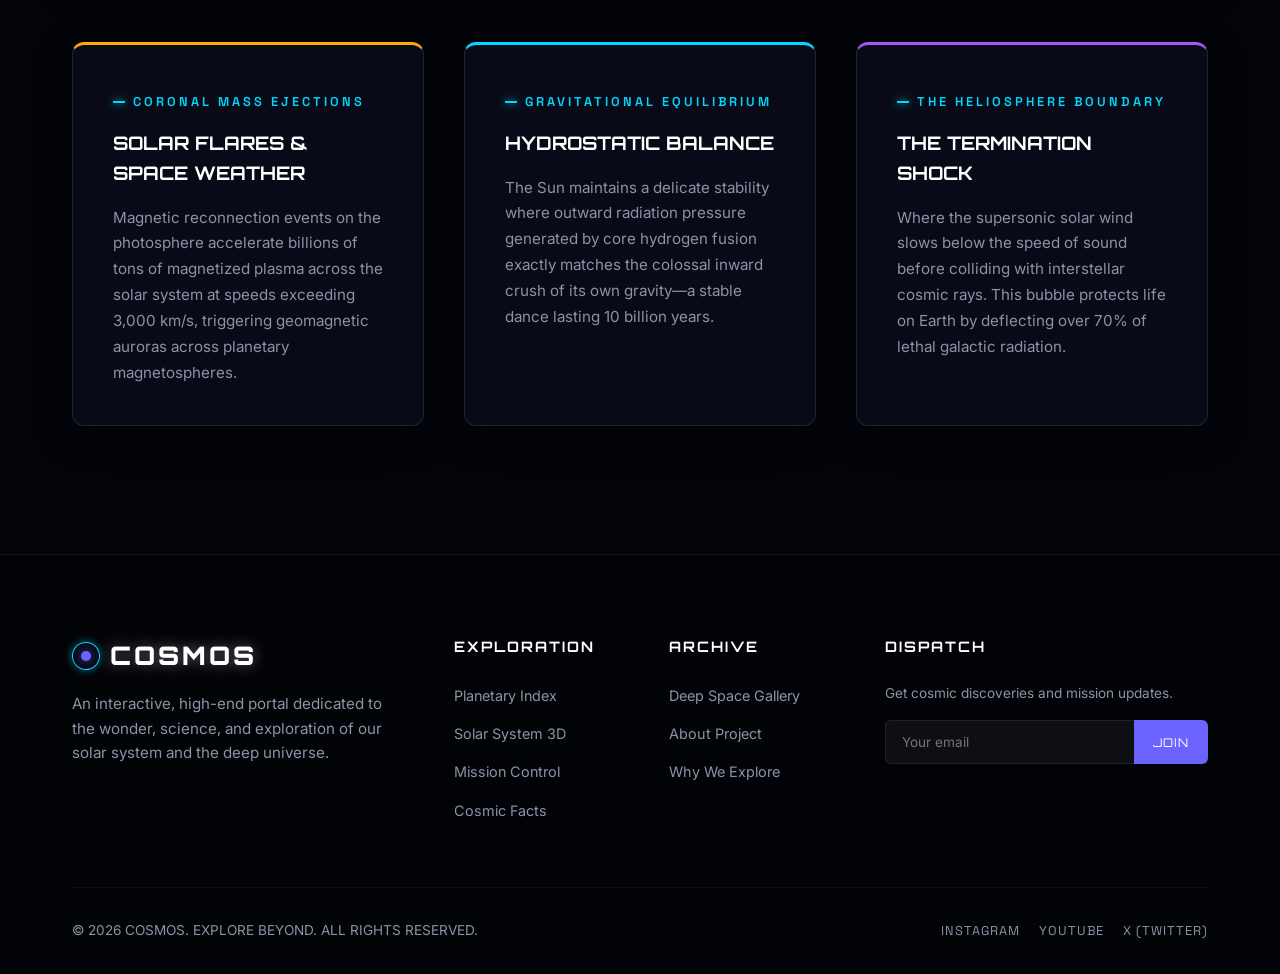
<file: solar-system.html>
<!DOCTYPE html>
<html lang="en" data-theme="dark">
<head>
  <meta charset="UTF-8" />
  <meta name="viewport" content="width=device-width, initial-scale=1.0" />
  <meta name="description" content="Full-screen orbital mechanics and solar system simulation with zoom, speed controls, and celestial telemetry." />
  <title>Interactive Solar System – COSMOS</title>
  <link rel="preconnect" href="https://fonts.googleapis.com" />
  <link rel="preconnect" href="https://fonts.gstatic.com" crossorigin />
  <link rel="stylesheet" href="css/designTokens.css" />
  <link rel="stylesheet" href="css/main.css" />
  <link rel="stylesheet" href="css/homepage.css" />
  <link rel="stylesheet" href="css/inner-pages.css" />
  <link rel="stylesheet" href="css/responsive.css" />
</head>
<body>
  <canvas id="starfield-canvas"></canvas>
  <div class="cosmic-vignette"></div>


  <header class="site-header" id="site-header">
    <div class="nav-container">
      <a href="index.html" class="logo-brand">
        <div class="logo-icon"><div class="logo-orbit"></div><div class="logo-core"></div></div>
        <span class="logo-text">COSMOS</span>
      </a>
      <nav class="main-nav">
        <ul class="nav-links">
          <li><a href="planets.html" class="">Planets</a></li>
          <li><a href="solar-system.html" class="active">Solar System</a></li>
          <li><a href="missions.html" class="">Missions</a></li>
          <li><a href="index.html#section-featured">Discover</a></li>
          <li><a href="space-facts.html" class="">Space Facts</a></li>
          <li><a href="gallery.html" class="">Gallery</a></li>
          <li><a href="about.html" class="">About</a></li>
        </ul>
      </nav>
      <div class="header-actions">
        <button class="audio-toggle-btn" aria-label="Toggle Ambient Sound" title="Cosmic Ambient Sound">
          <svg width="18" height="18" viewBox="0 0 24 24" fill="none" stroke="currentColor" stroke-width="2"><polygon points="11 5 6 9 2 9 2 15 6 15 11 19 11 5"></polygon><line x1="23" y1="9" x2="17" y2="15"></line><line x1="17" y1="9" x2="23" y2="15"></line></svg>
        </button>
        <a href="solar-system.html" class="btn btn-primary btn-glow">EXPLORE SPACE</a>
        <button class="mobile-nav-toggle" aria-label="Open Menu"><span class="hamburger-line"></span><span class="hamburger-line"></span><span class="hamburger-line"></span></button>
      </div>
    </div>
  </header>
  <div class="mobile-menu-drawer">
    <ul class="mobile-nav-links">
      <li><a href="index.html" class="">Home</a></li>
      <li><a href="planets.html" class="">Planets</a></li>
      <li><a href="solar-system.html" class="active">Solar System</a></li>
      <li><a href="missions.html" class="">Missions</a></li>
      <li><a href="space-facts.html" class="">Space Facts</a></li>
      <li><a href="gallery.html" class="">Gallery</a></li>
      <li><a href="about.html" class="">About</a></li>
    </ul>
    <div style="margin-top: 2rem;"><a href="solar-system.html" class="btn btn-primary" style="width:100%;">LAUNCH SIMULATION</a></div>
  </div>

<main>
  <div class="page-hero-banner" style="padding-bottom: 2rem;">
    <div class="container">
      <span class="eyebrow">HELIOCENTRIC EXPLORATION</span>
      <h1 class="page-hero-title">SOLAR DYNAMICS & ORBITS</h1>
      <p class="section-lead" style="margin: 0 auto;">
        Astronomical mechanics, solar flare physics, and orbital resonance across the solar boundary.
      </p>
    </div>
  </div>

  <div class="container" style="margin-bottom: 8rem;">
    <!-- Interactive Heliocentric Planetary Scale & Distance Visualizer -->
    <div class="glass-panel" style="padding: 3rem; margin-bottom: 4rem;">
      <span class="eyebrow">ASTRONOMICAL SCALE CALCULATOR</span>
      <h2 style="font-family: var(--font-heading); color: #fff; margin: 0.5rem 0 1rem;">HELIOCENTRIC DISTANCE & LIGHT-TIME</h2>
      <p style="color: var(--text-muted); font-size: 0.95rem; margin-bottom: 2.5rem; max-width: 700px;">
        Select any planetary orbit to calculate real-time electromagnetic signal latency and gravitational velocity relative to the Sun.
      </p>

      <!-- Planetary Distance Visual Track -->
      <div style="display: flex; flex-direction: column; gap: 1.2rem;">
        <div style="background: rgba(255,255,255,0.03); border: 1px solid var(--border-subtle); padding: 1.2rem 1.8rem; border-radius: 10px; display: flex; justify-content: space-between; align-items: center; flex-wrap: wrap; gap: 1rem;">
          <div>
            <span style="font-family: var(--font-heading); font-size: 1.2rem; color: #fff;">01. MERCURY</span>
            <div style="color: var(--text-muted); font-size: 0.8rem; font-family: var(--font-mono);">0.387 AU (57.9M km)</div>
          </div>
          <div style="text-align: right;">
            <div style="color: var(--secondary); font-family: var(--font-mono); font-weight: 700;">3.2 MIN LIGHT-TIME</div>
            <div style="color: var(--text-muted); font-size: 0.75rem;">ORBITAL VELOCITY: 47.4 km/s</div>
          </div>
        </div>

        <div style="background: rgba(255,255,255,0.03); border: 1px solid var(--border-subtle); padding: 1.2rem 1.8rem; border-radius: 10px; display: flex; justify-content: space-between; align-items: center; flex-wrap: wrap; gap: 1rem;">
          <div>
            <span style="font-family: var(--font-heading); font-size: 1.2rem; color: #fff;">02. VENUS</span>
            <div style="color: var(--text-muted); font-size: 0.8rem; font-family: var(--font-mono);">0.723 AU (108.2M km)</div>
          </div>
          <div style="text-align: right;">
            <div style="color: var(--secondary); font-family: var(--font-mono); font-weight: 700;">6.0 MIN LIGHT-TIME</div>
            <div style="color: var(--text-muted); font-size: 0.75rem;">ORBITAL VELOCITY: 35.0 km/s</div>
          </div>
        </div>

        <div style="background: rgba(0, 217, 255, 0.08); border: 1px solid var(--secondary); padding: 1.2rem 1.8rem; border-radius: 10px; display: flex; justify-content: space-between; align-items: center; flex-wrap: wrap; gap: 1rem;">
          <div>
            <span style="font-family: var(--font-heading); font-size: 1.2rem; color: #fff;">03. EARTH</span>
            <div style="color: var(--secondary); font-size: 0.8rem; font-family: var(--font-mono);">1.000 AU (149.6M km) - BASELINE REFERENCE</div>
          </div>
          <div style="text-align: right;">
            <div style="color: var(--secondary); font-family: var(--font-mono); font-weight: 700;">8.3 MIN LIGHT-TIME</div>
            <div style="color: var(--text-muted); font-size: 0.75rem;">ORBITAL VELOCITY: 29.8 km/s</div>
          </div>
        </div>

        <div style="background: rgba(255,255,255,0.03); border: 1px solid var(--border-subtle); padding: 1.2rem 1.8rem; border-radius: 10px; display: flex; justify-content: space-between; align-items: center; flex-wrap: wrap; gap: 1rem;">
          <div>
            <span style="font-family: var(--font-heading); font-size: 1.2rem; color: #fff;">04. MARS</span>
            <div style="color: var(--text-muted); font-size: 0.8rem; font-family: var(--font-mono);">1.524 AU (227.9M km)</div>
          </div>
          <div style="text-align: right;">
            <div style="color: var(--secondary); font-family: var(--font-mono); font-weight: 700;">12.6 MIN LIGHT-TIME</div>
            <div style="color: var(--text-muted); font-size: 0.75rem;">ORBITAL VELOCITY: 24.1 km/s</div>
          </div>
        </div>

        <div style="background: rgba(255,255,255,0.03); border: 1px solid var(--border-subtle); padding: 1.2rem 1.8rem; border-radius: 10px; display: flex; justify-content: space-between; align-items: center; flex-wrap: wrap; gap: 1rem;">
          <div>
            <span style="font-family: var(--font-heading); font-size: 1.2rem; color: #fff;">05. JUPITER</span>
            <div style="color: var(--text-muted); font-size: 0.8rem; font-family: var(--font-mono);">5.204 AU (778.5M km)</div>
          </div>
          <div style="text-align: right;">
            <div style="color: var(--secondary); font-family: var(--font-mono); font-weight: 700;">43.2 MIN LIGHT-TIME</div>
            <div style="color: var(--text-muted); font-size: 0.75rem;">ORBITAL VELOCITY: 13.1 km/s</div>
          </div>
        </div>

        <div style="background: rgba(255,255,255,0.03); border: 1px solid var(--border-subtle); padding: 1.2rem 1.8rem; border-radius: 10px; display: flex; justify-content: space-between; align-items: center; flex-wrap: wrap; gap: 1rem;">
          <div>
            <span style="font-family: var(--font-heading); font-size: 1.2rem; color: #fff;">06. SATURN</span>
            <div style="color: var(--text-muted); font-size: 0.8rem; font-family: var(--font-mono);">9.582 AU (1.43B km)</div>
          </div>
          <div style="text-align: right;">
            <div style="color: var(--secondary); font-family: var(--font-mono); font-weight: 700;">79.3 MIN LIGHT-TIME</div>
            <div style="color: var(--text-muted); font-size: 0.75rem;">ORBITAL VELOCITY: 9.7 km/s</div>
          </div>
        </div>

        <div style="background: rgba(255,255,255,0.03); border: 1px solid var(--border-subtle); padding: 1.2rem 1.8rem; border-radius: 10px; display: flex; justify-content: space-between; align-items: center; flex-wrap: wrap; gap: 1rem;">
          <div>
            <span style="font-family: var(--font-heading); font-size: 1.2rem; color: #fff;">07. URANUS</span>
            <div style="color: var(--text-muted); font-size: 0.8rem; font-family: var(--font-mono);">19.20 AU (2.87B km)</div>
          </div>
          <div style="text-align: right;">
            <div style="color: var(--secondary); font-family: var(--font-mono); font-weight: 700;">2.65 HOURS LIGHT-TIME</div>
            <div style="color: var(--text-muted); font-size: 0.75rem;">ORBITAL VELOCITY: 6.8 km/s</div>
          </div>
        </div>

        <div style="background: rgba(255,255,255,0.03); border: 1px solid var(--border-subtle); padding: 1.2rem 1.8rem; border-radius: 10px; display: flex; justify-content: space-between; align-items: center; flex-wrap: wrap; gap: 1rem;">
          <div>
            <span style="font-family: var(--font-heading); font-size: 1.2rem; color: #fff;">08. NEPTUNE</span>
            <div style="color: var(--text-muted); font-size: 0.8rem; font-family: var(--font-mono);">30.05 AU (4.50B km)</div>
          </div>
          <div style="text-align: right;">
            <div style="color: var(--secondary); font-family: var(--font-mono); font-weight: 700;">4.16 HOURS LIGHT-TIME</div>
            <div style="color: var(--text-muted); font-size: 0.75rem;">ORBITAL VELOCITY: 5.4 km/s</div>
          </div>
        </div>
      </div>
    </div>

    <!-- Solar Physics Deep-Dive Grid -->
    <div style="display: grid; grid-template-columns: repeat(auto-fit, minmax(320px, 1fr)); gap: 2.5rem;">
      <div class="glass-panel" style="padding: 2.5rem; border-top: 3px solid #ffaa00;">
        <span class="eyebrow">CORONAL MASS EJECTIONS</span>
        <h3 style="font-family: var(--font-heading); color: #fff; margin-bottom: 1rem;">SOLAR FLARES & SPACE WEATHER</h3>
        <p style="color: var(--text-muted); line-height: 1.7; font-size: 0.95rem;">
          Magnetic reconnection events on the photosphere accelerate billions of tons of magnetized plasma across the solar system at speeds exceeding 3,000 km/s, triggering geomagnetic auroras across planetary magnetospheres.
        </p>
      </div>

      <div class="glass-panel" style="padding: 2.5rem; border-top: 3px solid var(--secondary);">
        <span class="eyebrow">GRAVITATIONAL EQUILIBRIUM</span>
        <h3 style="font-family: var(--font-heading); color: #fff; margin-bottom: 1rem;">HYDROSTATIC BALANCE</h3>
        <p style="color: var(--text-muted); line-height: 1.7; font-size: 0.95rem;">
          The Sun maintains a delicate stability where outward radiation pressure generated by core hydrogen fusion exactly matches the colossal inward crush of its own gravity—a stable dance lasting 10 billion years.
        </p>
      </div>

      <div class="glass-panel" style="padding: 2.5rem; border-top: 3px solid var(--accent);">
        <span class="eyebrow">THE HELIOSPHERE BOUNDARY</span>
        <h3 style="font-family: var(--font-heading); color: #fff; margin-bottom: 1rem;">THE TERMINATION SHOCK</h3>
        <p style="color: var(--text-muted); line-height: 1.7; font-size: 0.95rem;">
          Where the supersonic solar wind slows below the speed of sound before colliding with interstellar cosmic rays. This bubble protects life on Earth by deflecting over 70% of lethal galactic radiation.
        </p>
      </div>
    </div>
  </div>
</main>

  <footer class="site-footer">
    <div class="container">
      <div class="footer-cosmic-grid">
        <div class="footer-brand">
          <a href="index.html" class="logo-brand"><div class="logo-icon"><div class="logo-orbit"></div><div class="logo-core"></div></div><span class="logo-text">COSMOS</span></a>
          <p style="color: var(--text-muted); margin-top: 1rem;">An interactive, high-end portal dedicated to the wonder, science, and exploration of our solar system and the deep universe.</p>
        </div>
        <div class="footer-col">
          <h4>Exploration</h4>
          <ul class="footer-links">
            <li><a href="planets.html">Planetary Index</a></li>
            <li><a href="solar-system.html">Solar System 3D</a></li>
            <li><a href="missions.html">Mission Control</a></li>
            <li><a href="space-facts.html">Cosmic Facts</a></li>
          </ul>
        </div>
        <div class="footer-col">
          <h4>Archive</h4>
          <ul class="footer-links">
            <li><a href="gallery.html">Deep Space Gallery</a></li>
            <li><a href="about.html">About Project</a></li>
            <li><a href="about.html#manifesto">Why We Explore</a></li>
          </ul>
        </div>
        <div class="footer-col">
          <h4>Dispatch</h4>
          <p style="color: var(--text-muted); font-size: 0.85rem; margin-bottom: 0.8rem;">Get cosmic discoveries and mission updates.</p>
          <form class="newsletter-form" onsubmit="event.preventDefault(); alert('Subscribed to Dispatch!');">
            <input type="email" class="newsletter-input" placeholder="Your email" required />
            <button type="submit" class="newsletter-btn">JOIN</button>
          </form>
        </div>
      </div>
      <div class="footer-bottom">
        <div>&copy; 2026 COSMOS. EXPLORE BEYOND. ALL RIGHTS RESERVED.</div>
        <div class="social-links">
          <a href="#" class="social-link">INSTAGRAM</a>
          <a href="#" class="social-link">YOUTUBE</a>
          <a href="#" class="social-link">X (TWITTER)</a>
        </div>
      </div>
    </div>
  </footer>
  <script src="js/cursor.js"></script>
  <script src="js/navigation.js"></script>
  <script src="js/orbit-simulation.js"></script>
  <script src="js/missions-console.js"></script>
  <script src="js/facts-counter.js"></script>
  <script src="js/gallery-lightbox.js"></script>
  <script src="js/planet-compare.js"></script>
  <script src="js/hero-video.js"></script>
  <script src="js/main.js"></script>
</body>
</html>
</file>
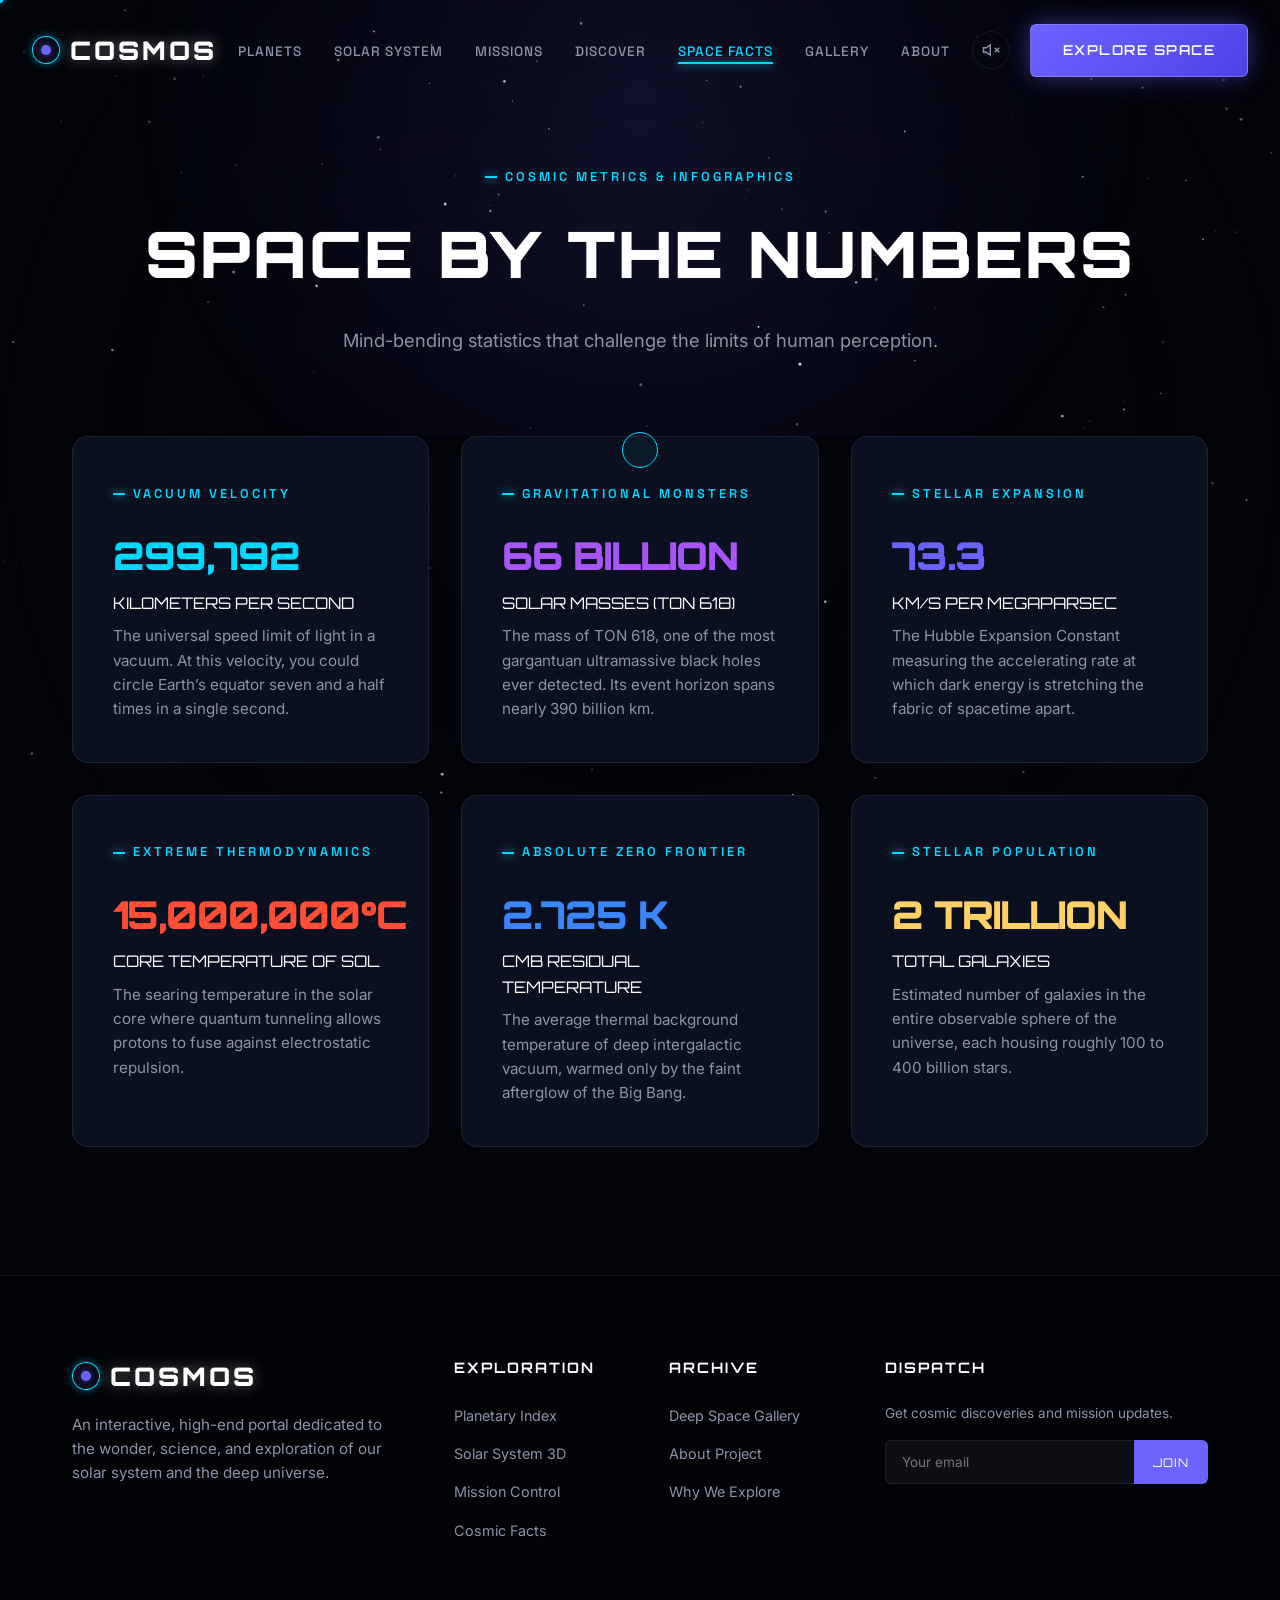
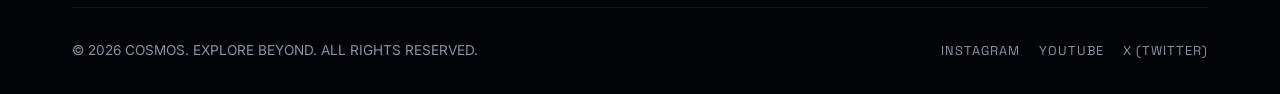
<file: space-facts.html>
<!DOCTYPE html>
<html lang="en" data-theme="dark">
<head>
  <meta charset="UTF-8" />
  <meta name="viewport" content="width=device-width, initial-scale=1.0" />
  <meta name="description" content="Explore mind-bending astronomical data, stellar metrics, and scale infographics of the observable universe." />
  <title>Space Facts & Cosmic Data – COSMOS</title>
  <link rel="preconnect" href="https://fonts.googleapis.com" />
  <link rel="preconnect" href="https://fonts.gstatic.com" crossorigin />
  <link rel="stylesheet" href="css/designTokens.css" />
  <link rel="stylesheet" href="css/main.css" />
  <link rel="stylesheet" href="css/homepage.css" />
  <link rel="stylesheet" href="css/inner-pages.css" />
  <link rel="stylesheet" href="css/responsive.css" />
</head>
<body>
  <canvas id="starfield-canvas"></canvas>
  <div class="cosmic-vignette"></div>


  <header class="site-header" id="site-header">
    <div class="nav-container">
      <a href="index.html" class="logo-brand">
        <div class="logo-icon"><div class="logo-orbit"></div><div class="logo-core"></div></div>
        <span class="logo-text">COSMOS</span>
      </a>
      <nav class="main-nav">
        <ul class="nav-links">
          <li><a href="planets.html" class="">Planets</a></li>
          <li><a href="solar-system.html" class="">Solar System</a></li>
          <li><a href="missions.html" class="">Missions</a></li>
          <li><a href="index.html#section-featured">Discover</a></li>
          <li><a href="space-facts.html" class="active">Space Facts</a></li>
          <li><a href="gallery.html" class="">Gallery</a></li>
          <li><a href="about.html" class="">About</a></li>
        </ul>
      </nav>
      <div class="header-actions">
        <button class="audio-toggle-btn" aria-label="Toggle Ambient Sound" title="Cosmic Ambient Sound">
          <svg width="18" height="18" viewBox="0 0 24 24" fill="none" stroke="currentColor" stroke-width="2"><polygon points="11 5 6 9 2 9 2 15 6 15 11 19 11 5"></polygon><line x1="23" y1="9" x2="17" y2="15"></line><line x1="17" y1="9" x2="23" y2="15"></line></svg>
        </button>
        <a href="solar-system.html" class="btn btn-primary btn-glow">EXPLORE SPACE</a>
        <button class="mobile-nav-toggle" aria-label="Open Menu"><span class="hamburger-line"></span><span class="hamburger-line"></span><span class="hamburger-line"></span></button>
      </div>
    </div>
  </header>
  <div class="mobile-menu-drawer">
    <ul class="mobile-nav-links">
      <li><a href="index.html" class="">Home</a></li>
      <li><a href="planets.html" class="">Planets</a></li>
      <li><a href="solar-system.html" class="">Solar System</a></li>
      <li><a href="missions.html" class="">Missions</a></li>
      <li><a href="space-facts.html" class="active">Space Facts</a></li>
      <li><a href="gallery.html" class="">Gallery</a></li>
      <li><a href="about.html" class="">About</a></li>
    </ul>
    <div style="margin-top: 2rem;"><a href="solar-system.html" class="btn btn-primary" style="width:100%;">LAUNCH SIMULATION</a></div>
  </div>

<main>
  <div class="page-hero-banner">
    <div class="container">
      <span class="eyebrow">COSMIC METRICS & INFOGRAPHICS</span>
      <h1 class="page-hero-title">SPACE BY THE NUMBERS</h1>
      <p class="section-lead" style="margin: 0 auto;">
        Mind-bending statistics that challenge the limits of human perception.
      </p>
    </div>
  </div>

  <div class="container" style="margin-bottom: 8rem;">
    <!-- Fact Cards Flow -->
    <div class="facts-cards-flow">
      <div class="interactive-fact-card">
        <span class="eyebrow">VACUUM VELOCITY</span>
        <div class="fact-massive-number" style="color: var(--secondary); margin: 1rem 0;">299,792</div>
        <p style="font-family: var(--font-heading); color: #fff; margin-bottom: 0.5rem;">KILOMETERS PER SECOND</p>
        <p style="color: var(--text-muted); font-size: 0.95rem; line-height: 1.6;">
          The universal speed limit of light in a vacuum. At this velocity, you could circle Earth’s equator seven and a half times in a single second.
        </p>
      </div>

      <div class="interactive-fact-card">
        <span class="eyebrow">GRAVITATIONAL MONSTERS</span>
        <div class="fact-massive-number" style="color: var(--accent); margin: 1rem 0;">66 BILLION</div>
        <p style="font-family: var(--font-heading); color: #fff; margin-bottom: 0.5rem;">SOLAR MASSES (TON 618)</p>
        <p style="color: var(--text-muted); font-size: 0.95rem; line-height: 1.6;">
          The mass of TON 618, one of the most gargantuan ultramassive black holes ever detected. Its event horizon spans nearly 390 billion km.
        </p>
      </div>

      <div class="interactive-fact-card">
        <span class="eyebrow">STELLAR EXPANSION</span>
        <div class="fact-massive-number" style="color: var(--primary); margin: 1rem 0;">73.3</div>
        <p style="font-family: var(--font-heading); color: #fff; margin-bottom: 0.5rem;">KM/S PER MEGAPARSEC</p>
        <p style="color: var(--text-muted); font-size: 0.95rem; line-height: 1.6;">
          The Hubble Expansion Constant measuring the accelerating rate at which dark energy is stretching the fabric of spacetime apart.
        </p>
      </div>

      <div class="interactive-fact-card">
        <span class="eyebrow">EXTREME THERMODYNAMICS</span>
        <div class="fact-massive-number" style="color: var(--mars-accent); margin: 1rem 0;">15,000,000°C</div>
        <p style="font-family: var(--font-heading); color: #fff; margin-bottom: 0.5rem;">CORE TEMPERATURE OF SOL</p>
        <p style="color: var(--text-muted); font-size: 0.95rem; line-height: 1.6;">
          The searing temperature in the solar core where quantum tunneling allows protons to fuse against electrostatic repulsion.
        </p>
      </div>

      <div class="interactive-fact-card">
        <span class="eyebrow">ABSOLUTE ZERO FRONTIER</span>
        <div class="fact-massive-number" style="color: var(--neptune-accent); margin: 1rem 0;">2.725 K</div>
        <p style="font-family: var(--font-heading); color: #fff; margin-bottom: 0.5rem;">CMB RESIDUAL TEMPERATURE</p>
        <p style="color: var(--text-muted); font-size: 0.95rem; line-height: 1.6;">
          The average thermal background temperature of deep intergalactic vacuum, warmed only by the faint afterglow of the Big Bang.
        </p>
      </div>

      <div class="interactive-fact-card">
        <span class="eyebrow">STELLAR POPULATION</span>
        <div class="fact-massive-number" style="color: var(--saturn-accent); margin: 1rem 0;">2 TRILLION</div>
        <p style="font-family: var(--font-heading); color: #fff; margin-bottom: 0.5rem;">TOTAL GALAXIES</p>
        <p style="color: var(--text-muted); font-size: 0.95rem; line-height: 1.6;">
          Estimated number of galaxies in the entire observable sphere of the universe, each housing roughly 100 to 400 billion stars.
        </p>
      </div>
    </div>
  </div>
</main>

  <footer class="site-footer">
    <div class="container">
      <div class="footer-cosmic-grid">
        <div class="footer-brand">
          <a href="index.html" class="logo-brand"><div class="logo-icon"><div class="logo-orbit"></div><div class="logo-core"></div></div><span class="logo-text">COSMOS</span></a>
          <p style="color: var(--text-muted); margin-top: 1rem;">An interactive, high-end portal dedicated to the wonder, science, and exploration of our solar system and the deep universe.</p>
        </div>
        <div class="footer-col">
          <h4>Exploration</h4>
          <ul class="footer-links">
            <li><a href="planets.html">Planetary Index</a></li>
            <li><a href="solar-system.html">Solar System 3D</a></li>
            <li><a href="missions.html">Mission Control</a></li>
            <li><a href="space-facts.html">Cosmic Facts</a></li>
          </ul>
        </div>
        <div class="footer-col">
          <h4>Archive</h4>
          <ul class="footer-links">
            <li><a href="gallery.html">Deep Space Gallery</a></li>
            <li><a href="about.html">About Project</a></li>
            <li><a href="about.html#manifesto">Why We Explore</a></li>
          </ul>
        </div>
        <div class="footer-col">
          <h4>Dispatch</h4>
          <p style="color: var(--text-muted); font-size: 0.85rem; margin-bottom: 0.8rem;">Get cosmic discoveries and mission updates.</p>
          <form class="newsletter-form" onsubmit="event.preventDefault(); alert('Subscribed to Dispatch!');">
            <input type="email" class="newsletter-input" placeholder="Your email" required />
            <button type="submit" class="newsletter-btn">JOIN</button>
          </form>
        </div>
      </div>
      <div class="footer-bottom">
        <div>&copy; 2026 COSMOS. EXPLORE BEYOND. ALL RIGHTS RESERVED.</div>
        <div class="social-links">
          <a href="#" class="social-link">INSTAGRAM</a>
          <a href="#" class="social-link">YOUTUBE</a>
          <a href="#" class="social-link">X (TWITTER)</a>
        </div>
      </div>
    </div>
  </footer>
  <script src="js/cursor.js"></script>
  <script src="js/navigation.js"></script>
  <script src="js/orbit-simulation.js"></script>
  <script src="js/missions-console.js"></script>
  <script src="js/facts-counter.js"></script>
  <script src="js/gallery-lightbox.js"></script>
  <script src="js/planet-compare.js"></script>
  <script src="js/main.js"></script>
</body>
</html>
</file>
<file: css/designTokens.css>
﻿/* designTokens.css - COSMOS Design System Tokens */
@import url('https://fonts.googleapis.com/css2?family=Audiowide&family=Inter:wght@300;400;500;600;700&family=Orbitron:wght@400;500;600;700;800;900&family=Space+Grotesk:wght@400;600;700&display=swap');

:root {
  /* Cosmic Color Palette */
  --bg-deep: #03040a;
  --bg-space: #070b16;
  --bg-card: #0b1020;
  --bg-card-hover: #121933;
  --bg-glass: rgba(11, 16, 32, 0.65);
  --bg-glass-strong: rgba(7, 11, 22, 0.85);

  /* Neon Accents & Accents */
  --primary: #6c63ff;
  --primary-glow: rgba(108, 99, 255, 0.45);
  --secondary: #00d9ff;
  --secondary-glow: rgba(0, 217, 255, 0.45);
  --accent: #a855f7;
  --accent-glow: rgba(168, 85, 247, 0.45);
  --mars-accent: #ff4e36;
  --mars-glow: rgba(255, 78, 54, 0.45);
  --jupiter-accent: #e59a54;
  --saturn-accent: #ffd166;
  --neptune-accent: #3a86ff;
  --highlight: #ffffff;
  --text-muted: #8b93a7;
  --border-subtle: rgba(255, 255, 255, 0.08);
  --border-glow: rgba(0, 217, 255, 0.25);

  /* Typography */
  --font-heading: 'Orbitron', -apple-system, sans-serif;
  --font-display: 'Audiowide', cursive;
  --font-body: 'Inter', -apple-system, sans-serif;
  --font-mono: 'Space Grotesk', monospace;

  /* Shadows & Outer Glows */
  --glow-primary: 0 0 25px var(--primary-glow);
  --glow-secondary: 0 0 25px var(--secondary-glow);
  --glow-accent: 0 0 25px var(--accent-glow);
  --box-shadow-card: 0 10px 40px -10px rgba(0, 0, 0, 0.8);
  --glass-border: 1px solid rgba(255, 255, 255, 0.1);

  /* Transitions & Timing */
  --ease-cosmic: cubic-bezier(0.16, 1, 0.3, 1);
  --transition-fast: 0.2s var(--ease-cosmic);
  --transition-normal: 0.4s var(--ease-cosmic);
  --transition-slow: 0.8s var(--ease-cosmic);
}
</file>
<file: css/main.css>
﻿/* main.css - Core structure, Reset, Header, Cursor, Footer */
*, *::before, *::after {
  box-sizing: border-box;
  margin: 0;
  padding: 0;
}

html {
  scroll-behavior: smooth;
  color-scheme: dark;
}

body {
  background-color: var(--bg-deep);
  color: var(--highlight);
  font-family: var(--font-body);
  line-height: 1.6;
  overflow-x: hidden;
  position: relative;
  min-height: 100vh;
}

/* Cosmic Canvas Background Container */
#starfield-canvas {
  position: fixed;
  top: 0;
  left: 0;
  width: 100%;
  height: 100%;
  pointer-events: none;
  z-index: 0;
  opacity: 0.9;
}

/* Subtle Cosmic Vignette & Grain */
.cosmic-vignette {
  position: fixed;
  inset: 0;
  pointer-events: none;
  background: radial-gradient(circle at center, transparent 30%, rgba(3, 4, 10, 0.7) 100%);
  z-index: 1;
}

/* Custom Cursor (Desktop Only) */
.custom-cursor-dot,
.custom-cursor-ring {
  position: fixed;
  top: 0;
  left: 0;
  border-radius: 50%;
  pointer-events: none;
  z-index: 99999;
  transform: translate(-50%, -50%);
  transition: opacity 0.3s ease;
}

.custom-cursor-dot {
  width: 6px;
  height: 6px;
  background: var(--secondary);
  box-shadow: 0 0 10px var(--secondary);
}

.custom-cursor-ring {
  width: 36px;
  height: 36px;
  border: 1px solid var(--secondary);
  background: rgba(0, 217, 255, 0.05);
  transition: width 0.25s ease, height 0.25s ease, background-color 0.25s ease, border-color 0.25s ease;
  display: flex;
  align-items: center;
  justify-content: center;
  font-family: var(--font-heading);
  font-size: 8px;
  letter-spacing: 1px;
  color: #fff;
}

.custom-cursor-ring.cursor-hover {
  width: 54px;
  height: 54px;
  border-color: var(--primary);
  background: rgba(108, 99, 255, 0.15);
  box-shadow: 0 0 20px var(--primary-glow);
}

.custom-cursor-ring.cursor-explore {
  width: 64px;
  height: 64px;
  border-color: var(--accent);
  background: rgba(168, 85, 247, 0.2);
  box-shadow: 0 0 25px var(--accent-glow);
}

.custom-cursor-ring.cursor-view {
  width: 60px;
  height: 60px;
  border-color: var(--secondary);
  background: rgba(0, 217, 255, 0.2);
  box-shadow: 0 0 20px var(--secondary-glow);
}

/* Container */
.container {
  max-width: 1360px;
  margin: 0 auto;
  padding: 0 2rem;
  position: relative;
  z-index: 2;
}

/* Buttons & Interactive Elements */
.btn {
  display: inline-flex;
  align-items: center;
  justify-content: center;
  gap: 0.75rem;
  padding: 0.9rem 2rem;
  font-family: var(--font-heading);
  font-size: 0.85rem;
  font-weight: 600;
  letter-spacing: 1.5px;
  text-transform: uppercase;
  text-decoration: none;
  border-radius: 6px;
  cursor: pointer;
  transition: all var(--transition-fast);
  position: relative;
  overflow: hidden;
}

.btn-primary {
  background: linear-gradient(135deg, var(--primary), #4e44e6);
  color: #fff;
  border: 1px solid rgba(255, 255, 255, 0.2);
  box-shadow: var(--glow-primary);
}

.btn-primary:hover {
  transform: translateY(-3px);
  box-shadow: 0 0 35px var(--primary-glow), 0 5px 20px rgba(0,0,0,0.5);
  border-color: var(--secondary);
}

.btn-secondary {
  background: rgba(11, 16, 32, 0.6);
  color: var(--secondary);
  border: 1px solid var(--secondary);
  backdrop-filter: blur(10px);
  box-shadow: 0 0 15px rgba(0, 217, 255, 0.15);
}

.btn-secondary:hover {
  background: rgba(0, 217, 255, 0.12);
  transform: translateY(-3px);
  box-shadow: var(--glow-secondary);
  color: #fff;
}

.btn-glow {
  position: relative;
}
.btn-glow::after {
  content: '';
  position: absolute;
  inset: -2px;
  border-radius: inherit;
  background: linear-gradient(90deg, var(--primary), var(--secondary), var(--accent), var(--primary));
  background-size: 300%;
  z-index: -1;
  filter: blur(8px);
  opacity: 0;
  transition: opacity 0.3s ease;
}
.btn-glow:hover::after {
  opacity: 0.8;
  animation: cosmicGlowShift 4s linear infinite;
}

@keyframes cosmicGlowShift {
  0% { background-position: 0% 50%; }
  50% { background-position: 100% 50%; }
  100% { background-position: 0% 50%; }
}

/* Eyebrows & Headings */
.eyebrow {
  display: inline-flex;
  align-items: center;
  gap: 0.5rem;
  font-family: var(--font-mono);
  font-size: 0.8rem;
  font-weight: 600;
  letter-spacing: 3px;
  color: var(--secondary);
  text-transform: uppercase;
  margin-bottom: 1rem;
}

.eyebrow::before {
  content: '';
  width: 12px;
  height: 2px;
  background: var(--secondary);
  box-shadow: 0 0 8px var(--secondary);
}

.section-title {
  font-family: var(--font-heading);
  font-size: clamp(2rem, 4vw, 3.5rem);
  font-weight: 800;
  letter-spacing: 1px;
  line-height: 1.15;
  margin-bottom: 1.25rem;
  text-transform: uppercase;
  background: linear-gradient(135deg, #ffffff 40%, var(--secondary) 100%);
  -webkit-background-clip: text;
  -webkit-text-fill-color: transparent;
}

.section-lead {
  font-size: 1.15rem;
  color: var(--text-muted);
  max-width: 650px;
  line-height: 1.7;
}

/* Glassmorphism Card Utility */
.glass-panel {
  background: var(--bg-glass);
  backdrop-filter: blur(16px);
  -webkit-backdrop-filter: blur(16px);
  border: var(--glass-border);
  border-radius: 12px;
  box-shadow: var(--box-shadow-card);
}

/* Header & Nav */
.site-header {
  position: fixed;
  top: 0;
  left: 0;
  width: 100%;
  z-index: 1000;
  padding: 1.5rem 0;
  transition: all var(--transition-normal);
}

.site-header.scrolled {
  padding: 0.9rem 0;
  background: rgba(7, 11, 22, 0.75);
  backdrop-filter: blur(20px);
  -webkit-backdrop-filter: blur(20px);
  border-bottom: 1px solid rgba(255, 255, 255, 0.08);
  box-shadow: 0 4px 30px rgba(0, 0, 0, 0.7);
}

.nav-container {
  display: flex;
  align-items: center;
  justify-content: space-between;
  max-width: 1360px;
  margin: 0 auto;
  padding: 0 2rem;
}

.logo-brand {
  display: flex;
  align-items: center;
  gap: 0.6rem;
  text-decoration: none;
}

.logo-icon {
  width: 28px;
  height: 28px;
  position: relative;
  display: flex;
  align-items: center;
  justify-content: center;
}

.logo-orbit {
  position: absolute;
  width: 100%;
  height: 100%;
  border: 1.5px solid var(--secondary);
  border-radius: 50%;
  transform: rotate(25deg);
  box-shadow: 0 0 10px var(--secondary-glow);
  animation: orbitSpin 12s linear infinite;
}

.logo-core {
  width: 10px;
  height: 10px;
  background: var(--primary);
  border-radius: 50%;
  box-shadow: 0 0 12px var(--primary);
}

@keyframes orbitSpin {
  100% { transform: rotate(385deg); }
}

.logo-text {
  font-family: var(--font-heading);
  font-size: 1.6rem;
  font-weight: 900;
  letter-spacing: 3px;
  color: #fff;
  text-shadow: 0 0 15px rgba(255, 255, 255, 0.4);
}

.nav-links {
  display: flex;
  align-items: center;
  gap: 2rem;
  list-style: none;
}

.nav-links a {
  font-family: var(--font-mono);
  font-size: 0.85rem;
  font-weight: 500;
  letter-spacing: 1px;
  color: var(--text-muted);
  text-decoration: none;
  text-transform: uppercase;
  position: relative;
  padding: 0.3rem 0;
  transition: color var(--transition-fast);
}

.nav-links a:hover,
.nav-links a.active {
  color: var(--secondary);
}

.nav-links a::after {
  content: '';
  position: absolute;
  bottom: 0;
  left: 0;
  width: 0;
  height: 2px;
  background: var(--secondary);
  box-shadow: 0 0 8px var(--secondary);
  transition: width var(--transition-fast);
}

.nav-links a:hover::after,
.nav-links a.active::after {
  width: 100%;
}

.header-actions {
  display: flex;
  align-items: center;
  gap: 1.2rem;
}

.audio-toggle-btn {
  background: transparent;
  border: 1px solid var(--border-subtle);
  border-radius: 50%;
  width: 38px;
  height: 38px;
  display: flex;
  align-items: center;
  justify-content: center;
  color: var(--text-muted);
  cursor: pointer;
  transition: all var(--transition-fast);
}

.audio-toggle-btn:hover {
  border-color: var(--secondary);
  color: var(--secondary);
  box-shadow: 0 0 10px var(--secondary-glow);
}

.mobile-nav-toggle {
  display: none;
  background: transparent;
  border: none;
  cursor: pointer;
  width: 32px;
  height: 24px;
  position: relative;
  z-index: 1001;
}

.hamburger-line {
  display: block;
  width: 100%;
  height: 2px;
  background: #fff;
  border-radius: 2px;
  transition: all 0.3s ease;
  position: absolute;
}
.hamburger-line:nth-child(1) { top: 0; }
.hamburger-line:nth-child(2) { top: 10px; }
.hamburger-line:nth-child(3) { top: 20px; }

.mobile-nav-toggle.open .hamburger-line:nth-child(1) {
  top: 10px;
  transform: rotate(45deg);
  background: var(--secondary);
}
.mobile-nav-toggle.open .hamburger-line:nth-child(2) {
  opacity: 0;
}
.mobile-nav-toggle.open .hamburger-line:nth-child(3) {
  top: 10px;
  transform: rotate(-45deg);
  background: var(--secondary);
}

/* Mobile Slide-in Drawer */
.mobile-menu-drawer {
  position: fixed;
  top: 0;
  right: -100%;
  width: 100%;
  max-width: 400px;
  height: 100vh;
  background: rgba(7, 11, 22, 0.96);
  backdrop-filter: blur(25px);
  border-left: 1px solid var(--border-subtle);
  z-index: 999;
  padding: 6rem 2.5rem 3rem;
  display: flex;
  flex-direction: column;
  justify-content: space-between;
  transition: right 0.4s var(--ease-cosmic);
}

.mobile-menu-drawer.open {
  right: 0;
}

.mobile-nav-links {
  list-style: none;
  display: flex;
  flex-direction: column;
  gap: 1.5rem;
}

.mobile-nav-links a {
  font-family: var(--font-heading);
  font-size: 1.25rem;
  letter-spacing: 2px;
  color: #fff;
  text-decoration: none;
  text-transform: uppercase;
  display: block;
  transition: color 0.2s ease;
}

.mobile-nav-links a:hover,
.mobile-nav-links a.active {
  color: var(--secondary);
  padding-left: 10px;
}

/* Site Footer */
.site-footer {
  background: #020307;
  border-top: 1px solid var(--border-subtle);
  position: relative;
  z-index: 2;
  padding: 5rem 0 2rem;
  overflow: hidden;
}

.footer-cosmic-grid {
  display: grid;
  grid-template-columns: 2fr 1fr 1fr 1.5fr;
  gap: 3rem;
  margin-bottom: 4rem;
}

.footer-brand p {
  color: var(--text-muted);
  margin-top: 1.2rem;
  max-width: 320px;
  font-size: 0.95rem;
}

.footer-col h4 {
  font-family: var(--font-heading);
  font-size: 0.9rem;
  letter-spacing: 2px;
  color: #fff;
  text-transform: uppercase;
  margin-bottom: 1.5rem;
}

.footer-links {
  list-style: none;
  display: flex;
  flex-direction: column;
  gap: 0.8rem;
}

.footer-links a {
  color: var(--text-muted);
  text-decoration: none;
  font-size: 0.9rem;
  transition: color var(--transition-fast);
}

.footer-links a:hover {
  color: var(--secondary);
}

.newsletter-form {
  display: flex;
  margin-top: 1rem;
}

.newsletter-input {
  flex: 1;
  background: rgba(255, 255, 255, 0.05);
  border: 1px solid var(--border-subtle);
  border-right: none;
  border-radius: 6px 0 0 6px;
  padding: 0.8rem 1rem;
  color: #fff;
  font-family: var(--font-body);
  font-size: 0.85rem;
  outline: none;
  transition: border-color 0.2s ease;
}

.newsletter-input:focus {
  border-color: var(--secondary);
}

.newsletter-btn {
  background: var(--primary);
  border: none;
  color: #fff;
  padding: 0 1.2rem;
  border-radius: 0 6px 6px 0;
  cursor: pointer;
  font-family: var(--font-heading);
  font-size: 0.75rem;
  letter-spacing: 1px;
  transition: background 0.2s ease;
}

.newsletter-btn:hover {
  background: var(--secondary);
  color: #000;
}

.footer-bottom {
  display: flex;
  align-items: center;
  justify-content: space-between;
  padding-top: 2rem;
  border-top: 1px solid rgba(255, 255, 255, 0.05);
  font-size: 0.85rem;
  color: var(--text-muted);
}

.social-links {
  display: flex;
  gap: 1.2rem;
}

.social-link {
  color: var(--text-muted);
  text-decoration: none;
  font-family: var(--font-mono);
  font-size: 0.8rem;
  letter-spacing: 1px;
  transition: color 0.2s ease;
}

.social-link:hover {
  color: var(--secondary);
}

/* Reduced Motion fallback */
@media (prefers-reduced-motion: reduce) {
  *, *::before, *::after {
    animation-duration: 0.01ms !important;
    animation-iteration-count: 1 !important;
    transition-duration: 0.01ms !important;
    scroll-behavior: auto !important;
  }
}
</file>
<file: css/homepage.css>
/* homepage.css - Styles for all 10 distinct, non-repeating homepage sections */

/* ============================================================
   SECTION 01: CINEMATIC HERO
============================================================ */
.hero-section {
  position: relative;
  min-height: 100vh;
  display: flex;
  align-items: center;
  justify-content: center;
  padding: 8rem 0 5rem;
  overflow: hidden;
}

.hero-backdrop-container {
  position: absolute;
  inset: 0;
  z-index: 0;
}

#hero-nebula-canvas {
  width: 100%;
  height: 100%;
  display: block;
}

.hero-vignette-overlay {
  position: absolute;
  inset: 0;
  background: radial-gradient(circle at center, rgba(3, 4, 10, 0.2) 0%, rgba(3, 4, 10, 0.9) 85%);
  pointer-events: none;
}

.hero-container {
  max-width: 1360px;
  width: 100%;
  margin: 0 auto;
  padding: 0 2rem;
  position: relative;
  z-index: 2;
  display: flex;
  flex-direction: column;
  justify-content: center;
}

.hero-hud-telemetry {
  position: static;
  margin-bottom: 2rem;
  font-family: var(--font-mono);
  font-size: 0.75rem;
  color: rgba(0, 217, 255, 0.6);
  letter-spacing: 2px;
  line-height: 1.8;
  pointer-events: none;
  z-index: 1;
}

.hero-content {
  position: relative;
  z-index: 2;
  text-align: left;
  max-width: 680px;
  margin: 0;
  margin-right: auto;
}

.hero-cta-group {
  display: flex;
  align-items: center;
  justify-content: flex-start;
  gap: 1.5rem;
  flex-wrap: wrap;
}

.hero-title {
  font-family: var(--font-heading);
  font-size: clamp(2.8rem, 7vw, 6.2rem);
  font-weight: 900;
  line-height: 1.05;
  letter-spacing: 2px;
  text-transform: uppercase;
  margin-bottom: 1.8rem;
  text-shadow: 0 0 50px rgba(108, 99, 255, 0.5);
  background: linear-gradient(180deg, #ffffff 30%, #a0b1d8 75%, var(--secondary) 100%);
  -webkit-background-clip: text;
  -webkit-text-fill-color: transparent;
}

.hero-lead {
  font-size: clamp(1.05rem, 2vw, 1.35rem);
  color: #c4d1eb;
  max-width: 700px;
  margin: 0 auto 2.5rem;
  line-height: 1.7;
  font-weight: 300;
}

.hero-cta-group {
  display: flex;
  align-items: center;
  justify-content: flex-start;
  gap: 1.5rem;
  flex-wrap: wrap;
}

.hero-scroll-indicator {
  position: absolute;
  bottom: 2.5rem;
  left: 50%;
  transform: translateX(-50%);
  display: flex;
  flex-direction: column;
  align-items: center;
  gap: 0.5rem;
  color: var(--secondary);
  font-family: var(--font-mono);
  font-size: 0.7rem;
  letter-spacing: 2px;
  text-transform: uppercase;
  text-decoration: none;
  animation: floatBounce 2.5s ease-in-out infinite;
  z-index: 2;
}

.scroll-mouse-icon {
  width: 22px;
  height: 36px;
  border: 2px solid var(--secondary);
  border-radius: 12px;
  position: relative;
}

.scroll-wheel {
  position: absolute;
  top: 6px;
  left: 50%;
  transform: translateX(-50%);
  width: 4px;
  height: 8px;
  background: var(--secondary);
  border-radius: 2px;
  animation: scrollWheelPulse 1.8s ease infinite;
}

@keyframes floatBounce {
  0%, 100% { transform: translate(-50%, 0); }
  50% { transform: translate(-50%, -10px); }
}

@keyframes scrollWheelPulse {
  0% { transform: translate(-50%, 0); opacity: 1; }
  100% { transform: translate(-50%, 12px); opacity: 0; }
}

/* ============================================================
   SECTION 02: SOLAR SYSTEM INTERACTIVE ORBIT
============================================================ */
.orbit-section {
  padding: 8rem 0;
  position: relative;
  overflow: hidden;
}

.orbit-header-wrapper {
  text-align: center;
  max-width: 750px;
  margin: 0 auto 3rem;
}

.orbit-stage-container {
  position: relative;
  width: 100%;
  height: 650px;
  background: radial-gradient(circle at center, rgba(11, 16, 32, 0.9) 0%, rgba(3, 4, 10, 0.95) 75%);
  border: 1px solid var(--border-subtle);
  border-radius: 20px;
  overflow: hidden;
  box-shadow: var(--box-shadow-card);
}

#orbit-canvas {
  width: 100%;
  height: 100%;
  display: block;
}

.orbit-hud-panel {
  position: absolute;
  top: 2rem;
  right: 2rem;
  width: 320px;
  background: rgba(7, 11, 22, 0.85);
  backdrop-filter: blur(16px);
  border: 1px solid var(--border-glow);
  border-radius: 12px;
  padding: 1.8rem;
  box-shadow: 0 10px 30px rgba(0, 0, 0, 0.7);
  transition: all 0.3s ease;
  z-index: 10;
}

.orbit-hud-badge {
  font-family: var(--font-mono);
  font-size: 0.7rem;
  color: var(--secondary);
  letter-spacing: 2px;
  text-transform: uppercase;
  margin-bottom: 0.5rem;
}

.orbit-hud-name {
  font-family: var(--font-heading);
  font-size: 1.8rem;
  letter-spacing: 1px;
  color: #fff;
  margin-bottom: 0.8rem;
}

.orbit-data-grid {
  display: grid;
  grid-template-columns: 1fr 1fr;
  gap: 0.8rem;
  margin: 1.2rem 0;
}

.orbit-data-item {
  background: rgba(255, 255, 255, 0.03);
  padding: 0.6rem 0.8rem;
  border-radius: 6px;
  border: 1px solid rgba(255, 255, 255, 0.05);
}

.orbit-data-label {
  font-size: 0.7rem;
  color: var(--text-muted);
  text-transform: uppercase;
}

.orbit-data-val {
  font-family: var(--font-mono);
  font-size: 0.9rem;
  font-weight: 600;
  color: var(--secondary);
  margin-top: 0.2rem;
}

.orbit-speed-controls {
  position: absolute;
  bottom: 2rem;
  left: 2rem;
  display: flex;
  gap: 0.6rem;
  background: rgba(7, 11, 22, 0.85);
  padding: 0.6rem 1rem;
  border-radius: 30px;
  border: 1px solid var(--border-subtle);
  z-index: 10;
}

.orbit-ctrl-btn {
  background: transparent;
  border: none;
  color: var(--text-muted);
  font-family: var(--font-mono);
  font-size: 0.75rem;
  padding: 0.3rem 0.8rem;
  border-radius: 20px;
  cursor: pointer;
  transition: all 0.2s ease;
}

.orbit-ctrl-btn.active,
.orbit-ctrl-btn:hover {
  background: var(--secondary);
  color: #000;
  font-weight: 600;
}

/* ============================================================
   SECTION 03: FEATURED WORLDS (EDITORIAL ASYMMETRIC)
============================================================ */
.featured-worlds-section {
  padding: 8rem 0;
  position: relative;
}

.worlds-asymmetric-canvas {
  display: grid;
  grid-template-columns: 1.2fr 1.8fr 1.4fr;
  grid-template-rows: auto auto;
  gap: 2.5rem;
  margin-top: 4rem;
}

/* Slider Header & Navigation Controls */
.section-slider-header {
  display: flex;
  align-items: flex-end;
  justify-content: space-between;
  margin-bottom: 3rem;
  flex-wrap: wrap;
  gap: 1.5rem;
}

.slider-nav-arrows {
  display: flex;
  align-items: center;
  gap: 0.8rem;
}

.slider-arrow-btn {
  width: 46px;
  height: 46px;
  border-radius: 50%;
  background: var(--bg-card);
  border: 1px solid var(--border-subtle);
  color: #fff;
  display: flex;
  align-items: center;
  justify-content: center;
  cursor: pointer;
  transition: all var(--transition-fast);
}

.slider-arrow-btn:hover {
  background: var(--secondary);
  color: #000;
  border-color: var(--secondary);
  box-shadow: 0 0 15px var(--secondary-glow);
  transform: translateY(-2px);
}

/* ============================================================
   SECTION 03: FEATURED WORLDS (CENTER-MODE SLIDER)
============================================================ */
.featured-worlds-section {
  padding: 8rem 0;
  position: relative;
  overflow: hidden;
}

.center-mode-slider-viewport {
  width: 100%;
  overflow: hidden;
  padding: 3rem 0;
  position: relative;
}

.center-mode-slider-track {
  display: flex;
  align-items: center;
  gap: 2.5rem;
  transition: transform 0.6s var(--ease-cosmic);
  will-change: transform;
}

.world-center-slide {
  flex: 0 0 420px;
  max-width: 420px;
  transform: scale(0.85);
  opacity: 0.55;
  filter: blur(1px);
  transition: transform 0.6s var(--ease-cosmic), opacity 0.6s ease, filter 0.6s ease;
}

.world-center-slide.active-center {
  transform: scale(1.08);
  opacity: 1;
  filter: blur(0);
  z-index: 10;
}

.world-center-slide.active-center .world-editorial-card {
  box-shadow: 0 20px 60px rgba(0, 0, 0, 0.9), 0 0 30px var(--secondary-glow);
  border-color: var(--secondary);
}

.world-editorial-card {
  position: relative;
  background: var(--bg-card);
  border-radius: 16px;
  overflow: hidden;
  border: 1px solid var(--border-subtle);
  transition: transform 0.5s var(--ease-cosmic), border-color 0.4s ease, box-shadow 0.4s ease;
  text-decoration: none;
  color: inherit;
  display: flex;
  flex-direction: column;
  min-height: 480px;
  padding: 20px 0 0;
}

.world-card-mars { border-top: 3px solid var(--mars-accent); }
.world-card-jupiter { border-top: 3px solid var(--jupiter-accent); }
.world-card-saturn { border-top: 3px solid var(--saturn-accent); }
.world-card-neptune { border-top: 3px solid var(--neptune-accent); }

.world-card-visual {
  position: relative;
  height: 260px;
  overflow: hidden;
  display: flex;
  align-items: center;
  justify-content: center;
}

.world-planet-sphere {
  width: 180px;
  height: 180px;
  border-radius: 50%;
  position: relative;
  transition: transform 0.6s var(--ease-cosmic);
}

.world-center-slide.active-center .world-planet-sphere {
  transform: scale(1.08) rotate(15deg);
}

.mars-sphere {
  background: radial-gradient(circle at 35% 35%, #ff7b54 0%, #b82601 50%, #4a0e0e 95%);
  box-shadow: inset -20px -20px 40px #000, 0 0 35px var(--mars-glow);
}

.jupiter-sphere {
  width: 240px;
  height: 240px;
  background: repeating-linear-gradient(
    170deg,
    #3f2010 0px,
    #d1884f 15px,
    #ebd5b3 35px,
    #7a3e1d 55px,
    #d1884f 75px
  );
  box-shadow: inset -35px -35px 70px #000, 0 0 45px rgba(229, 154, 84, 0.4);
}

.saturn-sphere {
  background: radial-gradient(circle at 35% 35%, #ffe6a7 0%, #bb9457 50%, #43281c 95%);
  box-shadow: inset -20px -20px 40px #000, 0 0 35px rgba(255, 209, 102, 0.4);
}

.saturn-ring-decor {
  position: absolute;
  top: 50%;
  left: 50%;
  transform: translate(-50%, -50%) rotate(-25deg);
  width: 280px;
  height: 55px;
  border: 12px solid rgba(255, 209, 102, 0.5);
  border-radius: 50%;
  box-shadow: 0 0 25px rgba(255, 209, 102, 0.3);
  pointer-events: none;
}

.neptune-sphere {
  background: radial-gradient(circle at 35% 35%, #00b4d8 0%, #0077b6 50%, #03045e 95%);
  box-shadow: inset -20px -20px 40px #000, 0 0 40px rgba(58, 134, 255, 0.5);
}

.world-card-body {
  padding: 2rem;
  flex: 1;
  display: flex;
  flex-direction: column;
}

.world-card-num {
  font-family: var(--font-heading);
  font-size: 2.5rem;
  font-weight: 900;
  line-height: 1;
  opacity: 0.15;
  margin-bottom: 0.3rem;
}

.world-card-name {
  font-family: var(--font-heading);
  font-size: 1.5rem;
  letter-spacing: 1px;
  margin-bottom: 0.6rem;
  color: #fff;
}

.world-card-desc {
  color: var(--text-muted);
  font-size: 0.9rem;
  margin-bottom: 1.2rem;
  flex: 1;
  line-height: 1.6;
}

.world-card-arrow {
  display: inline-flex;
  align-items: center;
  gap: 0.5rem;
  font-family: var(--font-mono);
  font-size: 0.85rem;
  font-weight: 600;
  color: var(--secondary);
  text-decoration: none;
  transition: gap 0.2s ease;
}

.world-editorial-card:hover .world-card-arrow {
  gap: 0.9rem;
}

/* ============================================================
   SECTION 04: COSMIC TIMELINE (STEPPER STORYTELLING SLIDER)
============================================================ */
.timeline-section {
  padding: 8rem 0;
  position: relative;
  background: linear-gradient(180deg, transparent 0%, rgba(7, 11, 22, 0.85) 50%, transparent 100%);
}

.timeline-stepper-bar {
  display: flex;
  gap: 0.5rem;
  background: rgba(11, 16, 32, 0.8);
  border: 1px solid var(--border-subtle);
  border-radius: 30px;
  padding: 0.4rem;
  margin-bottom: 3rem;
  overflow-x: auto;
  scrollbar-width: none;
}

.stepper-step-btn {
  flex: 1;
  background: transparent;
  border: none;
  color: var(--text-muted);
  font-family: var(--font-mono);
  font-size: 0.75rem;
  padding: 0.7rem 1.2rem;
  border-radius: 20px;
  cursor: pointer;
  white-space: nowrap;
  transition: all var(--transition-fast);
}

.stepper-step-btn.active,
.stepper-step-btn:hover {
  background: var(--primary);
  color: #fff;
  font-weight: 600;
  box-shadow: 0 0 15px var(--primary-glow);
}

.timeline-stage-viewport {
  position: relative;
  min-height: 400px;
}

.timeline-story-slide {
  display: none;
  animation: fadeInStory 0.5s ease;
}

.timeline-story-slide.active {
  display: block;
}

@keyframes fadeInStory {
  from { opacity: 0; transform: translateY(12px); }
  to { opacity: 1; transform: translateY(0); }
}

.timeline-story-grid {
  display: grid;
  grid-template-columns: 1.2fr 0.8fr;
  gap: 3rem;
  background: var(--bg-card);
  border: 1px solid var(--border-subtle);
  border-radius: 16px;
  padding: 3rem;
  align-items: center;
  box-shadow: var(--box-shadow-card);
}

.timeline-era-tag {
  font-family: var(--font-mono);
  font-size: 0.8rem;
  color: var(--secondary);
  letter-spacing: 2px;
  margin-bottom: 0.8rem;
}

.timeline-story-title {
  font-family: var(--font-heading);
  font-size: 2.2rem;
  color: #fff;
  margin-bottom: 1rem;
}

.timeline-story-body {
  color: #c4d1eb;
  line-height: 1.8;
  font-size: 1.05rem;
  margin-bottom: 1.8rem;
}

.timeline-story-visual {
  height: 280px;
  border-radius: 12px;
  overflow: hidden;
  background: rgba(3, 4, 10, 0.7);
  display: flex;
  align-items: center;
  justify-content: center;
  border: 1px solid var(--border-subtle);
  position: relative;
}

.timeline-story-img {
  width: 100%;
  height: 100%;
  object-fit: cover;
}

.cosmic-singularity-sphere {
  width: 140px;
  height: 140px;
  border-radius: 50%;
  background: radial-gradient(circle at center, #ffffff 0%, #a855f7 40%, #000 85%);
  box-shadow: 0 0 50px var(--accent-glow);
  animation: pulseBeacon 2s infinite;
}

.cosmic-star-sphere {
  width: 150px;
  height: 150px;
  border-radius: 50%;
  background: radial-gradient(circle at center, #fff 0%, #6c63ff 50%, #000 90%);
  box-shadow: 0 0 60px var(--primary-glow);
}

.cosmic-sol-sphere {
  width: 160px;
  height: 160px;
  border-radius: 50%;
  background: radial-gradient(circle at center, #fff 0%, #ffaa00 50%, #ff4400 90%);
  box-shadow: 0 0 60px rgba(255, 170, 0, 0.5);
}

.cosmic-earth-sphere {
  width: 150px;
  height: 150px;
  border-radius: 50%;
  background: radial-gradient(circle at 35% 35%, #48cae4 0%, #0077b6 50%, #023e8a 95%);
  box-shadow: 0 0 50px rgba(72, 202, 228, 0.4);
}

/* ============================================================
   SECTION 05: PLANET SPOTLIGHT (SATURN SPLIT-SCREEN)
============================================================ */
.spotlight-section {
  padding: 8rem 0;
  position: relative;
  overflow: hidden;
}

.spotlight-split-wrapper {
  display: grid;
  grid-template-columns: 1.1fr 0.9fr;
  align-items: center;
  gap: 4rem;
}

.spotlight-visual-stage {
  position: relative;
  height: 520px;
  display: flex;
  align-items: center;
  justify-content: center;
}

.spotlight-saturn-planet {
  width: 280px;
  height: 280px;
  border-radius: 50%;
  background: radial-gradient(circle at 30% 30%, #fde68a 0%, #d97706 60%, #451a03 100%);
  box-shadow: inset -30px -30px 60px #000, 0 0 50px rgba(253, 230, 138, 0.25);
  position: relative;
  z-index: 2;
  animation: slowPlanetRotate 30s linear infinite;
}

.spotlight-saturn-rings-outer {
  position: absolute;
  top: 50%;
  left: 50%;
  transform: translate(-50%, -50%) rotate(-28deg);
  width: 580px;
  height: 120px;
  border: 24px solid rgba(253, 230, 138, 0.4);
  border-radius: 50%;
  box-shadow: 0 0 40px rgba(245, 158, 11, 0.3);
  z-index: 3;
  pointer-events: none;
}

@keyframes slowPlanetRotate {
  0% { filter: hue-rotate(0deg); }
  50% { filter: hue-rotate(15deg); }
  100% { filter: hue-rotate(0deg); }
}

.spotlight-stat-grid {
  display: grid;
  grid-template-columns: repeat(2, 1fr);
  gap: 1.5rem;
  margin: 2rem 0 2.5rem;
}

.spotlight-stat-box {
  background: var(--bg-glass);
  backdrop-filter: blur(10px);
  border: 1px solid var(--border-subtle);
  border-radius: 10px;
  padding: 1.2rem;
}

.spotlight-stat-num {
  font-family: var(--font-heading);
  font-size: 1.8rem;
  font-weight: 700;
  color: var(--secondary);
}

.spotlight-stat-label {
  font-size: 0.8rem;
  color: var(--text-muted);
  text-transform: uppercase;
  margin-top: 0.2rem;
}

/* ============================================================
   SECTION 06: SPACE MISSIONS (MISSION CONTROL DASHBOARD)
============================================================ */
.missions-section {
  padding: 8rem 0;
  position: relative;
}

.mission-console-frame {
  background: #060913;
  border: 1px solid rgba(0, 217, 255, 0.2);
  border-radius: 16px;
  overflow: hidden;
  box-shadow: 0 20px 60px rgba(0, 0, 0, 0.8), 0 0 20px rgba(0, 217, 255, 0.1);
  margin-top: 3.5rem;
}

.console-topbar {
  background: rgba(11, 16, 32, 0.9);
  padding: 0.8rem 1.5rem;
  display: flex;
  align-items: center;
  justify-content: space-between;
  border-bottom: 1px solid var(--border-subtle);
  font-family: var(--font-mono);
  font-size: 0.75rem;
}

.console-status-indicator {
  display: flex;
  align-items: center;
  gap: 0.6rem;
  color: var(--secondary);
}

.live-beacon-dot {
  width: 8px;
  height: 8px;
  background: #10b981;
  border-radius: 50%;
  box-shadow: 0 0 8px #10b981;
  animation: pulseBeacon 2s infinite;
}

@keyframes pulseBeacon {
  0%, 100% { opacity: 1; }
  50% { opacity: 0.3; }
}

.console-layout-grid {
  display: grid;
  grid-template-columns: 240px 1.2fr 1.1fr;
  min-height: 520px;
}

.console-mission-nav {
  background: rgba(7, 11, 22, 0.7);
  border-right: 1px solid var(--border-subtle);
  padding: 1.5rem 0;
  display: flex;
  flex-direction: column;
}

.mission-tab-item {
  background: transparent;
  border: none;
  text-align: left;
  padding: 1rem 1.8rem;
  font-family: var(--font-heading);
  font-size: 0.85rem;
  letter-spacing: 1px;
  color: var(--text-muted);
  cursor: pointer;
  display: flex;
  align-items: center;
  justify-content: space-between;
  border-left: 3px solid transparent;
  transition: all 0.2s ease;
}

.mission-tab-item:hover,
.mission-tab-item.active {
  background: rgba(0, 217, 255, 0.08);
  color: #fff;
  border-left-color: var(--secondary);
}

.mission-tab-item.active .mission-badge-status {
  background: var(--secondary);
  color: #000;
}

.mission-badge-status {
  font-family: var(--font-mono);
  font-size: 0.65rem;
  padding: 0.2rem 0.5rem;
  border-radius: 4px;
  background: rgba(255, 255, 255, 0.08);
  color: var(--text-muted);
}

.console-main-feed {
  padding: 2.5rem;
  display: flex;
  flex-direction: column;
  justify-content: space-between;
  border-right: 1px solid var(--border-subtle);
}

.mission-feed-header {
  display: flex;
  align-items: flex-start;
  justify-content: space-between;
  margin-bottom: 1.5rem;
}

.mission-title-big {
  font-family: var(--font-heading);
  font-size: 2rem;
  color: #fff;
  margin-bottom: 0.4rem;
}

.mission-telemetry-grid {
  display: grid;
  grid-template-columns: repeat(3, 1fr);
  gap: 1.2rem;
  margin: 1.8rem 0;
}

.telemetry-cell {
  background: rgba(255, 255, 255, 0.02);
  border: 1px solid rgba(255, 255, 255, 0.05);
  border-radius: 8px;
  padding: 0.9rem;
}

.telemetry-label {
  font-family: var(--font-mono);
  font-size: 0.65rem;
  color: var(--text-muted);
  text-transform: uppercase;
}

.telemetry-value {
  font-family: var(--font-heading);
  font-size: 1rem;
  color: var(--secondary);
  margin-top: 0.3rem;
}

.telemetry-ticker-bar {
  background: rgba(0, 217, 255, 0.05);
  border: 1px solid rgba(0, 217, 255, 0.2);
  border-radius: 6px;
  padding: 0.6rem 1rem;
  font-family: var(--font-mono);
  font-size: 0.72rem;
  color: var(--secondary);
  overflow: hidden;
  white-space: nowrap;
}

/* Console Media Stage on Right Side */
.console-media-stage {
  position: relative;
  background: #03040a;
  display: flex;
  flex-direction: column;
  justify-content: space-between;
  overflow: hidden;
}

.media-frame-hud {
  padding: 0.8rem 1.2rem;
  display: flex;
  justify-content: space-between;
  align-items: center;
  border-bottom: 1px solid rgba(255, 255, 255, 0.08);
  background: rgba(7, 11, 22, 0.8);
  font-family: var(--font-mono);
  font-size: 0.65rem;
  letter-spacing: 1.5px;
}

.media-hud-tag {
  color: var(--secondary);
}

.media-hud-status {
  color: #10b981;
}

.console-hd-img {
  width: 100%;
  height: 100%;
  object-fit: cover;
  min-height: 380px;
  display: block;
  transition: opacity 0.35s ease, transform 0.6s var(--ease-cosmic);
}

.console-media-stage:hover .console-hd-img {
  transform: scale(1.04);
}

.media-frame-footer {
  padding: 0.6rem 1.2rem;
  background: rgba(7, 11, 22, 0.85);
  border-top: 1px solid rgba(255, 255, 255, 0.08);
  display: flex;
  justify-content: space-between;
  font-family: var(--font-mono);
  font-size: 0.65rem;
  color: var(--text-muted);
}

/* ============================================================
   SECTION 07: SPACE FACTS (THE UNIVERSE BY NUMBERS)
============================================================ */
.facts-scatter-section {
  padding: 8rem 0;
  position: relative;
}

.facts-scatter-canvas {
  display: grid;
  grid-template-columns: repeat(12, 1fr);
  gap: 2rem;
  margin-top: 4rem;
}

.fact-scatter-item {
  background: var(--bg-glass);
  backdrop-filter: blur(12px);
  border: 1px solid var(--border-subtle);
  border-radius: 16px;
  padding: 2.5rem;
  position: relative;
  overflow: hidden;
  transition: transform 0.4s var(--ease-cosmic), border-color 0.3s ease;
}

.fact-scatter-item:hover {
  transform: translateY(-8px);
  border-color: var(--secondary);
}

.fact-box-1 {
  grid-column: 1 / 8;
  border-left: 4px solid var(--secondary);
}

.fact-box-2 {
  grid-column: 8 / 13;
  border-top: 4px solid var(--accent);
}

.fact-box-3 {
  grid-column: 1 / 6;
  border-bottom: 4px solid var(--primary);
}

.fact-box-4 {
  grid-column: 6 / 13;
  border-right: 4px solid var(--secondary);
}

.fact-massive-number {
  font-family: var(--font-heading);
  font-size: clamp(2.4rem, 5vw, 2.2rem);
  font-weight: 900;
  line-height: 1;
  color: #fff;
  margin-bottom: 0.8rem;
  letter-spacing: -1px;
}

.fact-scatter-label {
  font-family: var(--font-mono);
  font-size: 0.8rem;
  letter-spacing: 2px;
  color: var(--secondary);
  text-transform: uppercase;
  margin-bottom: 0.5rem;
}

.fact-scatter-desc {
  color: var(--text-muted);
  font-size: 1rem;
  line-height: 1.6;
}

/* ============================================================
   SECTION 08: DEEP SPACE GALLERY (IRREGULAR ARTISTIC MOSAIC)
============================================================ */
.gallery-section {
  padding: 8rem 0;
  position: relative;
}

.gallery-mosaic-grid {
  display: grid;
  grid-template-columns: repeat(3, 1fr);
  grid-auto-rows: 240px;
  gap: 1.5rem;
  margin-top: 4rem;
}

.gallery-mosaic-item {
  position: relative;
  border-radius: 14px;
  overflow: hidden;
  cursor: pointer;
  border: 1px solid var(--border-subtle);
  background: var(--bg-card);
  transition: all 0.4s var(--ease-cosmic);
}

.gallery-span-wide {
  grid-column: span 2;
}

.gallery-span-tall {
  grid-row: span 2;
}

.gallery-thumb-canvas {
  width: 100%;
  height: 100%;
  object-fit: cover;
  transition: transform 0.6s var(--ease-cosmic);
}

.gallery-mosaic-item:hover .gallery-thumb-canvas {
  transform: scale(1.08);
}

.gallery-overlay-badge {
  position: absolute;
  inset: 0;
  background: linear-gradient(180deg, transparent 40%, rgba(3, 4, 10, 0.9) 100%);
  display: flex;
  flex-direction: column;
  justify-content: flex-end;
  padding: 1.5rem;
  opacity: 0.9;
  transition: opacity 0.3s ease;
}

.gallery-cat-pill {
  font-family: var(--font-mono);
  font-size: 0.7rem;
  color: var(--secondary);
  text-transform: uppercase;
  letter-spacing: 1.5px;
}

.gallery-item-title {
  font-family: var(--font-heading);
  font-size: 1.2rem;
  color: #fff;
  margin-top: 0.3rem;
}

/* Lightbox Modal */
.lightbox-modal {
  position: fixed;
  inset: 0;
  background: rgba(3, 4, 10, 0.95);
  backdrop-filter: blur(20px);
  z-index: 999999;
  display: flex;
  align-items: center;
  justify-content: center;
  opacity: 0;
  pointer-events: none;
  transition: opacity 0.3s ease;
}

.lightbox-modal.open {
  opacity: 1;
  pointer-events: auto;
}

.lightbox-content-box {
  max-width: 900px;
  width: 90%;
  background: var(--bg-card);
  border: 1px solid var(--border-glow);
  border-radius: 16px;
  overflow: hidden;
  box-shadow: 0 0 50px rgba(0, 217, 255, 0.2);
  position: relative;
}

.lightbox-view-canvas {
  width: 100%;
  height: 480px;
  display: block;
}

.lightbox-meta {
  padding: 2rem;
  display: flex;
  align-items: center;
  justify-content: space-between;
}

.lightbox-close-btn {
  position: absolute;
  top: 1rem;
  right: 1rem;
  background: rgba(0,0,0,0.6);
  border: 1px solid #fff;
  color: #fff;
  width: 40px;
  height: 40px;
  border-radius: 50%;
  cursor: pointer;
  display: flex;
  align-items: center;
  justify-content: center;
  font-size: 1.2rem;
  z-index: 10;
}

/* ============================================================
   SECTION 09: EXPLORE THE UNKNOWN (CINEMATIC CTA)
============================================================ */
.unknown-section {
  padding: 10rem 0;
  position: relative;
  text-align: center;
  overflow: hidden;
  background: radial-gradient(circle at center, rgba(108, 99, 255, 0.15) 0%, transparent 70%);
}

.unknown-cosmic-ring {
  position: absolute;
  top: 50%;
  left: 50%;
  transform: translate(-50%, -50%);
  width: 700px;
  height: 700px;
  border: 1px dashed rgba(0, 217, 255, 0.25);
  border-radius: 50%;
  pointer-events: none;
  animation: ringSpinSlow 60s linear infinite;
}

@keyframes ringSpinSlow {
  100% { transform: translate(-50%, -50%) rotate(360deg); }
}

.unknown-content {
  position: relative;
  z-index: 2;
  max-width: 800px;
  margin: 0 auto;
}

.unknown-title {
  font-family: var(--font-heading);
  font-size: clamp(2.4rem, 5vw, 4rem);
  font-weight: 900;
  letter-spacing: 2px;
  text-transform: uppercase;
  color: #fff;
  margin-bottom: 1.5rem;
}

/* ============================================================
   SECTION 10: FINAL COSMIC CTA & CONSTELLATION MAP
============================================================ */
.final-cta-section {
  padding: 10rem 0 6rem;
  position: relative;
  overflow: hidden;
}

.final-cta-card {
  position: relative;
  background: linear-gradient(135deg, rgba(11, 16, 32, 0.9), rgba(7, 11, 22, 0.95));
  border: 1px solid var(--border-glow);
  border-radius: 24px;
  padding: 6rem 3rem;
  text-align: center;
  box-shadow: 0 0 60px rgba(108, 99, 255, 0.2);
  overflow: hidden;
}
.final-cta-card .hero-cta-group{justify-content: center;}
#constellation-canvas {
  position: absolute;
  inset: 0;
  width: 100%;
  height: 100%;
  pointer-events: none;
}

.final-cta-content {
  position: relative;
  z-index: 2;
  max-width: 750px;
  margin: 0 auto;
}

.final-cta-title {
  font-family: var(--font-heading);
  font-size: clamp(2.4rem, 5vw, 4.5rem);
  font-weight: 900;
  text-transform: uppercase;
  margin-bottom: 1.2rem;
  letter-spacing: 2px;
}

.final-footnote {
  font-family: var(--font-mono);
  font-size: 0.8rem;
  letter-spacing: 3px;
  color: var(--secondary);
  text-transform: uppercase;
  margin-top: 3rem;
}

/* ================================================================
   CENTER-MODE SLIDER – Enhanced Sizing & Transition Fixes
================================================================ */

/* Make active card clearly bigger than flanking cards */
.world-center-slide {
  flex: 0 0 380px;
  max-width: 380px;
  transform: scale(0.78);
  opacity: 0.45;
  filter: blur(2px) brightness(0.7);
  transition: transform 0.65s cubic-bezier(0.16,1,0.3,1),
              opacity 0.65s ease,
              filter 0.65s ease;
  pointer-events: none;
}

.world-center-slide.active-center {
  transform: scale(1);
  opacity: 1;
  filter: blur(0) brightness(1);
  z-index: 10;
  pointer-events: auto;
}

/* Track carries the horizontal translation set by JS */
.center-mode-slider-track {
  display: flex;
  align-items: center;
  gap: 2.8rem;
  transition: transform 0.65s cubic-bezier(0.16,1,0.3,1);
  will-change: transform;
}

/* Viewport clips the track */
.center-mode-slider-viewport {
  width: 100%;
  overflow: hidden;
  position: relative;
}

/* ================================================================
   TIMELINE FACT PILL (missing utility)
================================================================ */
.timeline-fact-pill {
  display: inline-block;
  padding: 0.45rem 1.1rem;
  border: 1px solid rgba(0, 217, 255, 0.35);
  border-radius: 30px;
  font-family: var(--font-mono);
  font-size: 0.8rem;
  color: var(--secondary);
  background: rgba(0, 217, 255, 0.07);
  margin-top: 0.5rem;
  line-height: 1.5;
}

/* ================================================================
   TIMELINE STORY SLIDE – ensure grid shows inside .active
================================================================ */
.timeline-story-slide {
  display: none;
  animation: fadeInStory 0.5s ease forwards;
}
.timeline-story-slide.active {
  display: block;
}
.timeline-story-slide .timeline-story-grid {
  display: grid;
  grid-template-columns: 1.2fr 0.8fr;
  gap: 3rem;
  align-items: center;
  background: var(--bg-card);
  border: 1px solid var(--border-subtle);
  border-radius: 16px;
  padding: 3rem;
  box-shadow: var(--box-shadow-card);
}
</file>
<file: css/inner-pages.css>
﻿/* inner-pages.css - Styles for Planets, Solar System, Missions, Facts, Gallery, and About */

/* Page Hero Banner */
.page-hero-banner {
  padding: 10rem 0 5rem;
  text-align: center;
  position: relative;
  background: radial-gradient(circle at 50% 20%, rgba(108, 99, 255, 0.15) 0%, transparent 70%);
}

.page-hero-title {
  font-family: var(--font-heading);
  font-size: clamp(2.5rem, 5vw, 4.5rem);
  font-weight: 900;
  text-transform: uppercase;
  margin-bottom: 1.2rem;
  letter-spacing: 2px;
}

/* -------------------------------------------------------------
   PLANETS INDEX & COMPARISON TOOL
------------------------------------------------------------- */
.planets-controls-bar {
  display: flex;
  align-items: center;
  justify-content: space-between;
  gap: 1.5rem;
  margin: 3rem 0;
  padding: 1.2rem 2rem;
  background: var(--bg-card);
  border: 1px solid var(--border-subtle);
  border-radius: 12px;
  flex-wrap: wrap;
}

.filter-pills-group {
  display: flex;
  gap: 0.8rem;
  flex-wrap: wrap;
}

.filter-pill-btn {
  background: transparent;
  border: 1px solid var(--border-subtle);
  color: var(--text-muted);
  font-family: var(--font-mono);
  font-size: 0.8rem;
  padding: 0.5rem 1.2rem;
  border-radius: 20px;
  cursor: pointer;
  transition: all 0.2s ease;
}

.filter-pill-btn.active,
.filter-pill-btn:hover {
  background: var(--primary);
  border-color: var(--primary);
  color: #fff;
  box-shadow: 0 0 12px var(--primary-glow);
}

.planets-catalog-grid {
  display: grid;
  grid-template-columns: repeat(auto-fill, minmax(300px, 1fr));
  gap: 2rem;
  margin-bottom: 6rem;
}

.planet-catalog-card {
  background: var(--bg-card);
  border: 1px solid var(--border-subtle);
  border-radius: 16px;
  padding: 2.2rem;
  text-decoration: none;
  color: inherit;
  display: flex;
  flex-direction: column;
  transition: all 0.35s var(--ease-cosmic);
  position: relative;
  overflow: hidden;
}

.planet-catalog-card:hover {
  transform: translateY(-8px);
  border-color: var(--secondary);
  box-shadow: 0 15px 40px rgba(0, 217, 255, 0.15);
}

.planet-card-visual-wrap {
  height: 180px;
  display: flex;
  align-items: center;
  justify-content: center;
  margin-bottom: 1.5rem;
}

.planet-card-specs {
  display: grid;
  grid-template-columns: 1fr 1fr;
  gap: 0.6rem;
  margin: 1.2rem 0;
  font-size: 0.8rem;
  color: var(--text-muted);
}

.planet-spec-val {
  font-family: var(--font-mono);
  color: var(--secondary);
  font-weight: 600;
}

/* Comparison Bar Section */
.comparison-section {
  background: var(--bg-card);
  border: 1px solid var(--border-glow);
  border-radius: 20px;
  padding: 3rem;
  margin: 4rem 0 8rem;
}

.comparison-selection-grid {
  display: grid;
  grid-template-columns: 1fr auto 1fr;
  align-items: center;
  gap: 2rem;
  margin: 2rem 0 3rem;
}

.compare-select {
  width: 100%;
  background: #03040a;
  border: 1px solid var(--border-subtle);
  color: #fff;
  font-family: var(--font-heading);
  padding: 1rem;
  border-radius: 8px;
  outline: none;
  font-size: 1rem;
}

.compare-vs-badge {
  font-family: var(--font-heading);
  font-size: 1.4rem;
  color: var(--secondary);
}

.comparison-table-matrix {
  width: 100%;
  border-collapse: collapse;
}

.comparison-table-matrix th,
.comparison-table-matrix td {
  padding: 1.2rem;
  text-align: left;
  border-bottom: 1px solid rgba(255, 255, 255, 0.05);
}

.comparison-table-matrix th {
  font-family: var(--font-heading);
  color: var(--text-muted);
  font-size: 0.85rem;
  text-transform: uppercase;
}

.comparison-table-matrix td {
  font-family: var(--font-mono);
  font-size: 1rem;
}

/* -------------------------------------------------------------
   SOLAR SYSTEM FULL PAGE
------------------------------------------------------------- */
.solar-system-full-stage {
  width: 100%;
  height: 80vh;
  min-height: 600px;
  background: #000;
  border: 1px solid var(--border-subtle);
  border-radius: 20px;
  position: relative;
  overflow: hidden;
  margin-bottom: 6rem;
}

/* -------------------------------------------------------------
   SPACE FACTS INTERACTIVE INFOGRAPHIC
------------------------------------------------------------- */
.facts-tabs-nav {
  display: flex;
  justify-content: center;
  gap: 1rem;
  margin-bottom: 3rem;
  flex-wrap: wrap;
}

.fact-category-tab {
  background: var(--bg-card);
  border: 1px solid var(--border-subtle);
  color: var(--text-muted);
  font-family: var(--font-heading);
  font-size: 0.85rem;
  padding: 0.8rem 1.8rem;
  border-radius: 8px;
  cursor: pointer;
  transition: all 0.2s ease;
}

.fact-category-tab.active,
.fact-category-tab:hover {
  background: var(--secondary);
  color: #000;
  box-shadow: 0 0 15px var(--secondary-glow);
}

.facts-cards-flow {
  display: grid;
  grid-template-columns: repeat(auto-fit, minmax(320px, 1fr));
  gap: 2rem;
  margin-bottom: 6rem;
}

.interactive-fact-card {
  background: var(--bg-card);
  border: 1px solid var(--border-subtle);
  border-radius: 16px;
  padding: 2.5rem;
  position: relative;
  overflow: hidden;
  transition: transform 0.3s ease;
}

.interactive-fact-card:hover {
  transform: translateY(-5px);
  border-color: var(--primary);
}

/* -------------------------------------------------------------
   ABOUT / STORYTELLING EDITORIAL
------------------------------------------------------------- */
.about-manifesto-block {
  max-width: 850px;
  margin: 0 auto 6rem;
}

.pull-quote {
  font-family: var(--font-heading);
  font-size: clamp(1.4rem, 3vw, 2.2rem);
  line-height: 1.4;
  color: #fff;
  border-left: 4px solid var(--secondary);
  padding-left: 2rem;
  margin: 3rem 0;
}

.about-pillars-grid {
  display: grid;
  grid-template-columns: repeat(3, 1fr);
  gap: 2.5rem;
  margin: 5rem 0;
}

.pillar-item {
  background: var(--bg-card);
  border: 1px solid var(--border-subtle);
  border-radius: 16px;
  padding: 2.5rem;
}

.pillar-icon {
  font-size: 2.5rem;
  margin-bottom: 1.2rem;
}
</file>
<file: css/responsive.css>
/* responsive.css - Custom breakpoints for 1440px, 1200px, 1024px, 768px, 480px, 375px */

/* Desktop Large (1440px) */
@media (max-width: 1440px) {
  .container {
    max-width: 1200px;
  }
}

/* Laptop / Desktop Standard (1200px) */
@media (max-width: 1200px) {
  .worlds-asymmetric-canvas {
    grid-template-columns: 1fr 1fr;
    grid-template-rows: auto;
  }
  .world-card-mars { grid-column: 1 / 2; grid-row: 1 / 2; }
  .world-card-jupiter { grid-column: 2 / 3; grid-row: 1 / 2; }
  .world-card-saturn { grid-column: 1 / 2; grid-row: 2 / 3; }
  .world-card-neptune { grid-column: 2 / 3; grid-row: 2 / 3; }
  .world-card-summary { grid-column: 1 / 3; grid-row: 3 / 4; }
  .spotlight-split-wrapper {
    grid-template-columns: 1fr;
    text-align: center;
  }
  .spotlight-saturn-rings-outer {
    width: 440px;
    height: 100px;
  }
  .spotlight-stat-grid {
    max-width: 600px;
    margin-left: auto;
    margin-right: auto;
  }
  .footer-cosmic-grid {
    grid-template-columns: 1fr 1fr;
    gap: 2.5rem;
  }
}

/* Tablets (1024px) */
@media (max-width: 1024px) {
  /* Auto-disable custom cursor on touch/tablets */
  .custom-cursor-dot,
  .custom-cursor-ring {
    display: none !important;
  }

  .nav-links,
  .header-actions .btn {
    display: none;
  }

  .mobile-nav-toggle {
    display: block;
  }

  .console-layout-grid {
    grid-template-columns: 1fr;
  }

  .console-mission-nav {
    flex-direction: row;
    overflow-x: auto;
    border-right: none;
    border-bottom: 1px solid var(--border-subtle);
  }

  .mission-tab-item {
    border-left: none;
    border-bottom: 3px solid transparent;
    padding: 0.8rem 1.2rem;
    white-space: nowrap;
  }

  .mission-tab-item.active {
    border-bottom-color: var(--secondary);
    border-left-color: transparent;
  }

  .facts-scatter-canvas {
    grid-template-columns: 1fr;
  }
  .fact-box-1, .fact-box-2, .fact-box-3, .fact-box-4 {
    grid-column: 1 / -1;
  }

  .about-pillars-grid {
    grid-template-columns: 1fr;
  }
}

/* Mobile Devices (768px) */
@media (max-width: 768px) {
  .hero-section {
    padding: 6rem 0 3rem;
  }

  .hero-content {
    max-width: 100%;
    text-align: left;
  }

  .hero-hud-telemetry {
    display: none;
  }

  .orbit-stage-container {
    height: 520px;
  }

  .orbit-hud-panel {
    position: static;
    width: 100%;
    margin-top: 1rem;
    border-radius: 0 0 16px 16px;
  }

  .orbit-speed-controls {
    bottom: auto;
    top: 1rem;
    left: 1rem;
  }

  .worlds-asymmetric-canvas {
    grid-template-columns: 1fr;
  }
  .world-card-mars,
  .world-card-jupiter,
  .world-card-saturn,
  .world-card-neptune,
  .world-card-summary {
    grid-column: 1 / -1;
    grid-row: auto;
  }

  .world-card-jupiter .world-card-visual {
    height: 280px;
  }
  .jupiter-sphere {
    width: 220px;
    height: 220px;
  }

  .gallery-mosaic-grid {
    grid-template-columns: 1fr;
    grid-auto-rows: 240px;
  }
  .gallery-span-wide,
  .gallery-span-tall {
    grid-column: span 1;
    grid-row: span 1;
  }

  .comparison-selection-grid {
    grid-template-columns: 1fr;
    text-align: center;
  }

  .footer-cosmic-grid {
    grid-template-columns: 1fr;
  }

  .footer-bottom {
    flex-direction: column;
    gap: 1rem;
    text-align: center;
  }
}

/* Small Mobile (480px) */
@media (max-width: 480px) {
  .container {
    padding: 0 1.2rem;
  }

  .hero-title {
    font-size: 2.3rem;
  }

  .hero-cta-group {
    flex-direction: column;
    width: 100%;
  }

  .hero-cta-group .btn {
    width: 100%;
  }

  .orbit-data-grid {
    grid-template-columns: 1fr;
  }

  .spotlight-stat-grid {
    grid-template-columns: 1fr;
  }

  .mission-telemetry-grid {
    grid-template-columns: 1fr;
  }

  .final-cta-card {
    padding: 3rem 1.5rem;
  }
}

/* Ultra Small / Fold Devices (375px) */
@media (max-width: 375px) {
  .logo-text {
    font-size: 1.3rem;
  }
  .btn {
    padding: 0.75rem 1.2rem;
    font-size: 0.75rem;
  }
  .hero-title {
    font-size: 1.95rem;
  }
}
</file>
